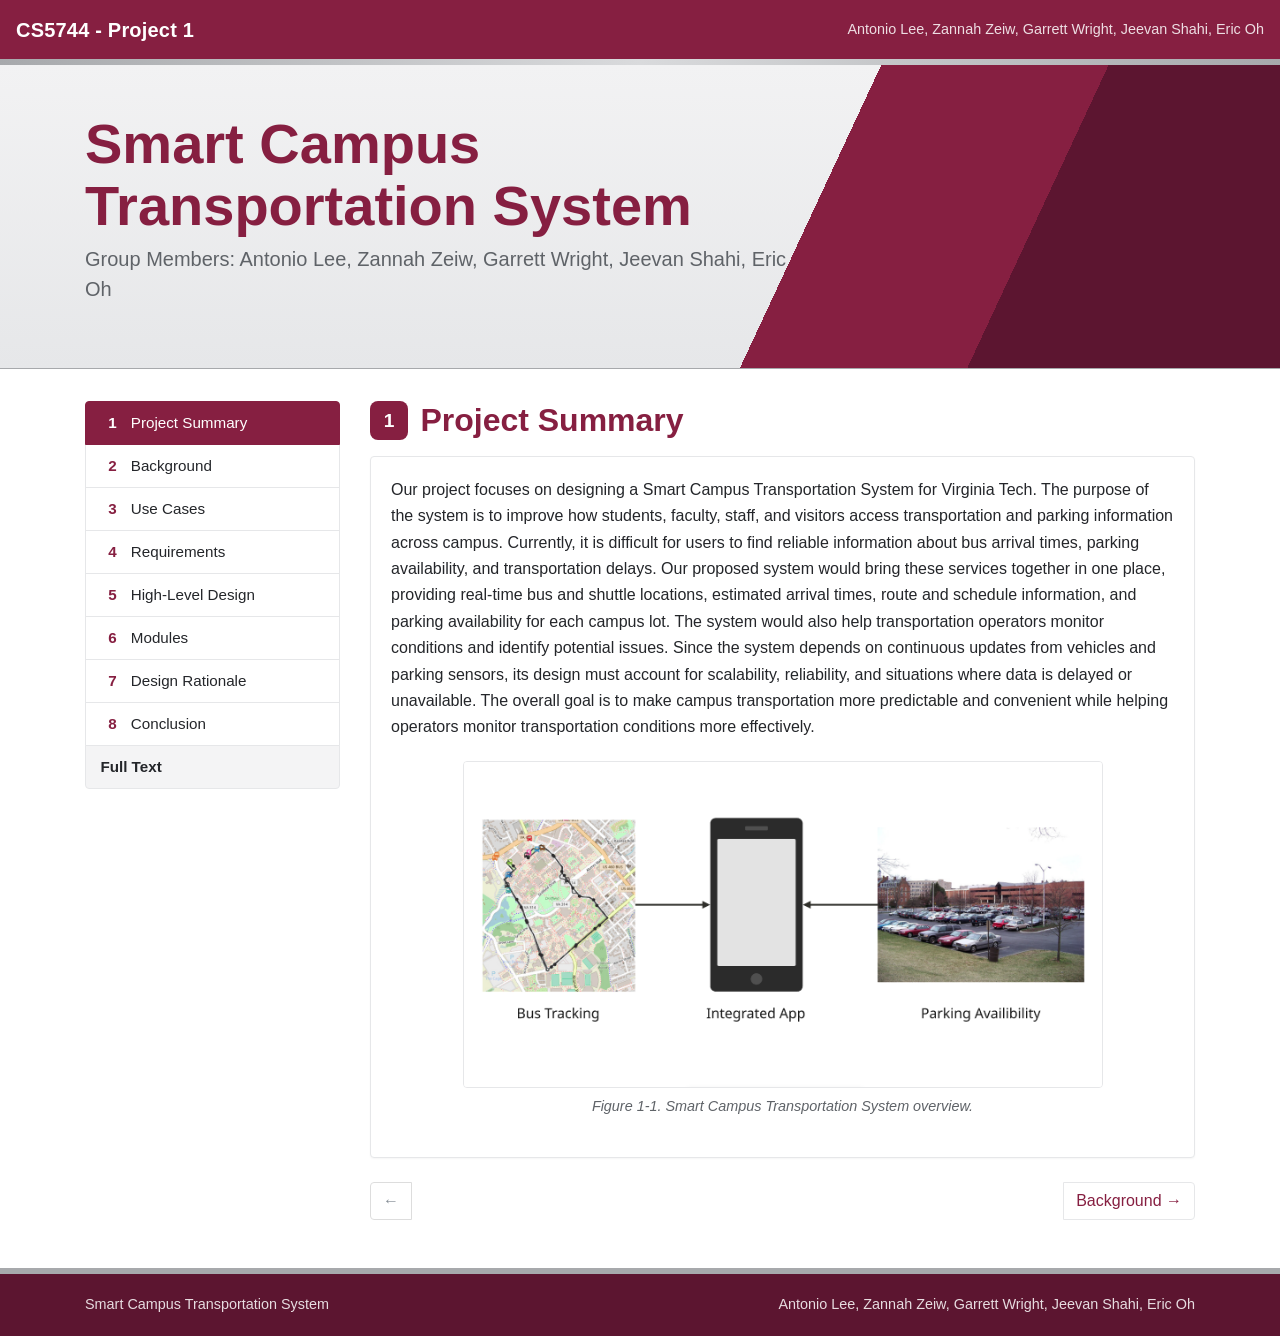
<file: index.html>
<!DOCTYPE html>
<html lang="en">
<head>
<meta charset="utf-8">
<meta name="viewport" content="width=device-width, initial-scale=1">
<title>CS5744 - Project 1</title>
<link rel="stylesheet" href="css/normalize.css">
<link rel="stylesheet" href="css/bootstrap.min.css">
<link rel="stylesheet" href="css/bt.css">
</head>
<body>
<nav class="navbar navbar-expand-lg navbar-dark bt-navbar sticky-top">
  <a class="navbar-brand" href="index.html">CS5744 - Project 1</a>
  <button class="navbar-toggler" type="button" data-toggle="collapse" data-target="#btNav" aria-controls="btNav" aria-expanded="false" aria-label="Toggle navigation">
    <span class="navbar-toggler-icon"></span>
  </button>
  <div class="collapse navbar-collapse" id="btNav">
    <ul class="navbar-nav ml-auto d-lg-none"><li class="nav-item active"><a class="nav-link" href="index.html">Project Summary</a></li><li class="nav-item"><a class="nav-link" href="background.html">Background</a></li><li class="nav-item"><a class="nav-link" href="useCases.html">Use Cases</a></li><li class="nav-item"><a class="nav-link" href="requirements.html">Requirements</a></li><li class="nav-item"><a class="nav-link" href="highLevelDesign.html">High-Level Design</a></li><li class="nav-item"><a class="nav-link" href="modules.html">Modules</a></li><li class="nav-item"><a class="nav-link" href="designRationale.html">Design Rationale</a></li><li class="nav-item"><a class="nav-link" href="conclusion.html">Conclusion</a></li><li class="nav-item"><a class="nav-link" href="complete.html">Full Text</a></li></ul>
    <span class="navbar-text ml-auto d-none d-lg-inline">Antonio Lee, Zannah Zeiw, Garrett Wright, Jeevan Shahi, Eric Oh</span>
  </div>
</nav>
<div class="bt-stripe"></div><div class="jumbotron jumbotron-fluid bt-hero"><div class="container"><h1 class="display-4">Smart Campus Transportation System</h1><p class="lead">Group Members: Antonio Lee, Zannah Zeiw, Garrett Wright, Jeevan Shahi, Eric Oh</p></div></div><div class="container bt-main"><div class="row"><aside class="col-lg-3 d-none d-lg-block"><div class="bt-side-wrap"><div class="list-group bt-side"><a href="index.html" class="list-group-item list-group-item-action active"><span class="bt-num">1</span>Project Summary</a><a href="background.html" class="list-group-item list-group-item-action"><span class="bt-num">2</span>Background</a><a href="useCases.html" class="list-group-item list-group-item-action"><span class="bt-num">3</span>Use Cases</a><a href="requirements.html" class="list-group-item list-group-item-action"><span class="bt-num">4</span>Requirements</a><a href="highLevelDesign.html" class="list-group-item list-group-item-action"><span class="bt-num">5</span>High-Level Design</a><a href="modules.html" class="list-group-item list-group-item-action"><span class="bt-num">6</span>Modules</a><a href="designRationale.html" class="list-group-item list-group-item-action"><span class="bt-num">7</span>Design Rationale</a><a href="conclusion.html" class="list-group-item list-group-item-action"><span class="bt-num">8</span>Conclusion</a><a href="complete.html" class="list-group-item list-group-item-action bt-full">Full Text</a></div></div></aside><main class="col-lg-9"><h2 class="bt-fullhead"><span class="bt-secnum">1</span>Project Summary</h2><div class="card bt-card mb-4"><div class="card-body"><p>Our project focuses on designing a Smart Campus Transportation System for Virginia Tech. The purpose of the system is to improve how students, faculty, staff, and visitors access transportation and parking information across campus. Currently, it is difficult for users to find reliable information about bus arrival times, parking availability, and transportation delays. Our proposed system would bring these services together in one place, providing real-time bus and shuttle locations, estimated arrival times, route and schedule information, and parking availability for each campus lot. The system would also help transportation operators monitor conditions and identify potential issues. Since the system depends on continuous updates from vehicles and parking sensors, its design must account for scalability, reliability, and situations where data is delayed or unavailable. The overall goal is to make campus transportation more predictable and convenient while helping operators monitor transportation conditions more effectively.</p><figure class="figure bt-figure"><a href="img/Figure1.png"><img src="img/Figure1.png" class="figure-img img-fluid rounded" alt="Figure 1-1. Smart Campus Transportation System overview."></a><figcaption class="figure-caption">Figure 1-1. Smart Campus Transportation System overview.</figcaption></figure></div></div><nav aria-label="Page navigation"><ul class="pagination justify-content-between bt-pager"><li class="page-item disabled"><span class="page-link">&larr;</span></li><li class="page-item"><a class="page-link" href="background.html">Background &rarr;</a></li></ul></nav></main></div></div><footer class="bt-footer"><div class="container"><div class="row"><div class="col-md-6">Smart Campus Transportation System</div><div class="col-md-6 text-md-right">Antonio Lee, Zannah Zeiw, Garrett Wright, Jeevan Shahi, Eric Oh</div></div></div></footer>
<script src="js/vendor/jquery.slim.min.js"></script>
<script src="js/vendor/popper.min.js"></script>
<script src="js/vendor/bootstrap.min.js"></script>
</body>
</html>
</file>
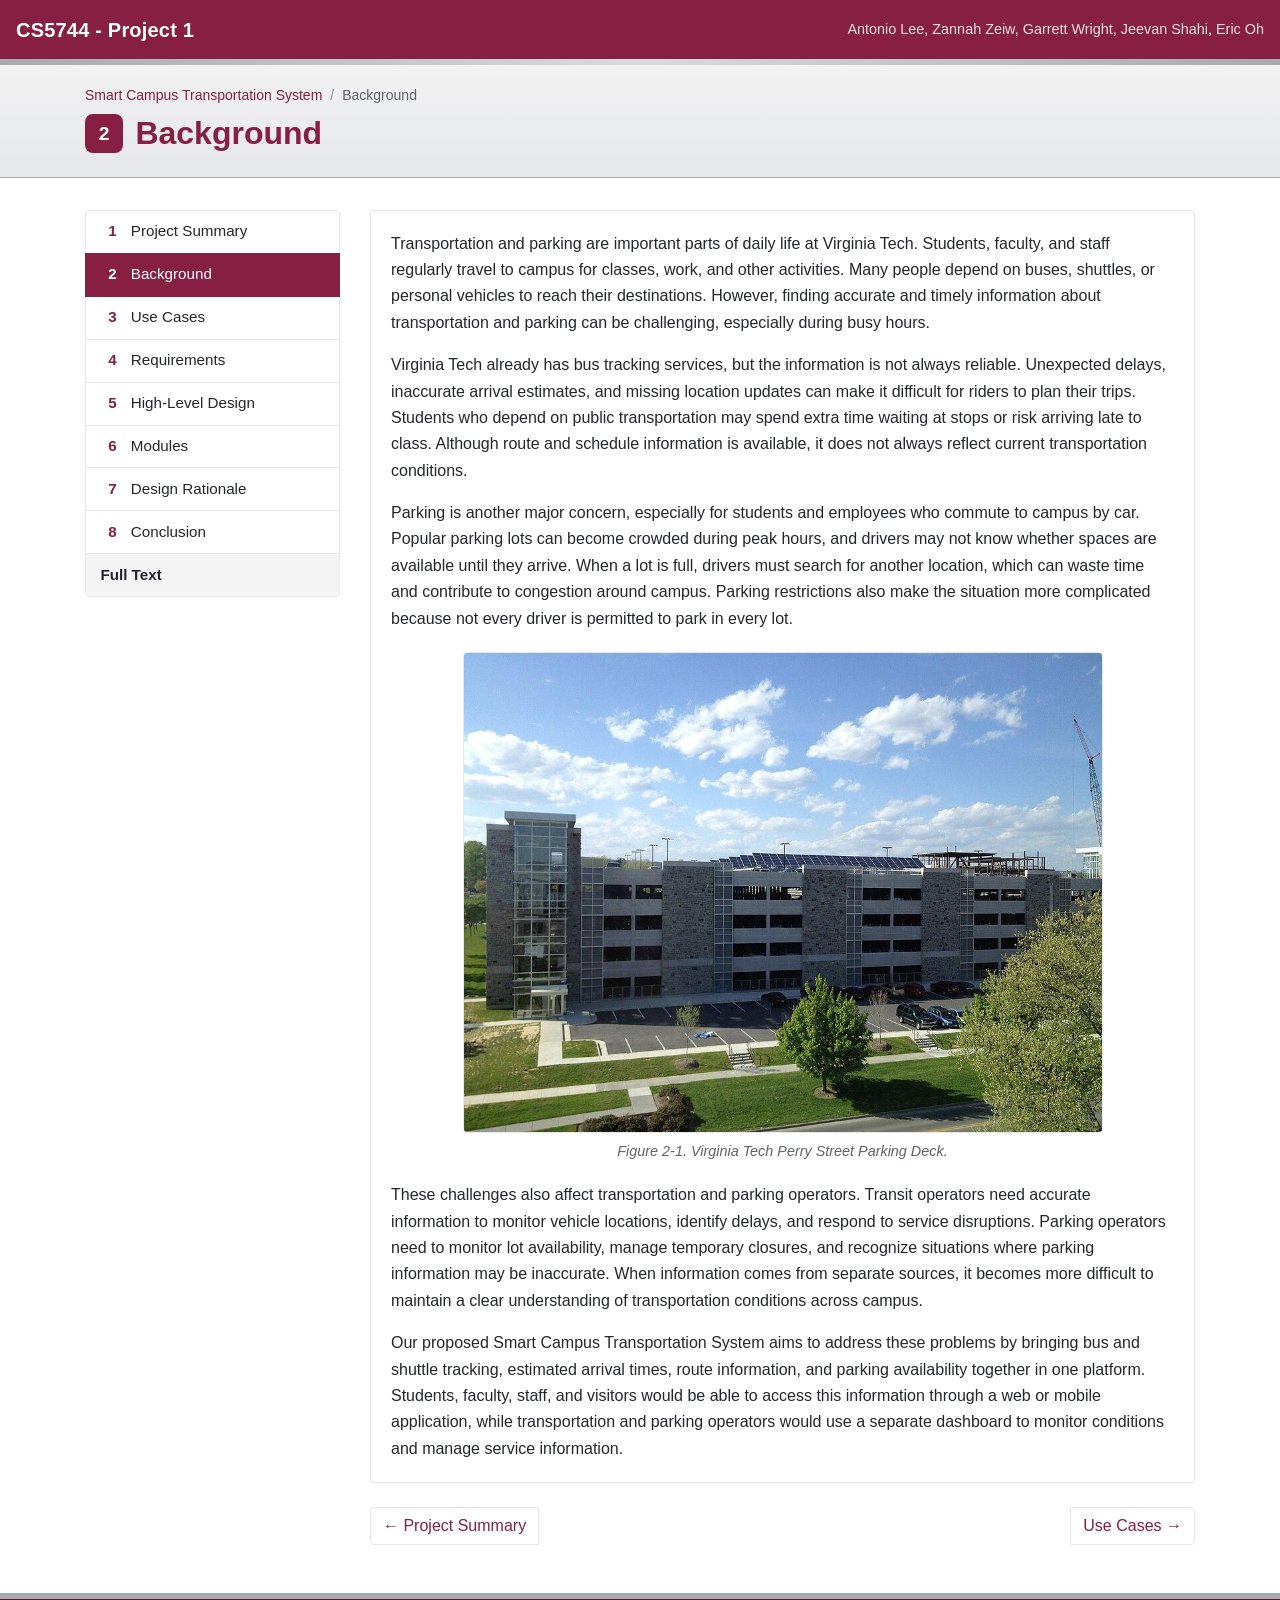
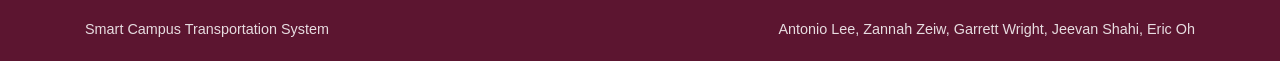
<file: background.html>
<!DOCTYPE html>
<html lang="en">
<head>
<meta charset="utf-8">
<meta name="viewport" content="width=device-width, initial-scale=1">
<title>CS5744 - Project 1</title>
<link rel="stylesheet" href="css/normalize.css">
<link rel="stylesheet" href="css/bootstrap.min.css">
<link rel="stylesheet" href="css/bt.css">
</head>
<body>
<nav class="navbar navbar-expand-lg navbar-dark bt-navbar sticky-top">
  <a class="navbar-brand" href="index.html">CS5744 - Project 1</a>
  <button class="navbar-toggler" type="button" data-toggle="collapse" data-target="#btNav" aria-controls="btNav" aria-expanded="false" aria-label="Toggle navigation">
    <span class="navbar-toggler-icon"></span>
  </button>
  <div class="collapse navbar-collapse" id="btNav">
    <ul class="navbar-nav ml-auto d-lg-none"><li class="nav-item"><a class="nav-link" href="index.html">Project Summary</a></li><li class="nav-item active"><a class="nav-link" href="background.html">Background</a></li><li class="nav-item"><a class="nav-link" href="useCases.html">Use Cases</a></li><li class="nav-item"><a class="nav-link" href="requirements.html">Requirements</a></li><li class="nav-item"><a class="nav-link" href="highLevelDesign.html">High-Level Design</a></li><li class="nav-item"><a class="nav-link" href="modules.html">Modules</a></li><li class="nav-item"><a class="nav-link" href="designRationale.html">Design Rationale</a></li><li class="nav-item"><a class="nav-link" href="conclusion.html">Conclusion</a></li><li class="nav-item"><a class="nav-link" href="complete.html">Full Text</a></li></ul>
    <span class="navbar-text ml-auto d-none d-lg-inline">Antonio Lee, Zannah Zeiw, Garrett Wright, Jeevan Shahi, Eric Oh</span>
  </div>
</nav>
<div class="bt-stripe"></div><div class="bt-pagehead"><div class="container"><nav aria-label="breadcrumb"><ol class="breadcrumb bt-crumb"><li class="breadcrumb-item"><a href="index.html">Smart Campus Transportation System</a></li><li class="breadcrumb-item active" aria-current="page">Background</li></ol></nav><h1><span class="bt-secnum">2</span>Background</h1></div></div><div class="container bt-main"><div class="row"><aside class="col-lg-3 d-none d-lg-block"><div class="bt-side-wrap"><div class="list-group bt-side"><a href="index.html" class="list-group-item list-group-item-action"><span class="bt-num">1</span>Project Summary</a><a href="background.html" class="list-group-item list-group-item-action active"><span class="bt-num">2</span>Background</a><a href="useCases.html" class="list-group-item list-group-item-action"><span class="bt-num">3</span>Use Cases</a><a href="requirements.html" class="list-group-item list-group-item-action"><span class="bt-num">4</span>Requirements</a><a href="highLevelDesign.html" class="list-group-item list-group-item-action"><span class="bt-num">5</span>High-Level Design</a><a href="modules.html" class="list-group-item list-group-item-action"><span class="bt-num">6</span>Modules</a><a href="designRationale.html" class="list-group-item list-group-item-action"><span class="bt-num">7</span>Design Rationale</a><a href="conclusion.html" class="list-group-item list-group-item-action"><span class="bt-num">8</span>Conclusion</a><a href="complete.html" class="list-group-item list-group-item-action bt-full">Full Text</a></div></div></aside><main class="col-lg-9"><div class="card bt-card mb-4"><div class="card-body"><p>Transportation and parking are important parts of daily life at Virginia Tech. Students, faculty, and staff regularly travel to campus for classes, work, and other activities. Many people depend on buses, shuttles, or personal vehicles to reach their destinations. However, finding accurate and timely information about transportation and parking can be challenging, especially during busy hours.</p><p>Virginia Tech already has bus tracking services, but the information is not always reliable. Unexpected delays, inaccurate arrival estimates, and missing location updates can make it difficult for riders to plan their trips. Students who depend on public transportation may spend extra time waiting at stops or risk arriving late to class. Although route and schedule information is available, it does not always reflect current transportation conditions.</p><p>Parking is another major concern, especially for students and employees who commute to campus by car. Popular parking lots can become crowded during peak hours, and drivers may not know whether spaces are available until they arrive. When a lot is full, drivers must search for another location, which can waste time and contribute to congestion around campus. Parking restrictions also make the situation more complicated because not every driver is permitted to park in every lot.</p><figure class="figure bt-figure"><a href="img/Figure2.jpg"><img src="img/Figure2.jpg" class="figure-img img-fluid rounded" alt="Figure 2-1. Virginia Tech Perry Street Parking Deck."></a><figcaption class="figure-caption">Figure 2-1. Virginia Tech Perry Street Parking Deck.</figcaption></figure><p>These challenges also affect transportation and parking operators. Transit operators need accurate information to monitor vehicle locations, identify delays, and respond to service disruptions. Parking operators need to monitor lot availability, manage temporary closures, and recognize situations where parking information may be inaccurate. When information comes from separate sources, it becomes more difficult to maintain a clear understanding of transportation conditions across campus.</p><p>Our proposed Smart Campus Transportation System aims to address these problems by bringing bus and shuttle tracking, estimated arrival times, route information, and parking availability together in one platform. Students, faculty, staff, and visitors would be able to access this information through a web or mobile application, while transportation and parking operators would use a separate dashboard to monitor conditions and manage service information.</p></div></div><nav aria-label="Page navigation"><ul class="pagination justify-content-between bt-pager"><li class="page-item"><a class="page-link" href="index.html">&larr; Project Summary</a></li><li class="page-item"><a class="page-link" href="useCases.html">Use Cases &rarr;</a></li></ul></nav></main></div></div><footer class="bt-footer"><div class="container"><div class="row"><div class="col-md-6">Smart Campus Transportation System</div><div class="col-md-6 text-md-right">Antonio Lee, Zannah Zeiw, Garrett Wright, Jeevan Shahi, Eric Oh</div></div></div></footer>
<script src="js/vendor/jquery.slim.min.js"></script>
<script src="js/vendor/popper.min.js"></script>
<script src="js/vendor/bootstrap.min.js"></script>
</body>
</html>
</file>
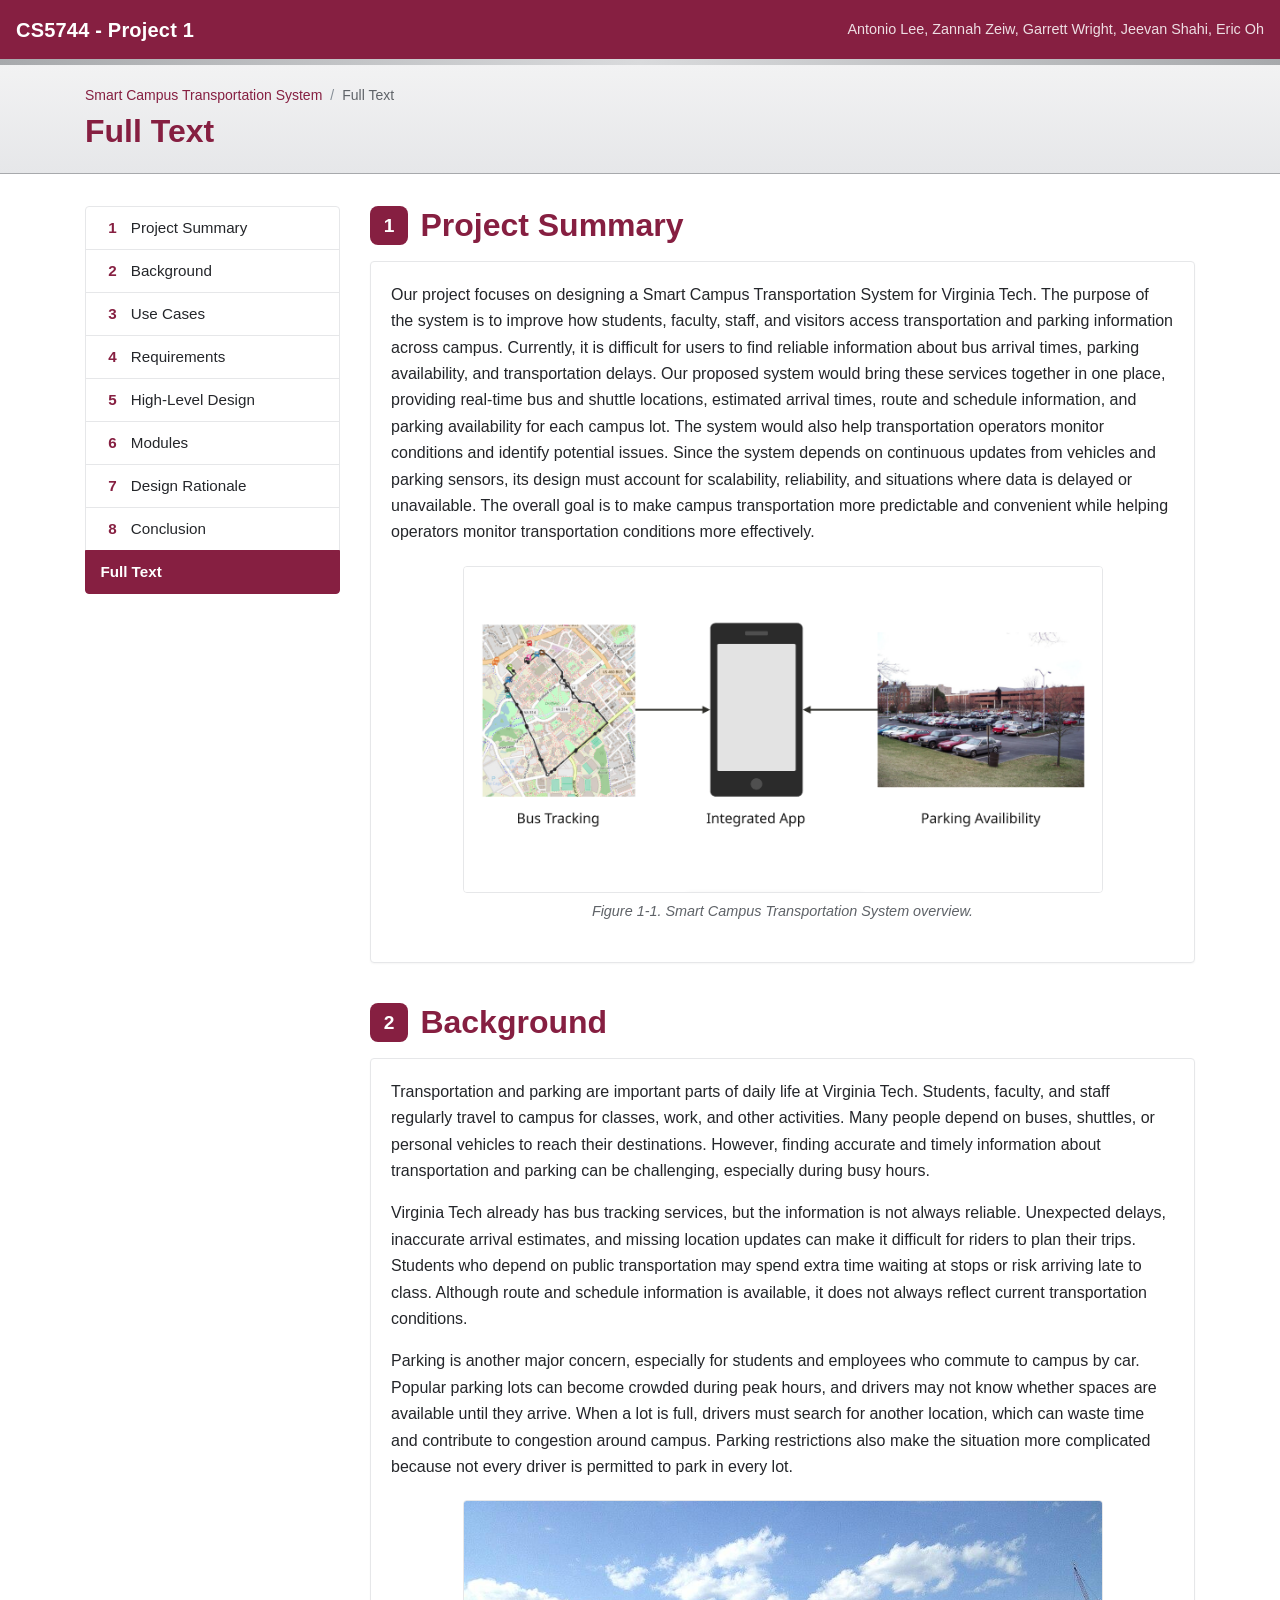
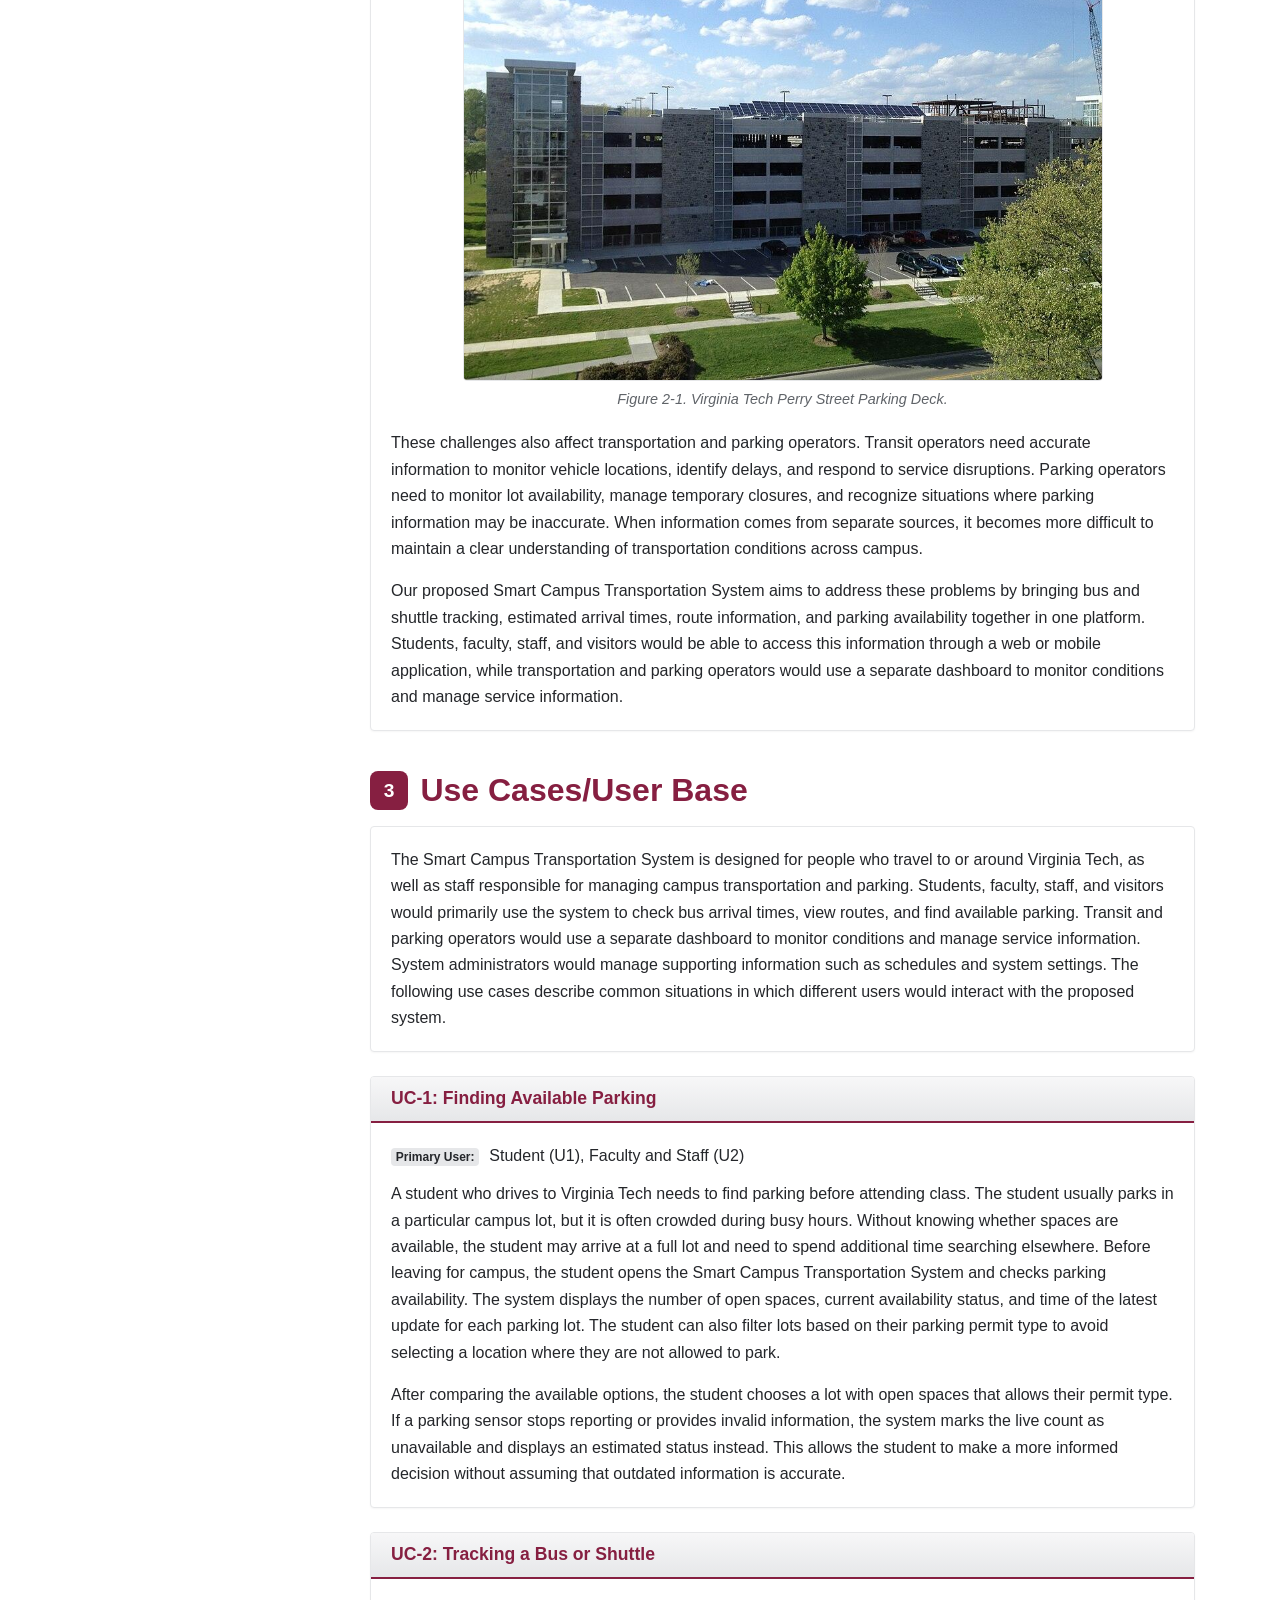
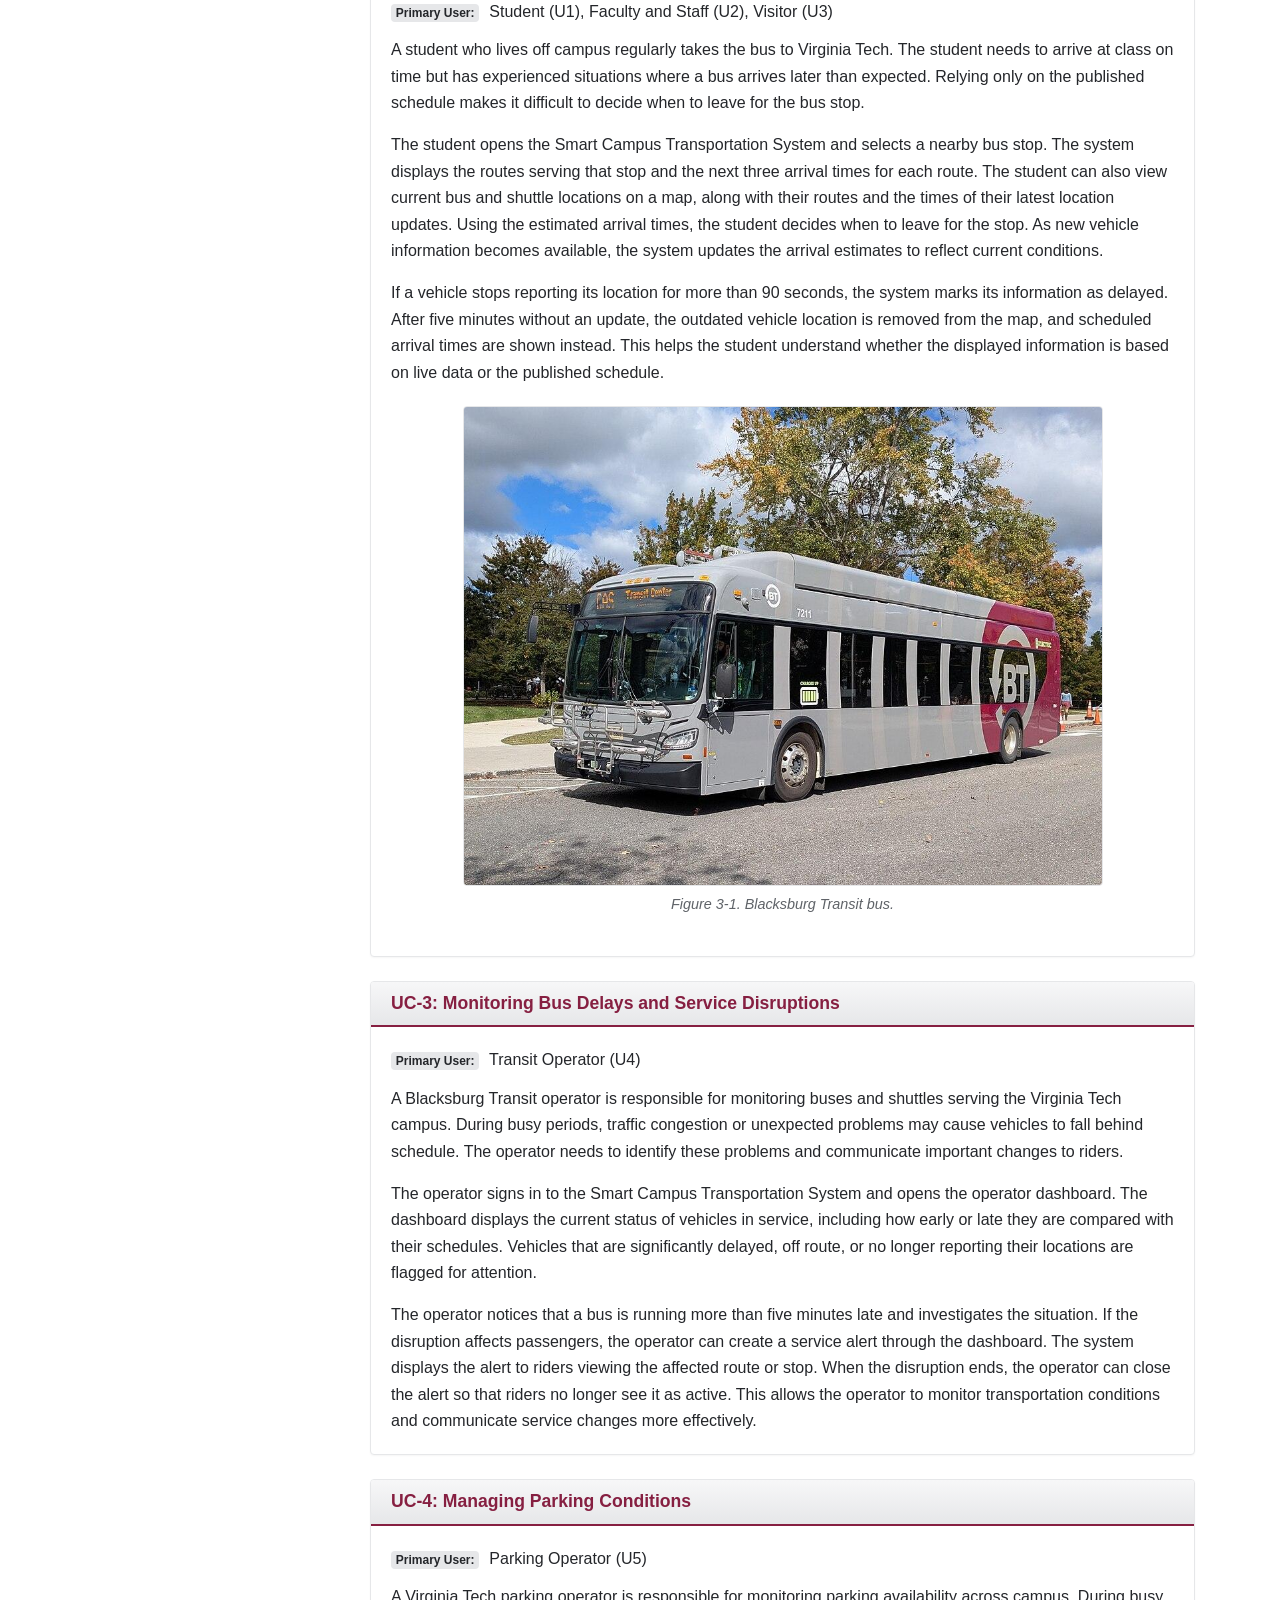
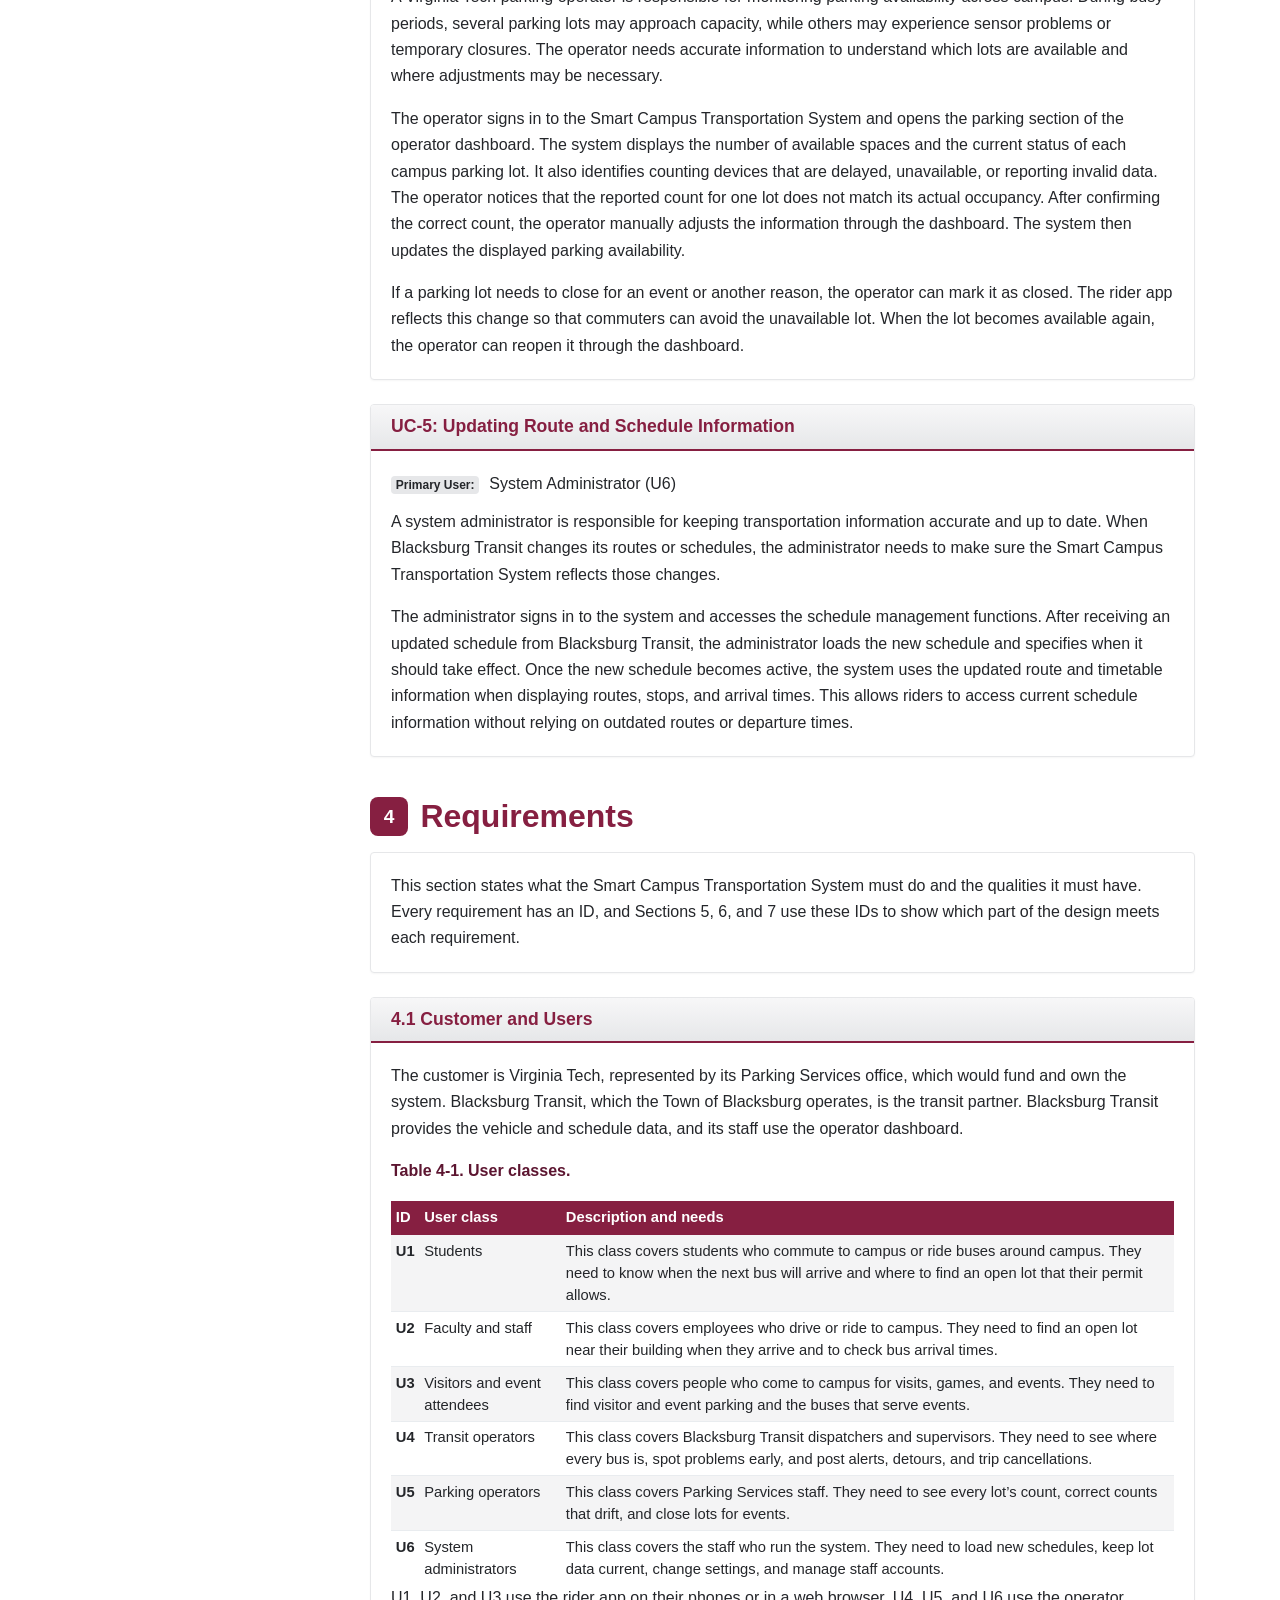
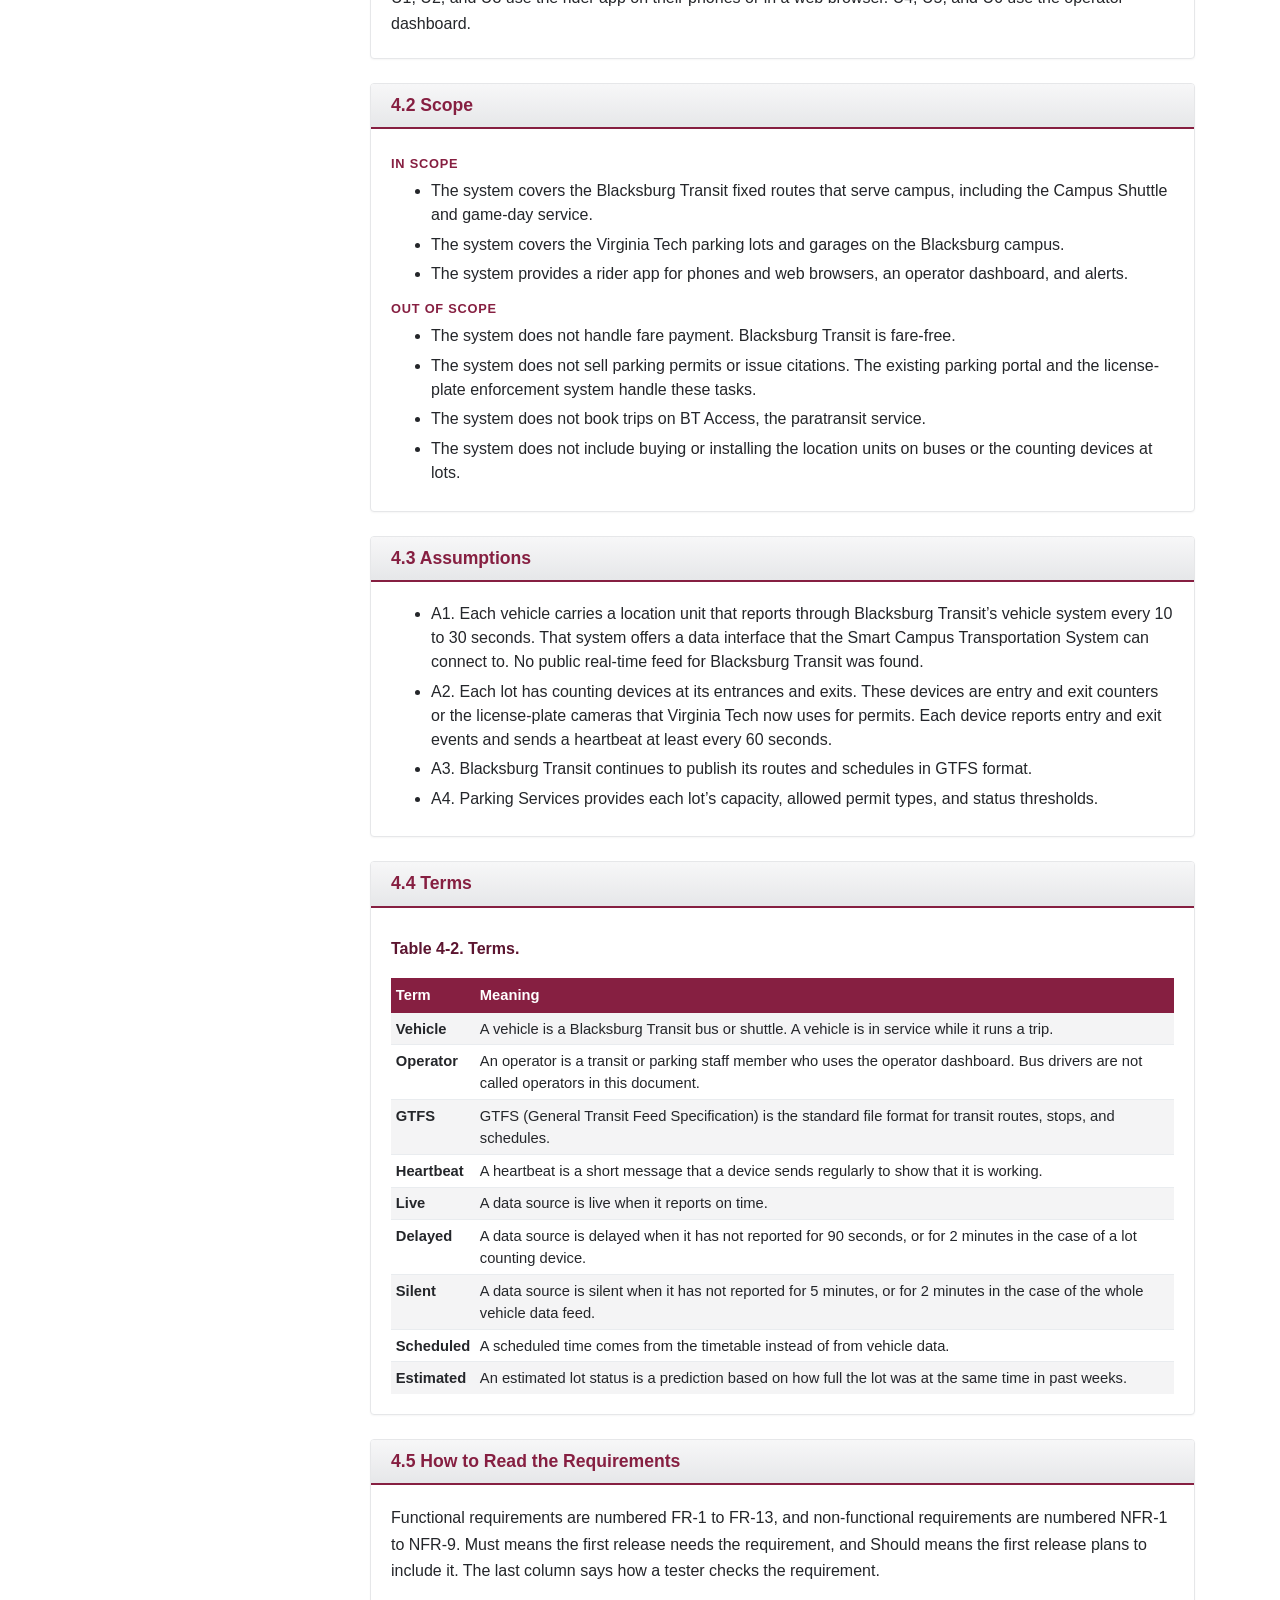
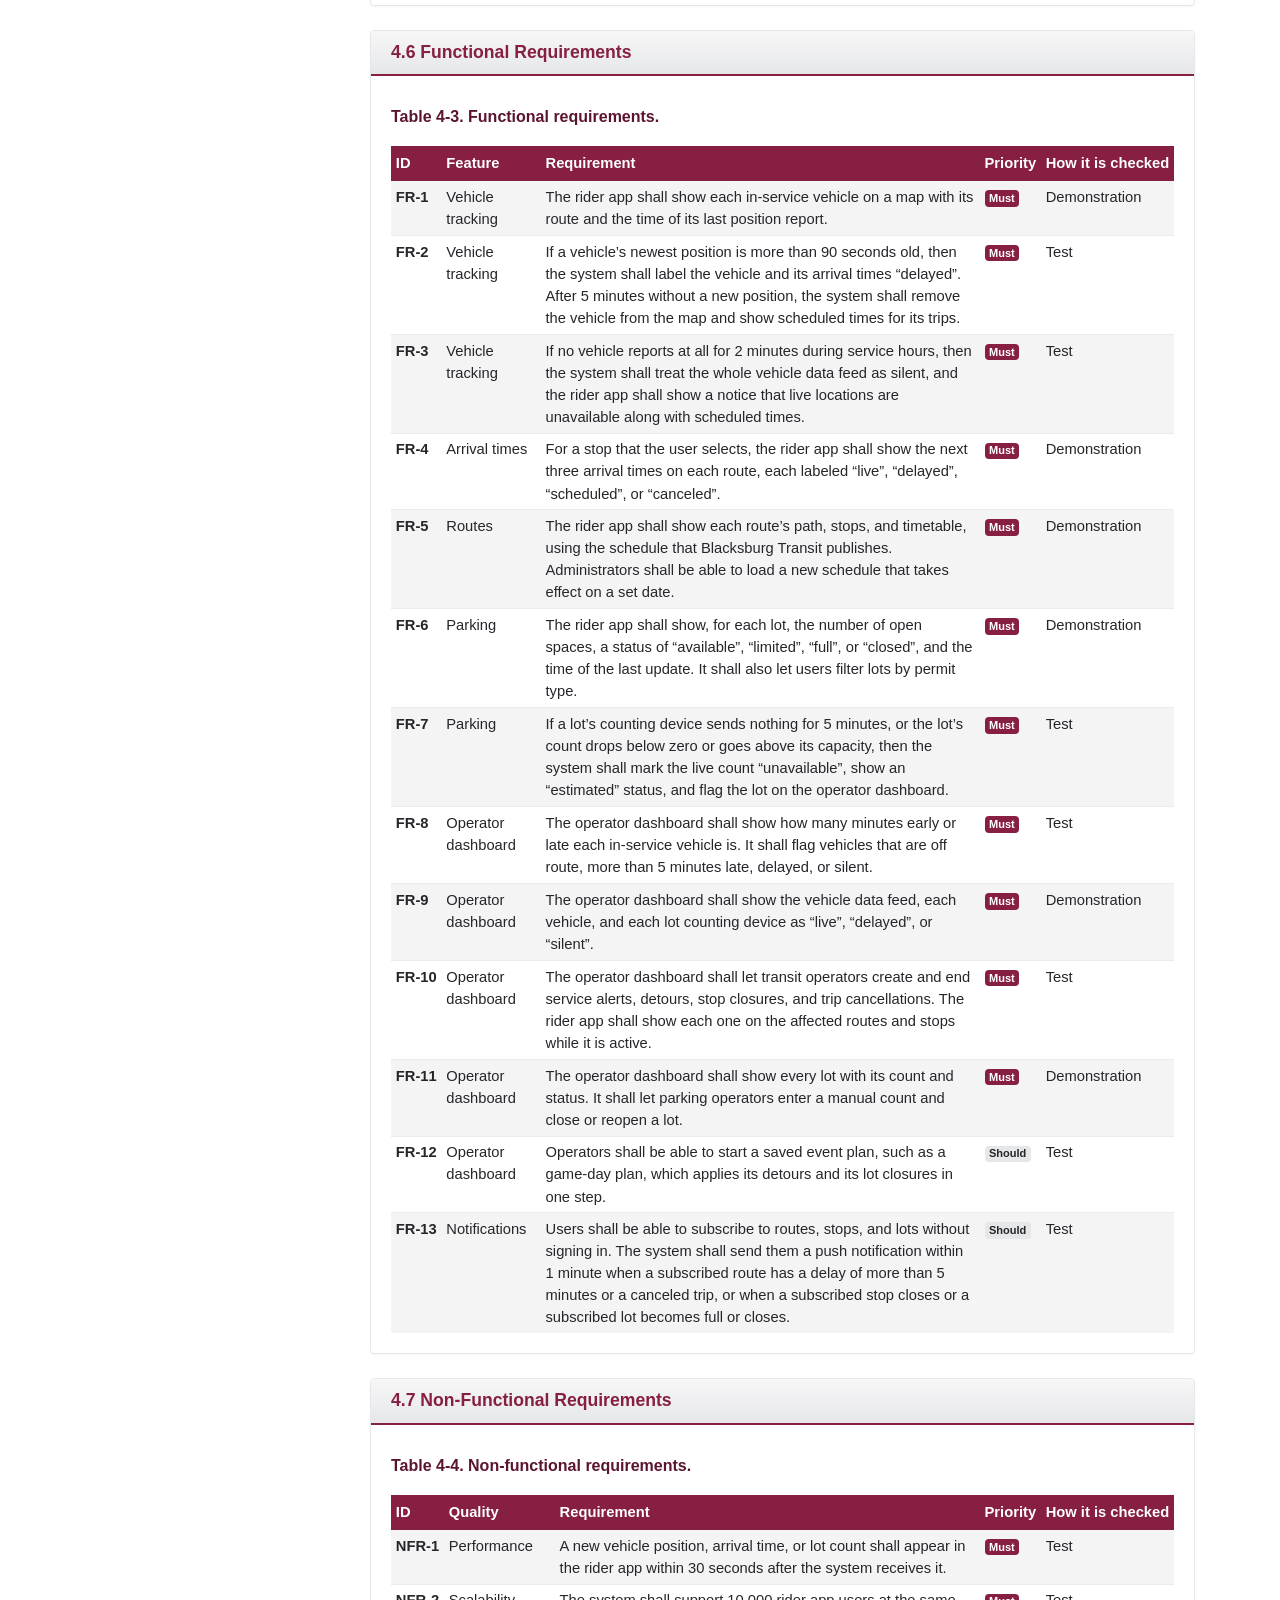
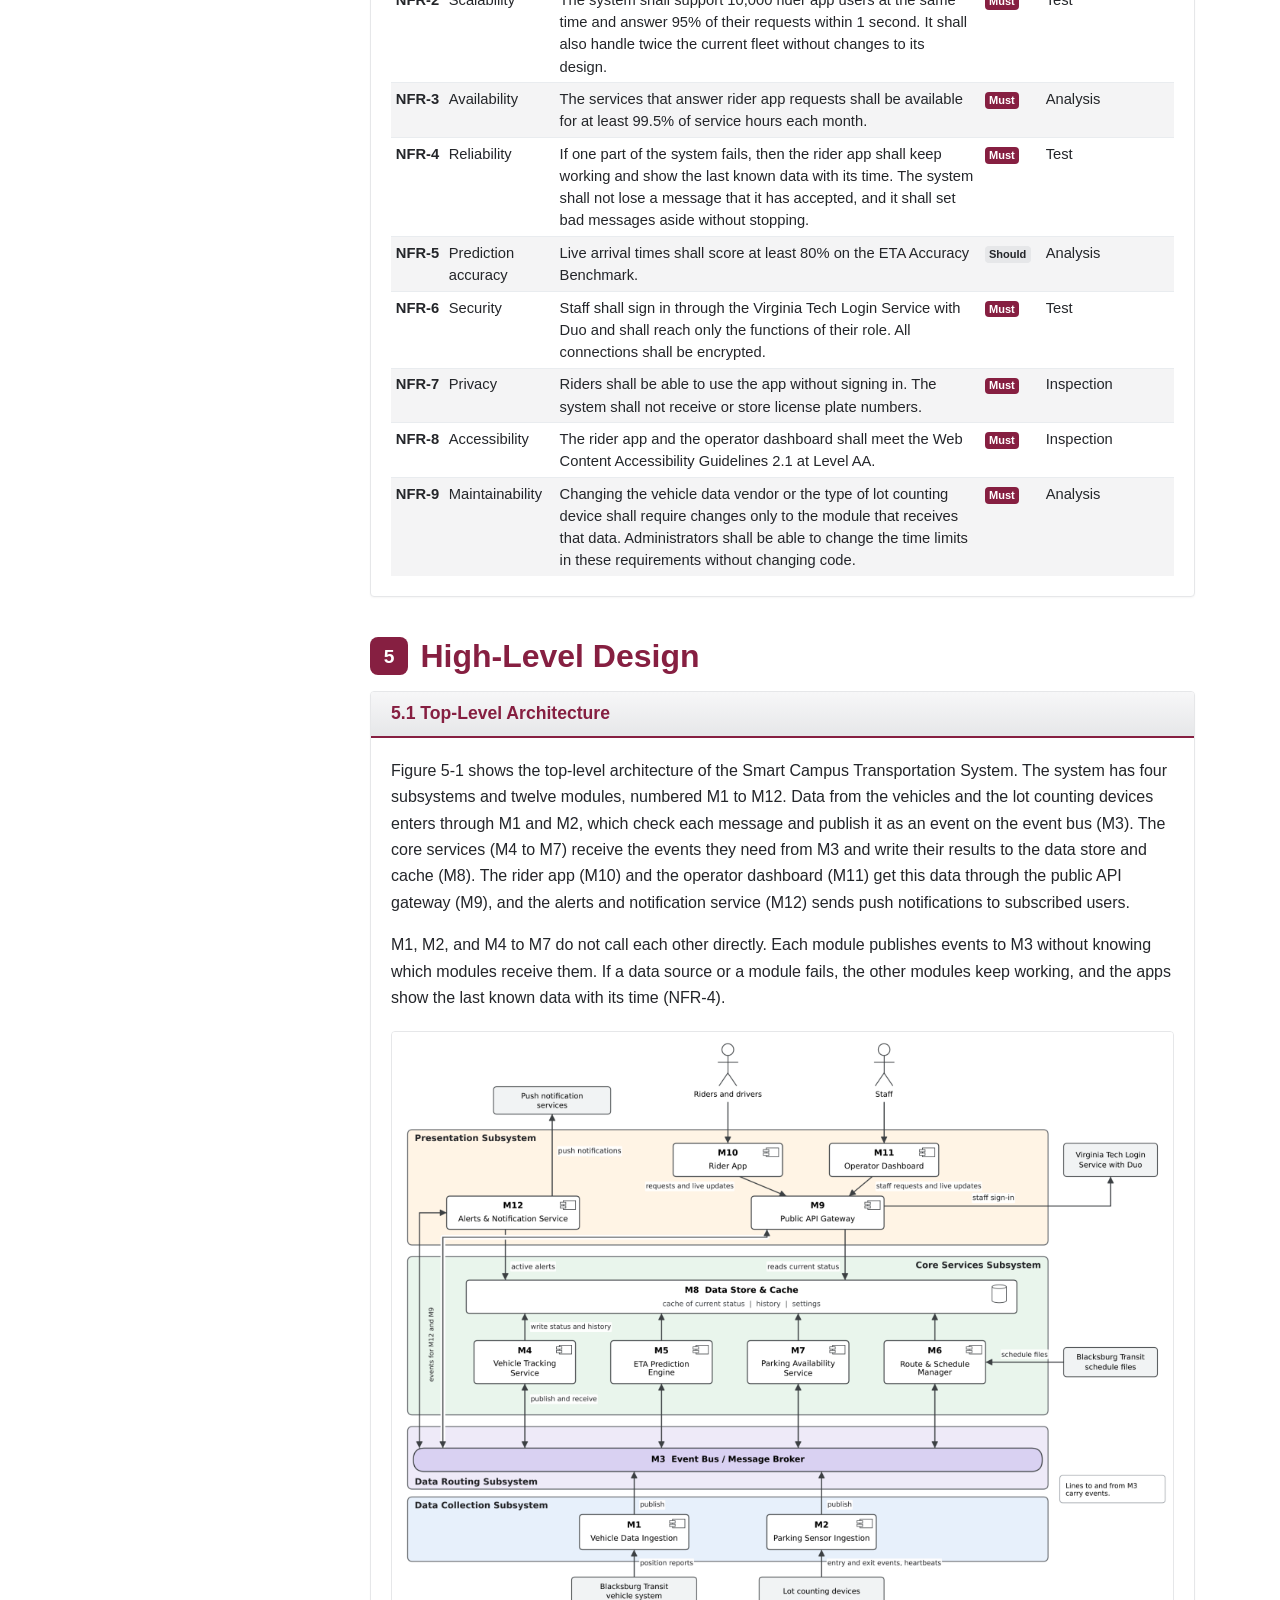
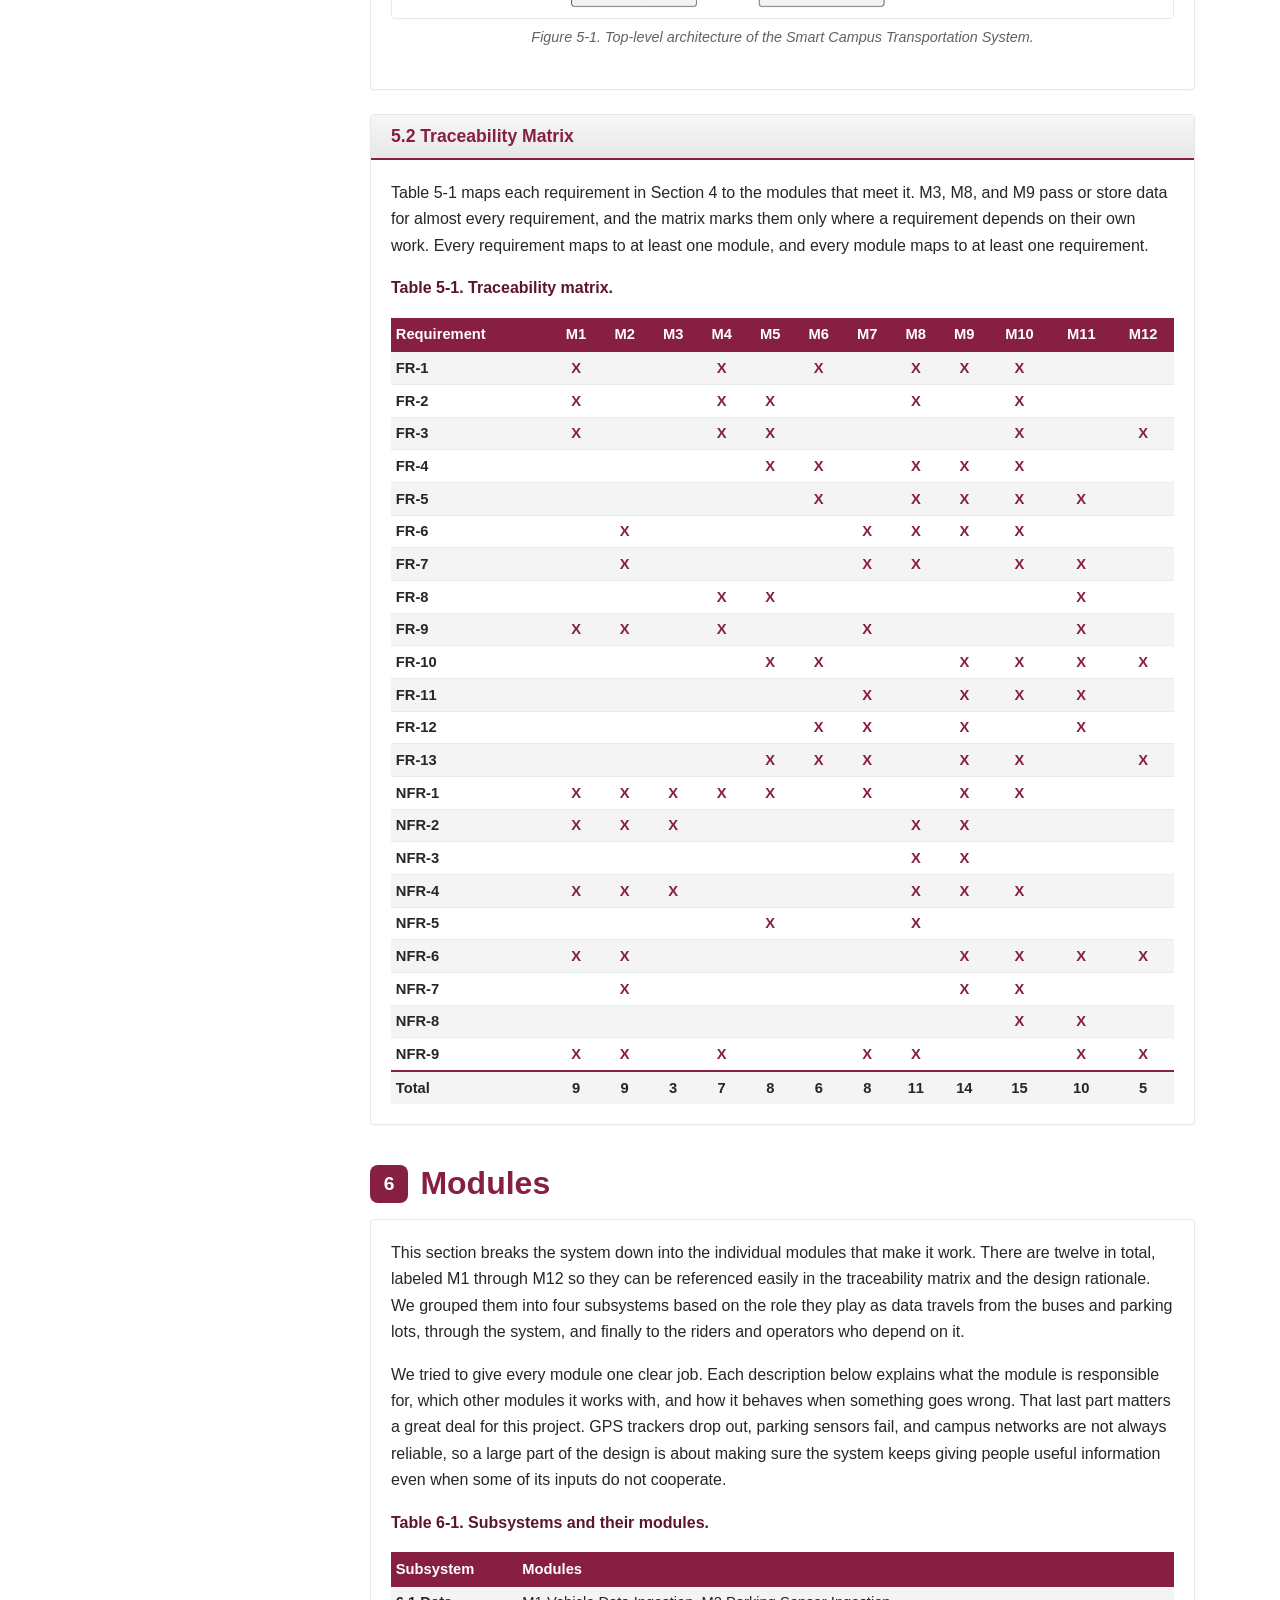
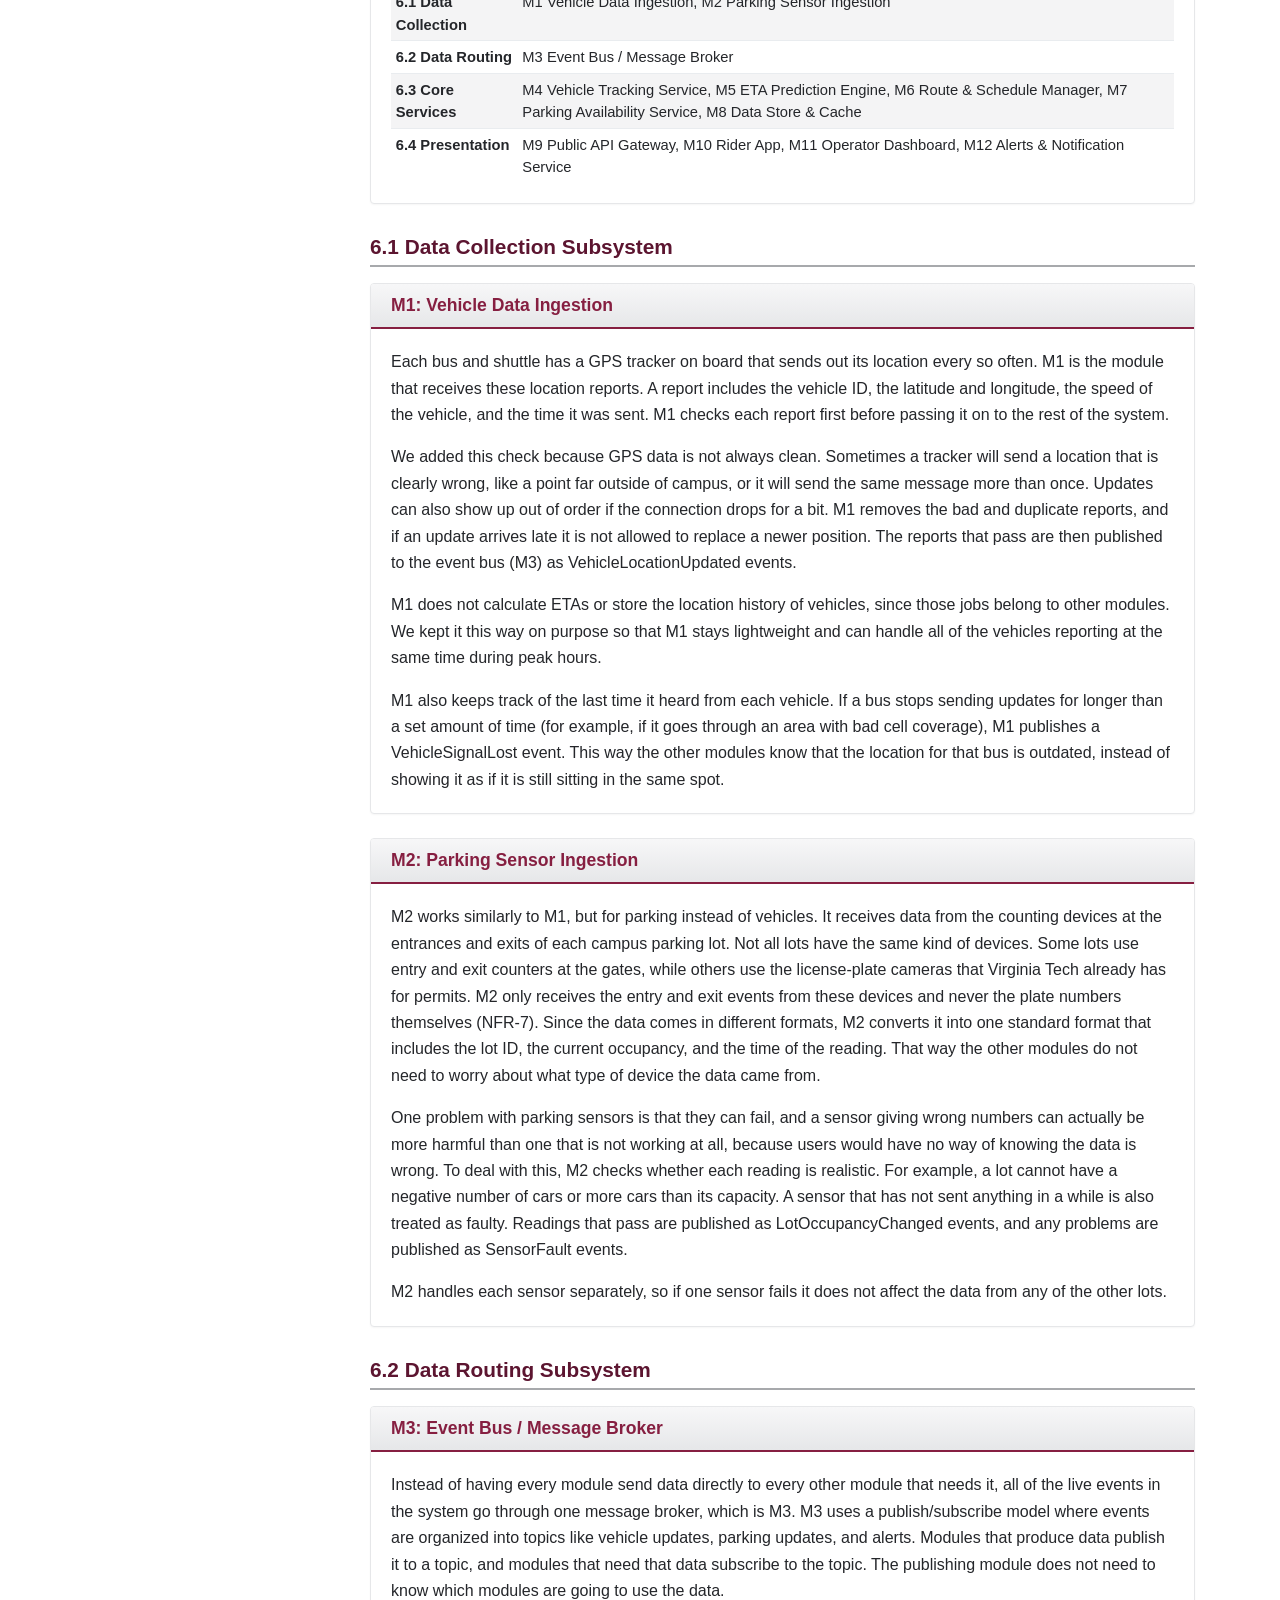
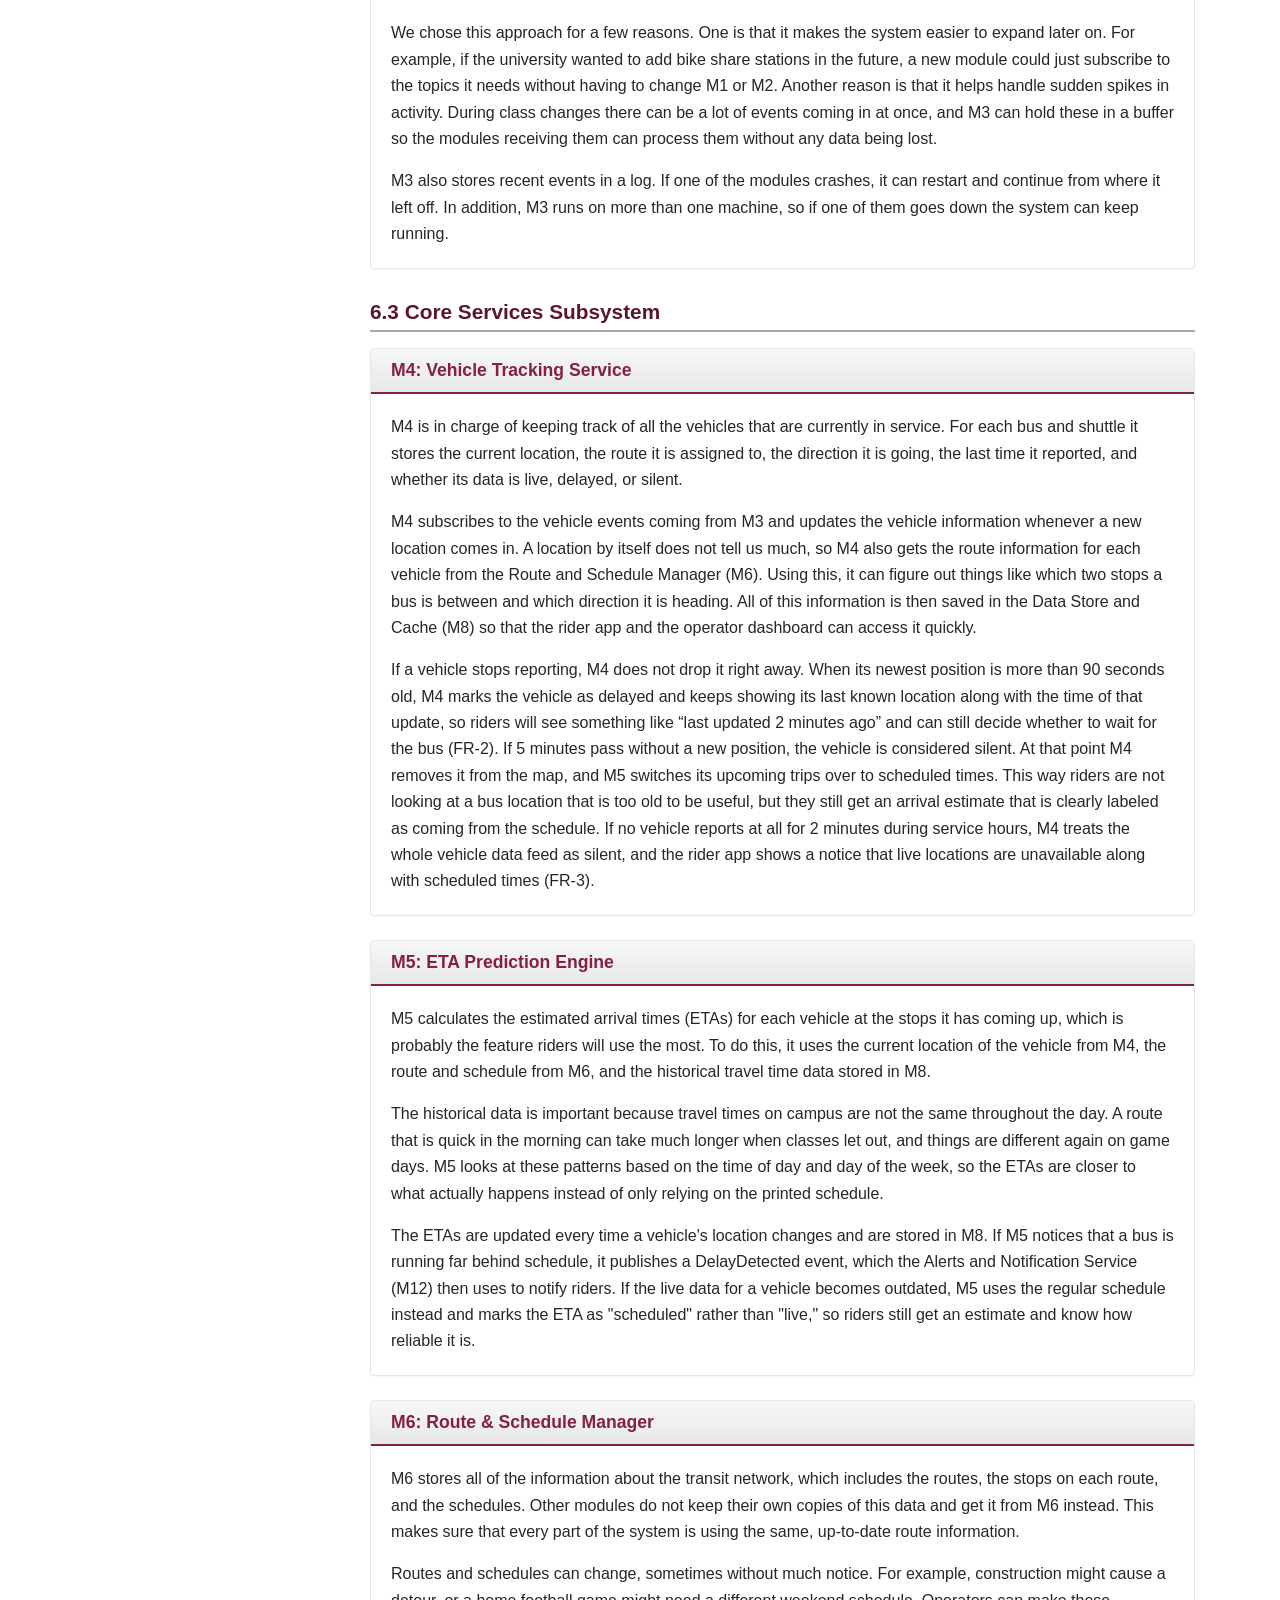
<file: complete.html>
<!DOCTYPE html>
<html lang="en">
<head>
<meta charset="utf-8">
<meta name="viewport" content="width=device-width, initial-scale=1">
<title>CS5744 - Project 1</title>
<link rel="stylesheet" href="css/normalize.css">
<link rel="stylesheet" href="css/bootstrap.min.css">
<link rel="stylesheet" href="css/bt.css">
</head>
<body>
<nav class="navbar navbar-expand-lg navbar-dark bt-navbar sticky-top">
  <a class="navbar-brand" href="index.html">CS5744 - Project 1</a>
  <button class="navbar-toggler" type="button" data-toggle="collapse" data-target="#btNav" aria-controls="btNav" aria-expanded="false" aria-label="Toggle navigation">
    <span class="navbar-toggler-icon"></span>
  </button>
  <div class="collapse navbar-collapse" id="btNav">
    <ul class="navbar-nav ml-auto d-lg-none"><li class="nav-item"><a class="nav-link" href="index.html">Project Summary</a></li><li class="nav-item"><a class="nav-link" href="background.html">Background</a></li><li class="nav-item"><a class="nav-link" href="useCases.html">Use Cases</a></li><li class="nav-item"><a class="nav-link" href="requirements.html">Requirements</a></li><li class="nav-item"><a class="nav-link" href="highLevelDesign.html">High-Level Design</a></li><li class="nav-item"><a class="nav-link" href="modules.html">Modules</a></li><li class="nav-item"><a class="nav-link" href="designRationale.html">Design Rationale</a></li><li class="nav-item"><a class="nav-link" href="conclusion.html">Conclusion</a></li><li class="nav-item active"><a class="nav-link" href="complete.html">Full Text</a></li></ul>
    <span class="navbar-text ml-auto d-none d-lg-inline">Antonio Lee, Zannah Zeiw, Garrett Wright, Jeevan Shahi, Eric Oh</span>
  </div>
</nav>
<div class="bt-stripe"></div><div class="bt-pagehead"><div class="container"><nav aria-label="breadcrumb"><ol class="breadcrumb bt-crumb"><li class="breadcrumb-item"><a href="index.html">Smart Campus Transportation System</a></li><li class="breadcrumb-item active" aria-current="page">Full Text</li></ol></nav><h1>Full Text</h1></div></div><div class="container bt-main"><div class="row"><aside class="col-lg-3 d-none d-lg-block"><div class="bt-side-wrap"><div class="list-group bt-side"><a href="index.html" class="list-group-item list-group-item-action"><span class="bt-num">1</span>Project Summary</a><a href="background.html" class="list-group-item list-group-item-action"><span class="bt-num">2</span>Background</a><a href="useCases.html" class="list-group-item list-group-item-action"><span class="bt-num">3</span>Use Cases</a><a href="requirements.html" class="list-group-item list-group-item-action"><span class="bt-num">4</span>Requirements</a><a href="highLevelDesign.html" class="list-group-item list-group-item-action"><span class="bt-num">5</span>High-Level Design</a><a href="modules.html" class="list-group-item list-group-item-action"><span class="bt-num">6</span>Modules</a><a href="designRationale.html" class="list-group-item list-group-item-action"><span class="bt-num">7</span>Design Rationale</a><a href="conclusion.html" class="list-group-item list-group-item-action"><span class="bt-num">8</span>Conclusion</a><a href="complete.html" class="list-group-item list-group-item-action bt-full active">Full Text</a></div></div></aside><main class="col-lg-9"><h2 class="bt-fullhead" id="project-summary"><span class="bt-secnum">1</span>Project Summary</h2><div class="card bt-card mb-4"><div class="card-body"><p>Our project focuses on designing a Smart Campus Transportation System for Virginia Tech. The purpose of the system is to improve how students, faculty, staff, and visitors access transportation and parking information across campus. Currently, it is difficult for users to find reliable information about bus arrival times, parking availability, and transportation delays. Our proposed system would bring these services together in one place, providing real-time bus and shuttle locations, estimated arrival times, route and schedule information, and parking availability for each campus lot. The system would also help transportation operators monitor conditions and identify potential issues. Since the system depends on continuous updates from vehicles and parking sensors, its design must account for scalability, reliability, and situations where data is delayed or unavailable. The overall goal is to make campus transportation more predictable and convenient while helping operators monitor transportation conditions more effectively.</p><figure class="figure bt-figure"><a href="img/Figure1.png"><img src="img/Figure1.png" class="figure-img img-fluid rounded" alt="Figure 1-1. Smart Campus Transportation System overview."></a><figcaption class="figure-caption">Figure 1-1. Smart Campus Transportation System overview.</figcaption></figure></div></div><h2 class="bt-fullhead" id="background"><span class="bt-secnum">2</span>Background</h2><div class="card bt-card mb-4"><div class="card-body"><p>Transportation and parking are important parts of daily life at Virginia Tech. Students, faculty, and staff regularly travel to campus for classes, work, and other activities. Many people depend on buses, shuttles, or personal vehicles to reach their destinations. However, finding accurate and timely information about transportation and parking can be challenging, especially during busy hours.</p><p>Virginia Tech already has bus tracking services, but the information is not always reliable. Unexpected delays, inaccurate arrival estimates, and missing location updates can make it difficult for riders to plan their trips. Students who depend on public transportation may spend extra time waiting at stops or risk arriving late to class. Although route and schedule information is available, it does not always reflect current transportation conditions.</p><p>Parking is another major concern, especially for students and employees who commute to campus by car. Popular parking lots can become crowded during peak hours, and drivers may not know whether spaces are available until they arrive. When a lot is full, drivers must search for another location, which can waste time and contribute to congestion around campus. Parking restrictions also make the situation more complicated because not every driver is permitted to park in every lot.</p><figure class="figure bt-figure"><a href="img/Figure2.jpg"><img src="img/Figure2.jpg" class="figure-img img-fluid rounded" alt="Figure 2-1. Virginia Tech Perry Street Parking Deck."></a><figcaption class="figure-caption">Figure 2-1. Virginia Tech Perry Street Parking Deck.</figcaption></figure><p>These challenges also affect transportation and parking operators. Transit operators need accurate information to monitor vehicle locations, identify delays, and respond to service disruptions. Parking operators need to monitor lot availability, manage temporary closures, and recognize situations where parking information may be inaccurate. When information comes from separate sources, it becomes more difficult to maintain a clear understanding of transportation conditions across campus.</p><p>Our proposed Smart Campus Transportation System aims to address these problems by bringing bus and shuttle tracking, estimated arrival times, route information, and parking availability together in one platform. Students, faculty, staff, and visitors would be able to access this information through a web or mobile application, while transportation and parking operators would use a separate dashboard to monitor conditions and manage service information.</p></div></div><h2 class="bt-fullhead" id="use-cases-user-base"><span class="bt-secnum">3</span>Use Cases/User Base</h2><div class="card bt-card mb-4"><div class="card-body"><p>The Smart Campus Transportation System is designed for people who travel to or around Virginia Tech, as well as staff responsible for managing campus transportation and parking. Students, faculty, staff, and visitors would primarily use the system to check bus arrival times, view routes, and find available parking. Transit and parking operators would use a separate dashboard to monitor conditions and manage service information. System administrators would manage supporting information such as schedules and system settings. The following use cases describe common situations in which different users would interact with the proposed system.</p></div></div>
<div class="card bt-card mb-4" id="uc-1-finding-available-parking"><div class="card-header"><h5 class="mb-0">UC-1: Finding Available Parking</h5></div><div class="card-body"><p class="bt-meta"><span class="badge badge-silver">Primary User:</span> Student (U1), Faculty and Staff (U2)</p><p>A student who drives to Virginia Tech needs to find parking before attending class. The student usually parks in a particular campus lot, but it is often crowded during busy hours. Without knowing whether spaces are available, the student may arrive at a full lot and need to spend additional time searching elsewhere. Before leaving for campus, the student opens the Smart Campus Transportation System and checks parking availability. The system displays the number of open spaces, current availability status, and time of the latest update for each parking lot. The student can also filter lots based on their parking permit type to avoid selecting a location where they are not allowed to park.</p><p>After comparing the available options, the student chooses a lot with open spaces that allows their permit type. If a parking sensor stops reporting or provides invalid information, the system marks the live count as unavailable and displays an estimated status instead. This allows the student to make a more informed decision without assuming that outdated information is accurate.</p></div></div>
<div class="card bt-card mb-4" id="uc-2-tracking-a-bus-or-shuttle"><div class="card-header"><h5 class="mb-0">UC-2: Tracking a Bus or Shuttle</h5></div><div class="card-body"><p class="bt-meta"><span class="badge badge-silver">Primary User:</span> Student (U1), Faculty and Staff (U2), Visitor (U3)</p><p>A student who lives off campus regularly takes the bus to Virginia Tech. The student needs to arrive at class on time but has experienced situations where a bus arrives later than expected. Relying only on the published schedule makes it difficult to decide when to leave for the bus stop.</p><p>The student opens the Smart Campus Transportation System and selects a nearby bus stop. The system displays the routes serving that stop and the next three arrival times for each route. The student can also view current bus and shuttle locations on a map, along with their routes and the times of their latest location updates. Using the estimated arrival times, the student decides when to leave for the stop. As new vehicle information becomes available, the system updates the arrival estimates to reflect current conditions.</p><p>If a vehicle stops reporting its location for more than 90 seconds, the system marks its information as delayed. After five minutes without an update, the outdated vehicle location is removed from the map, and scheduled arrival times are shown instead. This helps the student understand whether the displayed information is based on live data or the published schedule.</p><figure class="figure bt-figure"><a href="img/Figure3.jpg"><img src="img/Figure3.jpg" class="figure-img img-fluid rounded" alt="Figure 3-1. Blacksburg Transit bus."></a><figcaption class="figure-caption">Figure 3-1. Blacksburg Transit bus.</figcaption></figure></div></div>
<div class="card bt-card mb-4" id="uc-3-monitoring-bus-delays-and-service-disruptions"><div class="card-header"><h5 class="mb-0">UC-3: Monitoring Bus Delays and Service Disruptions</h5></div><div class="card-body"><p class="bt-meta"><span class="badge badge-silver">Primary User:</span> Transit Operator (U4)</p><p>A Blacksburg Transit operator is responsible for monitoring buses and shuttles serving the Virginia Tech campus. During busy periods, traffic congestion or unexpected problems may cause vehicles to fall behind schedule. The operator needs to identify these problems and communicate important changes to riders.</p><p>The operator signs in to the Smart Campus Transportation System and opens the operator dashboard. The dashboard displays the current status of vehicles in service, including how early or late they are compared with their schedules. Vehicles that are significantly delayed, off route, or no longer reporting their locations are flagged for attention.</p><p>The operator notices that a bus is running more than five minutes late and investigates the situation. If the disruption affects passengers, the operator can create a service alert through the dashboard. The system displays the alert to riders viewing the affected route or stop. When the disruption ends, the operator can close the alert so that riders no longer see it as active. This allows the operator to monitor transportation conditions and communicate service changes more effectively.</p></div></div>
<div class="card bt-card mb-4" id="uc-4-managing-parking-conditions"><div class="card-header"><h5 class="mb-0">UC-4: Managing Parking Conditions</h5></div><div class="card-body"><p class="bt-meta"><span class="badge badge-silver">Primary User:</span> Parking Operator (U5)</p><p>A Virginia Tech parking operator is responsible for monitoring parking availability across campus. During busy periods, several parking lots may approach capacity, while others may experience sensor problems or temporary closures. The operator needs accurate information to understand which lots are available and where adjustments may be necessary.</p><p>The operator signs in to the Smart Campus Transportation System and opens the parking section of the operator dashboard. The system displays the number of available spaces and the current status of each campus parking lot. It also identifies counting devices that are delayed, unavailable, or reporting invalid data. The operator notices that the reported count for one lot does not match its actual occupancy. After confirming the correct count, the operator manually adjusts the information through the dashboard. The system then updates the displayed parking availability.</p><p>If a parking lot needs to close for an event or another reason, the operator can mark it as closed. The rider app reflects this change so that commuters can avoid the unavailable lot. When the lot becomes available again, the operator can reopen it through the dashboard.</p></div></div>
<div class="card bt-card mb-4" id="uc-5-updating-route-and-schedule-information"><div class="card-header"><h5 class="mb-0">UC-5: Updating Route and Schedule Information</h5></div><div class="card-body"><p class="bt-meta"><span class="badge badge-silver">Primary User:</span> System Administrator (U6)</p><p>A system administrator is responsible for keeping transportation information accurate and up to date. When Blacksburg Transit changes its routes or schedules, the administrator needs to make sure the Smart Campus Transportation System reflects those changes.</p><p>The administrator signs in to the system and accesses the schedule management functions. After receiving an updated schedule from Blacksburg Transit, the administrator loads the new schedule and specifies when it should take effect. Once the new schedule becomes active, the system uses the updated route and timetable information when displaying routes, stops, and arrival times. This allows riders to access current schedule information without relying on outdated routes or departure times.</p></div></div><h2 class="bt-fullhead" id="requirements"><span class="bt-secnum">4</span>Requirements</h2><div class="card bt-card mb-4"><div class="card-body"><p>This section states what the Smart Campus Transportation System must do and the qualities it must have. Every requirement has an ID, and Sections 5, 6, and 7 use these IDs to show which part of the design meets each requirement.</p></div></div>
<div class="card bt-card mb-4" id="4-1-customer-and-users"><div class="card-header"><h5 class="mb-0">4.1 Customer and Users</h5></div><div class="card-body"><p>The customer is Virginia Tech, represented by its Parking Services office, which would fund and own the system. Blacksburg Transit, which the Town of Blacksburg operates, is the transit partner. Blacksburg Transit provides the vehicle and schedule data, and its staff use the operator dashboard.</p><p class="bt-tcap">Table 4-1. User classes.</p><div class="table-responsive">
<table class="table table-striped table-hover table-sm bt-table">
<thead><tr><th>ID</th><th>User class</th><th>Description and needs</th></tr></thead>
<tbody>
<tr><td class="font-weight-bold text-nowrap">U1</td><td>Students</td><td>This class covers students who commute to campus or ride buses around campus. They need to know when the next bus will arrive and where to find an open lot that their permit allows.</td></tr>
<tr><td class="font-weight-bold text-nowrap">U2</td><td>Faculty and staff</td><td>This class covers employees who drive or ride to campus. They need to find an open lot near their building when they arrive and to check bus arrival times.</td></tr>
<tr><td class="font-weight-bold text-nowrap">U3</td><td>Visitors and event attendees</td><td>This class covers people who come to campus for visits, games, and events. They need to find visitor and event parking and the buses that serve events.</td></tr>
<tr><td class="font-weight-bold text-nowrap">U4</td><td>Transit operators</td><td>This class covers Blacksburg Transit dispatchers and supervisors. They need to see where every bus is, spot problems early, and post alerts, detours, and trip cancellations.</td></tr>
<tr><td class="font-weight-bold text-nowrap">U5</td><td>Parking operators</td><td>This class covers Parking Services staff. They need to see every lot’s count, correct counts that drift, and close lots for events.</td></tr>
<tr><td class="font-weight-bold text-nowrap">U6</td><td>System administrators</td><td>This class covers the staff who run the system. They need to load new schedules, keep lot data current, change settings, and manage staff accounts.</td></tr>
</tbody>
</table>
</div><p>U1, U2, and U3 use the rider app on their phones or in a web browser. U4, U5, and U6 use the operator dashboard.</p></div></div>
<div class="card bt-card mb-4" id="4-2-scope"><div class="card-header"><h5 class="mb-0">4.2 Scope</h5></div><div class="card-body"><h6 class="bt-label">In scope</h6><ul class="bt-list"><li>The system covers the Blacksburg Transit fixed routes that serve campus, including the Campus Shuttle and game-day service.</li><li>The system covers the Virginia Tech parking lots and garages on the Blacksburg campus.</li><li>The system provides a rider app for phones and web browsers, an operator dashboard, and alerts.</li></ul><h6 class="bt-label">Out of scope</h6><ul class="bt-list"><li>The system does not handle fare payment. Blacksburg Transit is fare-free.</li><li>The system does not sell parking permits or issue citations. The existing parking portal and the license-plate enforcement system handle these tasks.</li><li>The system does not book trips on BT Access, the paratransit service.</li><li>The system does not include buying or installing the location units on buses or the counting devices at lots.</li></ul></div></div>
<div class="card bt-card mb-4" id="4-3-assumptions"><div class="card-header"><h5 class="mb-0">4.3 Assumptions</h5></div><div class="card-body"><ul class="bt-list"><li>A1. Each vehicle carries a location unit that reports through Blacksburg Transit’s vehicle system every 10 to 30 seconds. That system offers a data interface that the Smart Campus Transportation System can connect to. No public real-time feed for Blacksburg Transit was found.</li><li>A2. Each lot has counting devices at its entrances and exits. These devices are entry and exit counters or the license-plate cameras that Virginia Tech now uses for permits. Each device reports entry and exit events and sends a heartbeat at least every 60 seconds.</li><li>A3. Blacksburg Transit continues to publish its routes and schedules in GTFS format.</li><li>A4. Parking Services provides each lot’s capacity, allowed permit types, and status thresholds.</li></ul></div></div>
<div class="card bt-card mb-4" id="4-4-terms"><div class="card-header"><h5 class="mb-0">4.4 Terms</h5></div><div class="card-body"><p class="bt-tcap">Table 4-2. Terms.</p><div class="table-responsive">
<table class="table table-striped table-hover table-sm bt-table">
<thead><tr><th>Term</th><th>Meaning</th></tr></thead>
<tbody>
<tr><td class="font-weight-bold text-nowrap">Vehicle</td><td>A vehicle is a Blacksburg Transit bus or shuttle. A vehicle is in service while it runs a trip.</td></tr>
<tr><td class="font-weight-bold text-nowrap">Operator</td><td>An operator is a transit or parking staff member who uses the operator dashboard. Bus drivers are not called operators in this document.</td></tr>
<tr><td class="font-weight-bold text-nowrap">GTFS</td><td>GTFS (General Transit Feed Specification) is the standard file format for transit routes, stops, and schedules.</td></tr>
<tr><td class="font-weight-bold text-nowrap">Heartbeat</td><td>A heartbeat is a short message that a device sends regularly to show that it is working.</td></tr>
<tr><td class="font-weight-bold text-nowrap">Live</td><td>A data source is live when it reports on time.</td></tr>
<tr><td class="font-weight-bold text-nowrap">Delayed</td><td>A data source is delayed when it has not reported for 90 seconds, or for 2 minutes in the case of a lot counting device.</td></tr>
<tr><td class="font-weight-bold text-nowrap">Silent</td><td>A data source is silent when it has not reported for 5 minutes, or for 2 minutes in the case of the whole vehicle data feed.</td></tr>
<tr><td class="font-weight-bold text-nowrap">Scheduled</td><td>A scheduled time comes from the timetable instead of from vehicle data.</td></tr>
<tr><td class="font-weight-bold text-nowrap">Estimated</td><td>An estimated lot status is a prediction based on how full the lot was at the same time in past weeks.</td></tr>
</tbody>
</table>
</div></div></div>
<div class="card bt-card mb-4" id="4-5-how-to-read-the-requirements"><div class="card-header"><h5 class="mb-0">4.5 How to Read the Requirements</h5></div><div class="card-body"><p>Functional requirements are numbered FR-1 to FR-13, and non-functional requirements are numbered NFR-1 to NFR-9. Must means the first release needs the requirement, and Should means the first release plans to include it. The last column says how a tester checks the requirement.</p></div></div>
<div class="card bt-card mb-4" id="4-6-functional-requirements"><div class="card-header"><h5 class="mb-0">4.6 Functional Requirements</h5></div><div class="card-body"><p class="bt-tcap">Table 4-3. Functional requirements.</p><div class="table-responsive">
<table class="table table-striped table-hover table-sm bt-table">
<thead><tr><th>ID</th><th>Feature</th><th>Requirement</th><th>Priority</th><th>How it is checked</th></tr></thead>
<tbody>
<tr><td class="font-weight-bold text-nowrap">FR-1</td><td>Vehicle tracking</td><td>The rider app shall show each in-service vehicle on a map with its route and the time of its last position report.</td><td><span class="badge badge-bt">Must</span></td><td>Demonstration</td></tr>
<tr><td class="font-weight-bold text-nowrap">FR-2</td><td>Vehicle tracking</td><td>If a vehicle’s newest position is more than 90 seconds old, then the system shall label the vehicle and its arrival times “delayed”. After 5 minutes without a new position, the system shall remove the vehicle from the map and show scheduled times for its trips.</td><td><span class="badge badge-bt">Must</span></td><td>Test</td></tr>
<tr><td class="font-weight-bold text-nowrap">FR-3</td><td>Vehicle tracking</td><td>If no vehicle reports at all for 2 minutes during service hours, then the system shall treat the whole vehicle data feed as silent, and the rider app shall show a notice that live locations are unavailable along with scheduled times.</td><td><span class="badge badge-bt">Must</span></td><td>Test</td></tr>
<tr><td class="font-weight-bold text-nowrap">FR-4</td><td>Arrival times</td><td>For a stop that the user selects, the rider app shall show the next three arrival times on each route, each labeled “live”, “delayed”, “scheduled”, or “canceled”.</td><td><span class="badge badge-bt">Must</span></td><td>Demonstration</td></tr>
<tr><td class="font-weight-bold text-nowrap">FR-5</td><td>Routes</td><td>The rider app shall show each route’s path, stops, and timetable, using the schedule that Blacksburg Transit publishes. Administrators shall be able to load a new schedule that takes effect on a set date.</td><td><span class="badge badge-bt">Must</span></td><td>Demonstration</td></tr>
<tr><td class="font-weight-bold text-nowrap">FR-6</td><td>Parking</td><td>The rider app shall show, for each lot, the number of open spaces, a status of “available”, “limited”, “full”, or “closed”, and the time of the last update. It shall also let users filter lots by permit type.</td><td><span class="badge badge-bt">Must</span></td><td>Demonstration</td></tr>
<tr><td class="font-weight-bold text-nowrap">FR-7</td><td>Parking</td><td>If a lot’s counting device sends nothing for 5 minutes, or the lot’s count drops below zero or goes above its capacity, then the system shall mark the live count “unavailable”, show an “estimated” status, and flag the lot on the operator dashboard.</td><td><span class="badge badge-bt">Must</span></td><td>Test</td></tr>
<tr><td class="font-weight-bold text-nowrap">FR-8</td><td>Operator dashboard</td><td>The operator dashboard shall show how many minutes early or late each in-service vehicle is. It shall flag vehicles that are off route, more than 5 minutes late, delayed, or silent.</td><td><span class="badge badge-bt">Must</span></td><td>Test</td></tr>
<tr><td class="font-weight-bold text-nowrap">FR-9</td><td>Operator dashboard</td><td>The operator dashboard shall show the vehicle data feed, each vehicle, and each lot counting device as “live”, “delayed”, or “silent”.</td><td><span class="badge badge-bt">Must</span></td><td>Demonstration</td></tr>
<tr><td class="font-weight-bold text-nowrap">FR-10</td><td>Operator dashboard</td><td>The operator dashboard shall let transit operators create and end service alerts, detours, stop closures, and trip cancellations. The rider app shall show each one on the affected routes and stops while it is active.</td><td><span class="badge badge-bt">Must</span></td><td>Test</td></tr>
<tr><td class="font-weight-bold text-nowrap">FR-11</td><td>Operator dashboard</td><td>The operator dashboard shall show every lot with its count and status. It shall let parking operators enter a manual count and close or reopen a lot.</td><td><span class="badge badge-bt">Must</span></td><td>Demonstration</td></tr>
<tr><td class="font-weight-bold text-nowrap">FR-12</td><td>Operator dashboard</td><td>Operators shall be able to start a saved event plan, such as a game-day plan, which applies its detours and its lot closures in one step.</td><td><span class="badge badge-silver">Should</span></td><td>Test</td></tr>
<tr><td class="font-weight-bold text-nowrap">FR-13</td><td>Notifications</td><td>Users shall be able to subscribe to routes, stops, and lots without signing in. The system shall send them a push notification within 1 minute when a subscribed route has a delay of more than 5 minutes or a canceled trip, or when a subscribed stop closes or a subscribed lot becomes full or closes.</td><td><span class="badge badge-silver">Should</span></td><td>Test</td></tr>
</tbody>
</table>
</div></div></div>
<div class="card bt-card mb-4" id="4-7-non-functional-requirements"><div class="card-header"><h5 class="mb-0">4.7 Non-Functional Requirements</h5></div><div class="card-body"><p class="bt-tcap">Table 4-4. Non-functional requirements.</p><div class="table-responsive">
<table class="table table-striped table-hover table-sm bt-table">
<thead><tr><th>ID</th><th>Quality</th><th>Requirement</th><th>Priority</th><th>How it is checked</th></tr></thead>
<tbody>
<tr><td class="font-weight-bold text-nowrap">NFR-1</td><td>Performance</td><td>A new vehicle position, arrival time, or lot count shall appear in the rider app within 30 seconds after the system receives it.</td><td><span class="badge badge-bt">Must</span></td><td>Test</td></tr>
<tr><td class="font-weight-bold text-nowrap">NFR-2</td><td>Scalability</td><td>The system shall support 10,000 rider app users at the same time and answer 95% of their requests within 1 second. It shall also handle twice the current fleet without changes to its design.</td><td><span class="badge badge-bt">Must</span></td><td>Test</td></tr>
<tr><td class="font-weight-bold text-nowrap">NFR-3</td><td>Availability</td><td>The services that answer rider app requests shall be available for at least 99.5% of service hours each month.</td><td><span class="badge badge-bt">Must</span></td><td>Analysis</td></tr>
<tr><td class="font-weight-bold text-nowrap">NFR-4</td><td>Reliability</td><td>If one part of the system fails, then the rider app shall keep working and show the last known data with its time. The system shall not lose a message that it has accepted, and it shall set bad messages aside without stopping.</td><td><span class="badge badge-bt">Must</span></td><td>Test</td></tr>
<tr><td class="font-weight-bold text-nowrap">NFR-5</td><td>Prediction accuracy</td><td>Live arrival times shall score at least 80% on the ETA Accuracy Benchmark.</td><td><span class="badge badge-silver">Should</span></td><td>Analysis</td></tr>
<tr><td class="font-weight-bold text-nowrap">NFR-6</td><td>Security</td><td>Staff shall sign in through the Virginia Tech Login Service with Duo and shall reach only the functions of their role. All connections shall be encrypted.</td><td><span class="badge badge-bt">Must</span></td><td>Test</td></tr>
<tr><td class="font-weight-bold text-nowrap">NFR-7</td><td>Privacy</td><td>Riders shall be able to use the app without signing in. The system shall not receive or store license plate numbers.</td><td><span class="badge badge-bt">Must</span></td><td>Inspection</td></tr>
<tr><td class="font-weight-bold text-nowrap">NFR-8</td><td>Accessibility</td><td>The rider app and the operator dashboard shall meet the Web Content Accessibility Guidelines 2.1 at Level AA.</td><td><span class="badge badge-bt">Must</span></td><td>Inspection</td></tr>
<tr><td class="font-weight-bold text-nowrap">NFR-9</td><td>Maintainability</td><td>Changing the vehicle data vendor or the type of lot counting device shall require changes only to the module that receives that data. Administrators shall be able to change the time limits in these requirements without changing code.</td><td><span class="badge badge-bt">Must</span></td><td>Analysis</td></tr>
</tbody>
</table>
</div></div></div><h2 class="bt-fullhead" id="high-level-design"><span class="bt-secnum">5</span>High-Level Design</h2><div class="card bt-card mb-4" id="5-1-top-level-architecture"><div class="card-header"><h5 class="mb-0">5.1 Top-Level Architecture</h5></div><div class="card-body"><p>Figure 5-1 shows the top-level architecture of the Smart Campus Transportation System. The system has four subsystems and twelve modules, numbered M1 to M12. Data from the vehicles and the lot counting devices enters through M1 and M2, which check each message and publish it as an event on the event bus (M3). The core services (M4 to M7) receive the events they need from M3 and write their results to the data store and cache (M8). The rider app (M10) and the operator dashboard (M11) get this data through the public API gateway (M9), and the alerts and notification service (M12) sends push notifications to subscribed users.</p><p>M1, M2, and M4 to M7 do not call each other directly. Each module publishes events to M3 without knowing which modules receive them. If a data source or a module fails, the other modules keep working, and the apps show the last known data with its time (NFR-4).</p><figure class="figure bt-figure bt-figure-wide"><a href="img/Figure5-1.png"><img src="img/Figure5-1.png" class="figure-img img-fluid rounded" alt="Figure 5-1. Top-level architecture of the Smart Campus Transportation System."></a><figcaption class="figure-caption">Figure 5-1. Top-level architecture of the Smart Campus Transportation System.</figcaption></figure></div></div>
<div class="card bt-card mb-4" id="5-2-traceability-matrix"><div class="card-header"><h5 class="mb-0">5.2 Traceability Matrix</h5></div><div class="card-body"><p>Table 5-1 maps each requirement in Section 4 to the modules that meet it. M3, M8, and M9 pass or store data for almost every requirement, and the matrix marks them only where a requirement depends on their own work. Every requirement maps to at least one module, and every module maps to at least one requirement.</p><p class="bt-tcap">Table 5-1. Traceability matrix.</p><div class="table-responsive">
<table class="table table-striped table-hover table-sm bt-table bt-matrix">
<thead><tr><th>Requirement</th><th>M1</th><th>M2</th><th>M3</th><th>M4</th><th>M5</th><th>M6</th><th>M7</th><th>M8</th><th>M9</th><th>M10</th><th>M11</th><th>M12</th></tr></thead>
<tbody>
<tr><td class="font-weight-bold text-nowrap">FR-1</td><td class="text-center bt-x">X</td><td class="text-center"></td><td class="text-center"></td><td class="text-center bt-x">X</td><td class="text-center"></td><td class="text-center bt-x">X</td><td class="text-center"></td><td class="text-center bt-x">X</td><td class="text-center bt-x">X</td><td class="text-center bt-x">X</td><td class="text-center"></td><td class="text-center"></td></tr>
<tr><td class="font-weight-bold text-nowrap">FR-2</td><td class="text-center bt-x">X</td><td class="text-center"></td><td class="text-center"></td><td class="text-center bt-x">X</td><td class="text-center bt-x">X</td><td class="text-center"></td><td class="text-center"></td><td class="text-center bt-x">X</td><td class="text-center"></td><td class="text-center bt-x">X</td><td class="text-center"></td><td class="text-center"></td></tr>
<tr><td class="font-weight-bold text-nowrap">FR-3</td><td class="text-center bt-x">X</td><td class="text-center"></td><td class="text-center"></td><td class="text-center bt-x">X</td><td class="text-center bt-x">X</td><td class="text-center"></td><td class="text-center"></td><td class="text-center"></td><td class="text-center"></td><td class="text-center bt-x">X</td><td class="text-center"></td><td class="text-center bt-x">X</td></tr>
<tr><td class="font-weight-bold text-nowrap">FR-4</td><td class="text-center"></td><td class="text-center"></td><td class="text-center"></td><td class="text-center"></td><td class="text-center bt-x">X</td><td class="text-center bt-x">X</td><td class="text-center"></td><td class="text-center bt-x">X</td><td class="text-center bt-x">X</td><td class="text-center bt-x">X</td><td class="text-center"></td><td class="text-center"></td></tr>
<tr><td class="font-weight-bold text-nowrap">FR-5</td><td class="text-center"></td><td class="text-center"></td><td class="text-center"></td><td class="text-center"></td><td class="text-center"></td><td class="text-center bt-x">X</td><td class="text-center"></td><td class="text-center bt-x">X</td><td class="text-center bt-x">X</td><td class="text-center bt-x">X</td><td class="text-center bt-x">X</td><td class="text-center"></td></tr>
<tr><td class="font-weight-bold text-nowrap">FR-6</td><td class="text-center"></td><td class="text-center bt-x">X</td><td class="text-center"></td><td class="text-center"></td><td class="text-center"></td><td class="text-center"></td><td class="text-center bt-x">X</td><td class="text-center bt-x">X</td><td class="text-center bt-x">X</td><td class="text-center bt-x">X</td><td class="text-center"></td><td class="text-center"></td></tr>
<tr><td class="font-weight-bold text-nowrap">FR-7</td><td class="text-center"></td><td class="text-center bt-x">X</td><td class="text-center"></td><td class="text-center"></td><td class="text-center"></td><td class="text-center"></td><td class="text-center bt-x">X</td><td class="text-center bt-x">X</td><td class="text-center"></td><td class="text-center bt-x">X</td><td class="text-center bt-x">X</td><td class="text-center"></td></tr>
<tr><td class="font-weight-bold text-nowrap">FR-8</td><td class="text-center"></td><td class="text-center"></td><td class="text-center"></td><td class="text-center bt-x">X</td><td class="text-center bt-x">X</td><td class="text-center"></td><td class="text-center"></td><td class="text-center"></td><td class="text-center"></td><td class="text-center"></td><td class="text-center bt-x">X</td><td class="text-center"></td></tr>
<tr><td class="font-weight-bold text-nowrap">FR-9</td><td class="text-center bt-x">X</td><td class="text-center bt-x">X</td><td class="text-center"></td><td class="text-center bt-x">X</td><td class="text-center"></td><td class="text-center"></td><td class="text-center bt-x">X</td><td class="text-center"></td><td class="text-center"></td><td class="text-center"></td><td class="text-center bt-x">X</td><td class="text-center"></td></tr>
<tr><td class="font-weight-bold text-nowrap">FR-10</td><td class="text-center"></td><td class="text-center"></td><td class="text-center"></td><td class="text-center"></td><td class="text-center bt-x">X</td><td class="text-center bt-x">X</td><td class="text-center"></td><td class="text-center"></td><td class="text-center bt-x">X</td><td class="text-center bt-x">X</td><td class="text-center bt-x">X</td><td class="text-center bt-x">X</td></tr>
<tr><td class="font-weight-bold text-nowrap">FR-11</td><td class="text-center"></td><td class="text-center"></td><td class="text-center"></td><td class="text-center"></td><td class="text-center"></td><td class="text-center"></td><td class="text-center bt-x">X</td><td class="text-center"></td><td class="text-center bt-x">X</td><td class="text-center bt-x">X</td><td class="text-center bt-x">X</td><td class="text-center"></td></tr>
<tr><td class="font-weight-bold text-nowrap">FR-12</td><td class="text-center"></td><td class="text-center"></td><td class="text-center"></td><td class="text-center"></td><td class="text-center"></td><td class="text-center bt-x">X</td><td class="text-center bt-x">X</td><td class="text-center"></td><td class="text-center bt-x">X</td><td class="text-center"></td><td class="text-center bt-x">X</td><td class="text-center"></td></tr>
<tr><td class="font-weight-bold text-nowrap">FR-13</td><td class="text-center"></td><td class="text-center"></td><td class="text-center"></td><td class="text-center"></td><td class="text-center bt-x">X</td><td class="text-center bt-x">X</td><td class="text-center bt-x">X</td><td class="text-center"></td><td class="text-center bt-x">X</td><td class="text-center bt-x">X</td><td class="text-center"></td><td class="text-center bt-x">X</td></tr>
<tr><td class="font-weight-bold text-nowrap">NFR-1</td><td class="text-center bt-x">X</td><td class="text-center bt-x">X</td><td class="text-center bt-x">X</td><td class="text-center bt-x">X</td><td class="text-center bt-x">X</td><td class="text-center"></td><td class="text-center bt-x">X</td><td class="text-center"></td><td class="text-center bt-x">X</td><td class="text-center bt-x">X</td><td class="text-center"></td><td class="text-center"></td></tr>
<tr><td class="font-weight-bold text-nowrap">NFR-2</td><td class="text-center bt-x">X</td><td class="text-center bt-x">X</td><td class="text-center bt-x">X</td><td class="text-center"></td><td class="text-center"></td><td class="text-center"></td><td class="text-center"></td><td class="text-center bt-x">X</td><td class="text-center bt-x">X</td><td class="text-center"></td><td class="text-center"></td><td class="text-center"></td></tr>
<tr><td class="font-weight-bold text-nowrap">NFR-3</td><td class="text-center"></td><td class="text-center"></td><td class="text-center"></td><td class="text-center"></td><td class="text-center"></td><td class="text-center"></td><td class="text-center"></td><td class="text-center bt-x">X</td><td class="text-center bt-x">X</td><td class="text-center"></td><td class="text-center"></td><td class="text-center"></td></tr>
<tr><td class="font-weight-bold text-nowrap">NFR-4</td><td class="text-center bt-x">X</td><td class="text-center bt-x">X</td><td class="text-center bt-x">X</td><td class="text-center"></td><td class="text-center"></td><td class="text-center"></td><td class="text-center"></td><td class="text-center bt-x">X</td><td class="text-center bt-x">X</td><td class="text-center bt-x">X</td><td class="text-center"></td><td class="text-center"></td></tr>
<tr><td class="font-weight-bold text-nowrap">NFR-5</td><td class="text-center"></td><td class="text-center"></td><td class="text-center"></td><td class="text-center"></td><td class="text-center bt-x">X</td><td class="text-center"></td><td class="text-center"></td><td class="text-center bt-x">X</td><td class="text-center"></td><td class="text-center"></td><td class="text-center"></td><td class="text-center"></td></tr>
<tr><td class="font-weight-bold text-nowrap">NFR-6</td><td class="text-center bt-x">X</td><td class="text-center bt-x">X</td><td class="text-center"></td><td class="text-center"></td><td class="text-center"></td><td class="text-center"></td><td class="text-center"></td><td class="text-center"></td><td class="text-center bt-x">X</td><td class="text-center bt-x">X</td><td class="text-center bt-x">X</td><td class="text-center bt-x">X</td></tr>
<tr><td class="font-weight-bold text-nowrap">NFR-7</td><td class="text-center"></td><td class="text-center bt-x">X</td><td class="text-center"></td><td class="text-center"></td><td class="text-center"></td><td class="text-center"></td><td class="text-center"></td><td class="text-center"></td><td class="text-center bt-x">X</td><td class="text-center bt-x">X</td><td class="text-center"></td><td class="text-center"></td></tr>
<tr><td class="font-weight-bold text-nowrap">NFR-8</td><td class="text-center"></td><td class="text-center"></td><td class="text-center"></td><td class="text-center"></td><td class="text-center"></td><td class="text-center"></td><td class="text-center"></td><td class="text-center"></td><td class="text-center"></td><td class="text-center bt-x">X</td><td class="text-center bt-x">X</td><td class="text-center"></td></tr>
<tr><td class="font-weight-bold text-nowrap">NFR-9</td><td class="text-center bt-x">X</td><td class="text-center bt-x">X</td><td class="text-center"></td><td class="text-center bt-x">X</td><td class="text-center"></td><td class="text-center"></td><td class="text-center bt-x">X</td><td class="text-center bt-x">X</td><td class="text-center"></td><td class="text-center"></td><td class="text-center bt-x">X</td><td class="text-center bt-x">X</td></tr>
<tr class="bt-total"><td class="font-weight-bold text-nowrap">Total</td><td class="text-center">9</td><td class="text-center">9</td><td class="text-center">3</td><td class="text-center">7</td><td class="text-center">8</td><td class="text-center">6</td><td class="text-center">8</td><td class="text-center">11</td><td class="text-center">14</td><td class="text-center">15</td><td class="text-center">10</td><td class="text-center">5</td></tr>
</tbody>
</table>
</div></div></div><h2 class="bt-fullhead" id="modules"><span class="bt-secnum">6</span>Modules</h2><div class="card bt-card mb-4"><div class="card-body"><p>This section breaks the system down into the individual modules that make it work. There are twelve in total, labeled M1 through M12 so they can be referenced easily in the traceability matrix and the design rationale. We grouped them into four subsystems based on the role they play as data travels from the buses and parking lots, through the system, and finally to the riders and operators who depend on it.</p><p>We tried to give every module one clear job. Each description below explains what the module is responsible for, which other modules it works with, and how it behaves when something goes wrong. That last part matters a great deal for this project. GPS trackers drop out, parking sensors fail, and campus networks are not always reliable, so a large part of the design is about making sure the system keeps giving people useful information even when some of its inputs do not cooperate.</p><p class="bt-tcap">Table 6-1. Subsystems and their modules.</p><div class="table-responsive">
<table class="table table-striped table-hover table-sm bt-table">
<thead><tr><th>Subsystem</th><th>Modules</th></tr></thead>
<tbody>
<tr><td class="font-weight-bold">6.1 Data Collection</td><td>M1 Vehicle Data Ingestion, M2 Parking Sensor Ingestion</td></tr>
<tr><td class="font-weight-bold">6.2 Data Routing</td><td>M3 Event Bus / Message Broker</td></tr>
<tr><td class="font-weight-bold">6.3 Core Services</td><td>M4 Vehicle Tracking Service, M5 ETA Prediction Engine, M6 Route &amp; Schedule Manager, M7 Parking Availability Service, M8 Data Store &amp; Cache</td></tr>
<tr><td class="font-weight-bold">6.4 Presentation</td><td>M9 Public API Gateway, M10 Rider App, M11 Operator Dashboard, M12 Alerts &amp; Notification Service</td></tr>
</tbody>
</table>
</div></div></div>
<h4 class="bt-group" id="6-1-data-collection-subsystem">6.1 Data Collection Subsystem</h4>
<div class="card bt-card mb-4" id="m1-vehicle-data-ingestion"><div class="card-header"><h5 class="mb-0">M1: Vehicle Data Ingestion</h5></div><div class="card-body"><p>Each bus and shuttle has a GPS tracker on board that sends out its location every so often. M1 is the module that receives these location reports. A report includes the vehicle ID, the latitude and longitude, the speed of the vehicle, and the time it was sent. M1 checks each report first before passing it on to the rest of the system.</p><p>We added this check because GPS data is not always clean. Sometimes a tracker will send a location that is clearly wrong, like a point far outside of campus, or it will send the same message more than once. Updates can also show up out of order if the connection drops for a bit. M1 removes the bad and duplicate reports, and if an update arrives late it is not allowed to replace a newer position. The reports that pass are then published to the event bus (M3) as VehicleLocationUpdated events.</p><p>M1 does not calculate ETAs or store the location history of vehicles, since those jobs belong to other modules. We kept it this way on purpose so that M1 stays lightweight and can handle all of the vehicles reporting at the same time during peak hours.</p><p>M1 also keeps track of the last time it heard from each vehicle. If a bus stops sending updates for longer than a set amount of time (for example, if it goes through an area with bad cell coverage), M1 publishes a VehicleSignalLost event. This way the other modules know that the location for that bus is outdated, instead of showing it as if it is still sitting in the same spot.</p></div></div>
<div class="card bt-card mb-4" id="m2-parking-sensor-ingestion"><div class="card-header"><h5 class="mb-0">M2: Parking Sensor Ingestion</h5></div><div class="card-body"><p>M2 works similarly to M1, but for parking instead of vehicles. It receives data from the counting devices at the entrances and exits of each campus parking lot. Not all lots have the same kind of devices. Some lots use entry and exit counters at the gates, while others use the license-plate cameras that Virginia Tech already has for permits. M2 only receives the entry and exit events from these devices and never the plate numbers themselves (NFR-7). Since the data comes in different formats, M2 converts it into one standard format that includes the lot ID, the current occupancy, and the time of the reading. That way the other modules do not need to worry about what type of device the data came from.</p><p>One problem with parking sensors is that they can fail, and a sensor giving wrong numbers can actually be more harmful than one that is not working at all, because users would have no way of knowing the data is wrong. To deal with this, M2 checks whether each reading is realistic. For example, a lot cannot have a negative number of cars or more cars than its capacity. A sensor that has not sent anything in a while is also treated as faulty. Readings that pass are published as LotOccupancyChanged events, and any problems are published as SensorFault events.</p><p>M2 handles each sensor separately, so if one sensor fails it does not affect the data from any of the other lots.</p></div></div>
<h4 class="bt-group" id="6-2-data-routing-subsystem">6.2 Data Routing Subsystem</h4>
<div class="card bt-card mb-4" id="m3-event-bus-message-broker"><div class="card-header"><h5 class="mb-0">M3: Event Bus / Message Broker</h5></div><div class="card-body"><p>Instead of having every module send data directly to every other module that needs it, all of the live events in the system go through one message broker, which is M3. M3 uses a publish/subscribe model where events are organized into topics like vehicle updates, parking updates, and alerts. Modules that produce data publish it to a topic, and modules that need that data subscribe to the topic. The publishing module does not need to know which modules are going to use the data.</p><p>We chose this approach for a few reasons. One is that it makes the system easier to expand later on. For example, if the university wanted to add bike share stations in the future, a new module could just subscribe to the topics it needs without having to change M1 or M2. Another reason is that it helps handle sudden spikes in activity. During class changes there can be a lot of events coming in at once, and M3 can hold these in a buffer so the modules receiving them can process them without any data being lost.</p><p>M3 also stores recent events in a log. If one of the modules crashes, it can restart and continue from where it left off. In addition, M3 runs on more than one machine, so if one of them goes down the system can keep running.</p></div></div>
<h4 class="bt-group" id="6-3-core-services-subsystem">6.3 Core Services Subsystem</h4>
<div class="card bt-card mb-4" id="m4-vehicle-tracking-service"><div class="card-header"><h5 class="mb-0">M4: Vehicle Tracking Service</h5></div><div class="card-body"><p>M4 is in charge of keeping track of all the vehicles that are currently in service. For each bus and shuttle it stores the current location, the route it is assigned to, the direction it is going, the last time it reported, and whether its data is live, delayed, or silent.</p><p>M4 subscribes to the vehicle events coming from M3 and updates the vehicle information whenever a new location comes in. A location by itself does not tell us much, so M4 also gets the route information for each vehicle from the Route and Schedule Manager (M6). Using this, it can figure out things like which two stops a bus is between and which direction it is heading. All of this information is then saved in the Data Store and Cache (M8) so that the rider app and the operator dashboard can access it quickly.</p><p>If a vehicle stops reporting, M4 does not drop it right away. When its newest position is more than 90 seconds old, M4 marks the vehicle as delayed and keeps showing its last known location along with the time of that update, so riders will see something like “last updated 2 minutes ago” and can still decide whether to wait for the bus (FR-2). If 5 minutes pass without a new position, the vehicle is considered silent. At that point M4 removes it from the map, and M5 switches its upcoming trips over to scheduled times. This way riders are not looking at a bus location that is too old to be useful, but they still get an arrival estimate that is clearly labeled as coming from the schedule. If no vehicle reports at all for 2 minutes during service hours, M4 treats the whole vehicle data feed as silent, and the rider app shows a notice that live locations are unavailable along with scheduled times (FR-3).</p></div></div>
<div class="card bt-card mb-4" id="m5-eta-prediction-engine"><div class="card-header"><h5 class="mb-0">M5: ETA Prediction Engine</h5></div><div class="card-body"><p>M5 calculates the estimated arrival times (ETAs) for each vehicle at the stops it has coming up, which is probably the feature riders will use the most. To do this, it uses the current location of the vehicle from M4, the route and schedule from M6, and the historical travel time data stored in M8.</p><p>The historical data is important because travel times on campus are not the same throughout the day. A route that is quick in the morning can take much longer when classes let out, and things are different again on game days. M5 looks at these patterns based on the time of day and day of the week, so the ETAs are closer to what actually happens instead of only relying on the printed schedule.</p><p>The ETAs are updated every time a vehicle&#x27;s location changes and are stored in M8. If M5 notices that a bus is running far behind schedule, it publishes a DelayDetected event, which the Alerts and Notification Service (M12) then uses to notify riders. If the live data for a vehicle becomes outdated, M5 uses the regular schedule instead and marks the ETA as &quot;scheduled&quot; rather than &quot;live,&quot; so riders still get an estimate and know how reliable it is.</p></div></div>
<div class="card bt-card mb-4" id="m6-route-schedule-manager"><div class="card-header"><h5 class="mb-0">M6: Route &amp; Schedule Manager</h5></div><div class="card-body"><p>M6 stores all of the information about the transit network, which includes the routes, the stops on each route, and the schedules. Other modules do not keep their own copies of this data and get it from M6 instead. This makes sure that every part of the system is using the same, up-to-date route information.</p><p>Routes and schedules can change, sometimes without much notice. For example, construction might cause a detour, or a home football game might need a different weekend schedule. Operators can make these changes using the Operator Dashboard (M11). When a change is saved, M6 publishes a RouteChanged event so that the tracking, ETA, and rider app modules are updated with the new information right away.</p><p>Since route data does not change very often compared to the rest of the data in the system, it is also cached in M8. This means that if M6 is down for a short time, riders can still see routes and stops, and the other modules can keep working with the cached data.</p></div></div>
<div class="card bt-card mb-4" id="m7-parking-availability-service"><div class="card-header"><h5 class="mb-0">M7: Parking Availability Service</h5></div><div class="card-body"><p>M7 is responsible for tracking the date, time, and the number of open spaces in each campus parking lot and then giving each lot a status. For each lot, there will be a static value “total capacity” representing the number of parking spaces in the parking lot. There will also be a dynamic value “current cars” representing the current count of cars in that parking lot. The number of open spaces will be calculated by subtracting the number of cars from the total capacity. The availability status of the parking lot will then be assigned based on the number of current cars divided by the total capacity (0–0.75 “available”, 0.75–0.9 “limited”, ≥0.9 “full”). A parking lot can also have the availability status of “closed” which can be set by the system admin in M11 based on the current date and time. All of this information is stored in M8 and updated as received from M3.</p><p>Whenever M2 publishes a lot occupancy change event to M3, M7 will update its current cars and recalculate the number of open spots and availability status. It saves these updates to M8 so they can be published to users and viewed based on their permit type. If a lot availability status changes classification (between available, limited, or full) M7 will publish an event to M3 so that M12 can send a notification to subscribed users about the parking availability change. The availability status can be manually overridden via M11 either by setting the parking lot to closed or by updating the current cars value.</p><p>Since sensors are not perfect, M7 also has a fallback mode to help prevent sending misleading estimates to users. If M7 received a sensor fault event from M2, it would shift into fallback mode and default current cars to historic average for the day and time. This would pull from data stored in M8 to give users an idea of how the parking may be but without any guarantees. While in fallback mode, the live count is marked “unavailable,” the lot’s status is shown as “estimated,” and the lot is flagged on the Operator Dashboard (M11). M7 will remain in fallback mode until the current cars value is manually reset by M11 input or until the parking lot automatically starts sending valid readings again.</p></div></div>
<div class="card bt-card mb-4" id="m8-data-store-cache"><div class="card-header"><h5 class="mb-0">M8: Data Store &amp; Cache</h5></div><div class="card-body"><p>M8 is where the system stores all of its live state and historical data.  M8 will use fast in-memory cache for live data and a larger long-term storage for the historical data.  Core services such as M4, M5, M6, and M7 write live updates like bus position data, ETAs, and parking lot statuses directly to M8.  This gives M9 one place to pull from and makes API requests faster and less taxing on the system.  M8’s long term database then stores data such as parking lot capacities, bus schedules, previous bus time data, and previous parking lot availability data.</p><p>M8 is also designed to store backups of live data such that minor hardware problems would not wipe the whole system’s working memory. These writes would happen every 30 seconds and would also double as adding to historical data.  If M8 cache ever gets unintentionally cleared or if M8 loses connection to a core service, M8 will continue to serve the last available data.  This ensures that the user will still receive the most recent and accurate data as possible.</p></div></div>
<h4 class="bt-group" id="6-4-presentation-subsystem">6.4 Presentation Subsystem</h4>
<div class="card bt-card mb-4" id="m9-public-api-gateway"><div class="card-header"><h5 class="mb-0">M9: Public API Gateway</h5></div><div class="card-body"><p>M9 routes all required data for M10 and M11 via requests.  All data moving between back-end and front-end aside from notification triggers flow through M9 API calls.  For everyday users, no sign in is required and M9 can fetch any required data from M8.  For admin users, the user authentication would piggyback off of VT’s Duo two-factor system.  This would allow for requests to be sent to M9 and updated on M8’s data (such as manually setting parking lot current cars).  All information should also be encrypted through M9.</p><p>M9 also helps protect the system from traffic spikes.  When the system is under load, M9 will limit how many requests a single device can make over time to give all users an equal chance.</p></div></div>
<div class="card bt-card mb-4" id="m10-rider-app"><div class="card-header"><h5 class="mb-0">M10: Rider App</h5></div><div class="card-body"><p>M10 is the mobile and web application that general users such as students, faculty, staff, and VT visitors would use. Its job is to cleanly present all public transit and parking information in an accessible interface without the need of a login.</p><p>M10 pulls all its live and historic information from M9. There would be a live map of all the in-service buses showing each route’s path around the map. Users could also pull up timetables for any of the in-service bus routes where the current next three stops and approximate ETAs would be displayed. These ETAs are also accompanied by the status: live, delayed, scheduled, or canceled. For parking, M10 would list every parking lot with a lot status next to it: available, limited, full, or closed. Users can also select a parking lot to see exactly how many open parking places the system believes there are as well as seeing the exact location on the app’s map. Users can also filter shown parking lots by permit type. Users can also opt into specific notifications like when a specific parking lot changes availability classification. M10 listens for these notifications and receives them directly from the Alerts and Notification Service (M12).</p><p>M10 is designed to handle spotty network connectivity and will continue to show old data if it is unable to receive updates. There will be a red indicator that the app is unable to connect to the server and is using stale data after a minute of no updates.</p></div></div>
<div class="card bt-card mb-4" id="m11-operator-dashboard"><div class="card-header"><h5 class="mb-0">M11: Operator Dashboard</h5></div><div class="card-body"><p>M11 is the web interface for the VT transit admin to manually set different aspects of the system.  Specifically, setting up new hours or timetables for bus routes or setting new hours or resetting car counts at specific parking lots could be done via M11.  Users would be authenticated via VT’s Duo two-factor authentication system which would then allow for data to be sent through M9 to M8. Operators can also start a saved event plan, such as a game-day plan, which applies its detours through M6 and its lot closures through M7 in one step (FR-12).</p><p>All other features of M10 would be available through M11 but with a more densely packed interface given that the operators would be more accustomed to the system.  In addition, the system health information would be prominently displayed, showing any kind of delays in posted information from any of the backend modules; there would be no delay in notifying M11 with failures that would otherwise be silent on the M10 interface.</p></div></div>
<div class="card bt-card mb-4" id="m12-alerts-notification-service"><div class="card-header"><h5 class="mb-0">M12: Alerts &amp; Notification Service</h5></div><div class="card-body"><p>M12 would be a separate module that subscribes to events from M3 and sends push notifications to M10. It would be entirely opt-in for the end users. By default, no notifications are forwarded to M10 but users can turn on different notifications based on their preferences and what information is most pressing to them. M12 is an alternative route to M9 for information to pass from the backend to the frontend while skipping over M8. However, there is no functionality for two way communication backward to the backend.</p><p>The notification system would be built specifically for the mobile application and would work as a background process. There would also be 5 minute cooldowns between notifications in the case that notification triggers are activated in quick succession such as when a parking lot has many cars leaving and entering around certain thresholds of availability.</p></div></div><h2 class="bt-fullhead" id="design-rationale"><span class="bt-secnum">7</span>Design Rationale</h2><div class="card bt-card mb-4" id="7-1-event-driven-pub-sub-architecture"><div class="card-header"><h5 class="mb-0">7.1 Event-Driven Pub/Sub Architecture</h5></div><div class="card-body"><p>Choosing an event-driven architecture allows the system to be more robust to individual module slow-downs or crashes. By creating publishers and subscribers, M1, M2 and M3 only need to send sensor data out and allow the next modules to handle it. This satisfies NFR-1 (30 second updates) and NFR-2 (handling larger fleets) because M3 buffers spikes in vehicle and parking events. NFR-4 (reliability) is also satisfied by M3 keeping a durable log of accepted messages, allowing the system to pick back up where it left off.</p></div></div>
<div class="card bt-card mb-4" id="7-2-isolating-hardware-vendors"><div class="card-header"><h5 class="mb-0">7.2 Isolating Hardware Vendors</h5></div><div class="card-body"><p>Campus transit and parking hardware might need to change over time so the system is designed around simple data like bus GPS and cars in and out of parking lots.  M1 and M2 act as adapter layers for the system and clean up impossible data like out-of-order timestamps.  This helps create a foundation for the system that can work across many different hardwares.  This separation meets NFR-9 (maintainability) by isolating work done updating the software in adapting to new hardware to only M1 and M2.</p></div></div>
<div class="card bt-card mb-4" id="7-3-separating-read-traffic-from-write-processing"><div class="card-header"><h5 class="mb-0">7.3 Separating Read Traffic from Write Processing</h5></div><div class="card-body"><p>Since system traffic can fluctuate rapidly around VT events or even just class time, the system must be able to quickly handle new data.  Separating the writing processing from read requests by using M8’s caching vs long term memory systems helps continuously process new information without slowing down the system under a heavy load.  The core service modules M4, M5, M6, and M7 all continuously process incoming events and push them to M8&#x27;s cache.  This handles FR-1, FR-4, FR-5, and FR-6 in real time.</p></div></div>
<div class="card bt-card mb-4" id="7-4-graceful-degradation-and-fault-tolerance"><div class="card-header"><h5 class="mb-0">7.4 Graceful Degradation and Fault Tolerance</h5></div><div class="card-body"><p>In a system with so many different physical sensors and potential drop outs, it is a high priority to make the system robust against failures. There are many aspects of the system designed with tolerance to such failures in mind. To cover FR-2 and FR-3, late bus data is handled by M4 and M5 but marked as delayed. Covering FR-7, if the data has fully dropped out, the system will default back to the expected schedule data, but is displayed as such to the user. Likewise, drop outs in sensor data from the parking lots will have the system default back to historical data unless an operator resets it manually (covering FR-11). Since M8 also maintains the last timestamp’s data the system won’t completely fail if there is a momentary outage (NFR-3, NFR-4).</p></div></div>
<div class="card bt-card mb-4" id="7-5-role-based-separation"><div class="card-header"><h5 class="mb-0">7.5 Role-Based Separation</h5></div><div class="card-body"><p>The system access is broken into general users and admin users to prevent tampering with system variables. This is primarily achieved by separating frontend and backend communication with M9 and requiring VT Duo mobile sign in to feed information backward through M9 and fullfils NFR-6 (access control). To fulfill NFR-7 (privacy) and FR-13 (anonymous subs), M9 also enforces encrypted connections and uses device tokens for connections to devices instead of personal accounts. General users can only request information from M9 and not send back information.</p></div></div><div class="card bt-card mb-4" id="7-6-design-evolution"><div class="card-header"><h5 class="mb-0">7.6 Design Evolution</h5></div><div class="card-body"><p>Before we decided on an event-driven design, we looked at a more centralized approach where one main server would keep checking the bus and parking data and update everything on its own. This would have been easier to build at first, but we ran into some issues with it. During busy times like class changes or game days, a single server handling everything could get overloaded, and it would be hard to meet NFR-2. Also, if that server went down, the whole system would go down with it, which would not meet NFR-4. Another option we talked about was having M1 and M2 save their data straight to the database. We decided against this because it would connect the data collection modules too closely to the rest of the system and make it harder to change things later on. Using an event bus let each module do its own work without depending so much on the others.</p><p>We also wanted the design to be able to change over time. New modules can subscribe to the events that already exist, so things like bike share tracking, predicting when lots will fill up, or adding other Virginia Tech campuses could be added later without changing the modules we already have. If the parking hardware or the vehicle data provider changes in the future, only M1 or M2 would have to be updated (NFR-9). Because of this, the system should be able to keep up with changes on campus without having to be redesigned.</p></div></div><h2 class="bt-fullhead" id="conclusion"><span class="bt-secnum">8</span>Conclusion</h2><div class="card bt-card mb-4"><div class="card-body"><p>In this project, we designed a Smart Campus Transportation System for Virginia Tech that brings bus tracking, arrival times, route information, and parking availability together in one place. Right now this information is spread across different sources and is not always reliable, which makes it hard for students, faculty, staff, and visitors to plan their trips to and around campus. It also makes it harder for Blacksburg Transit and Parking Services staff to get a clear picture of what is happening across campus at any given time. Our goal was to come up with a design that solves these problems while still being realistic about the kind of data the system would have to work with.</p><p>The core of our design is an event-driven architecture built around a publish/subscribe event bus (M3). We split the system into twelve modules grouped into four subsystems: Data Collection, Data Routing, Core Services, and Presentation. Data from buses and parking lots comes in through M1 and M2, gets checked and cleaned, and is then passed through M3 to the core services that need it. The results are stored in M8 and served to the rider app and operator dashboard through a single API gateway (M9). Because the modules do not call each other directly, one module failing or slowing down does not bring down the rest of the system. This structure is what allows the design to meet requirements like updating the rider app within 30 seconds (NFR-1), supporting 10,000 users at once (NFR-2), and continuing to work when part of the system fails (NFR-4).</p><p>One of the biggest challenges we kept coming back to throughout the project was the fact that real-world data is messy. GPS trackers lose signal, parking counters stop reporting or drift, and network connections drop. Instead of treating these as rare edge cases, we tried to design for them from the start. The system labels information as live, delayed, scheduled, or estimated so that riders always know how much they can trust what they are seeing. When live data is not available, it falls back on the published schedule or historical patterns instead of showing nothing or, even worse, showing outdated data as if it were current. We also kept vendor-specific logic inside M1 and M2, so that if Virginia Tech changes its parking hardware or Blacksburg Transit switches its vehicle data provider, only those two modules would need to be updated (NFR-9).</p><p>There are still some limitations to our design. It depends on Blacksburg Transit providing a data interface for its vehicle locations, and we were not able to find a public real-time feed, so this is an assumption that would need to be confirmed (A1). The parking estimates and ETA predictions also rely on historical data, which means they will be less accurate when the system is first launched and will improve over time as more data is collected. In addition, the event-driven approach adds some complexity compared to a simpler centralized design, since the message broker itself has to be set up, monitored, and kept reliable.</p><p>Looking ahead, the system could be extended in several ways. Since new modules can subscribe to existing events without changing the rest of the system, features like bike share tracking, crowd prediction for game days, or integration with the parking permit portal could be added later without a major redesign. Overall, we believe this design provides a solid and flexible foundation for improving transportation and parking at Virginia Tech, and it reflects the trade-offs we felt were most important for a system that has to work reliably in a busy and unpredictable campus environment.</p></div></div><nav aria-label="Page navigation"><ul class="pagination justify-content-between bt-pager"><li class="page-item"><a class="page-link" href="conclusion.html">&larr; Conclusion</a></li><li class="page-item disabled"><span class="page-link">&rarr;</span></li></ul></nav></main></div></div><footer class="bt-footer"><div class="container"><div class="row"><div class="col-md-6">Smart Campus Transportation System</div><div class="col-md-6 text-md-right">Antonio Lee, Zannah Zeiw, Garrett Wright, Jeevan Shahi, Eric Oh</div></div></div></footer>
<script src="js/vendor/jquery.slim.min.js"></script>
<script src="js/vendor/popper.min.js"></script>
<script src="js/vendor/bootstrap.min.js"></script>
</body>
</html>
</file>
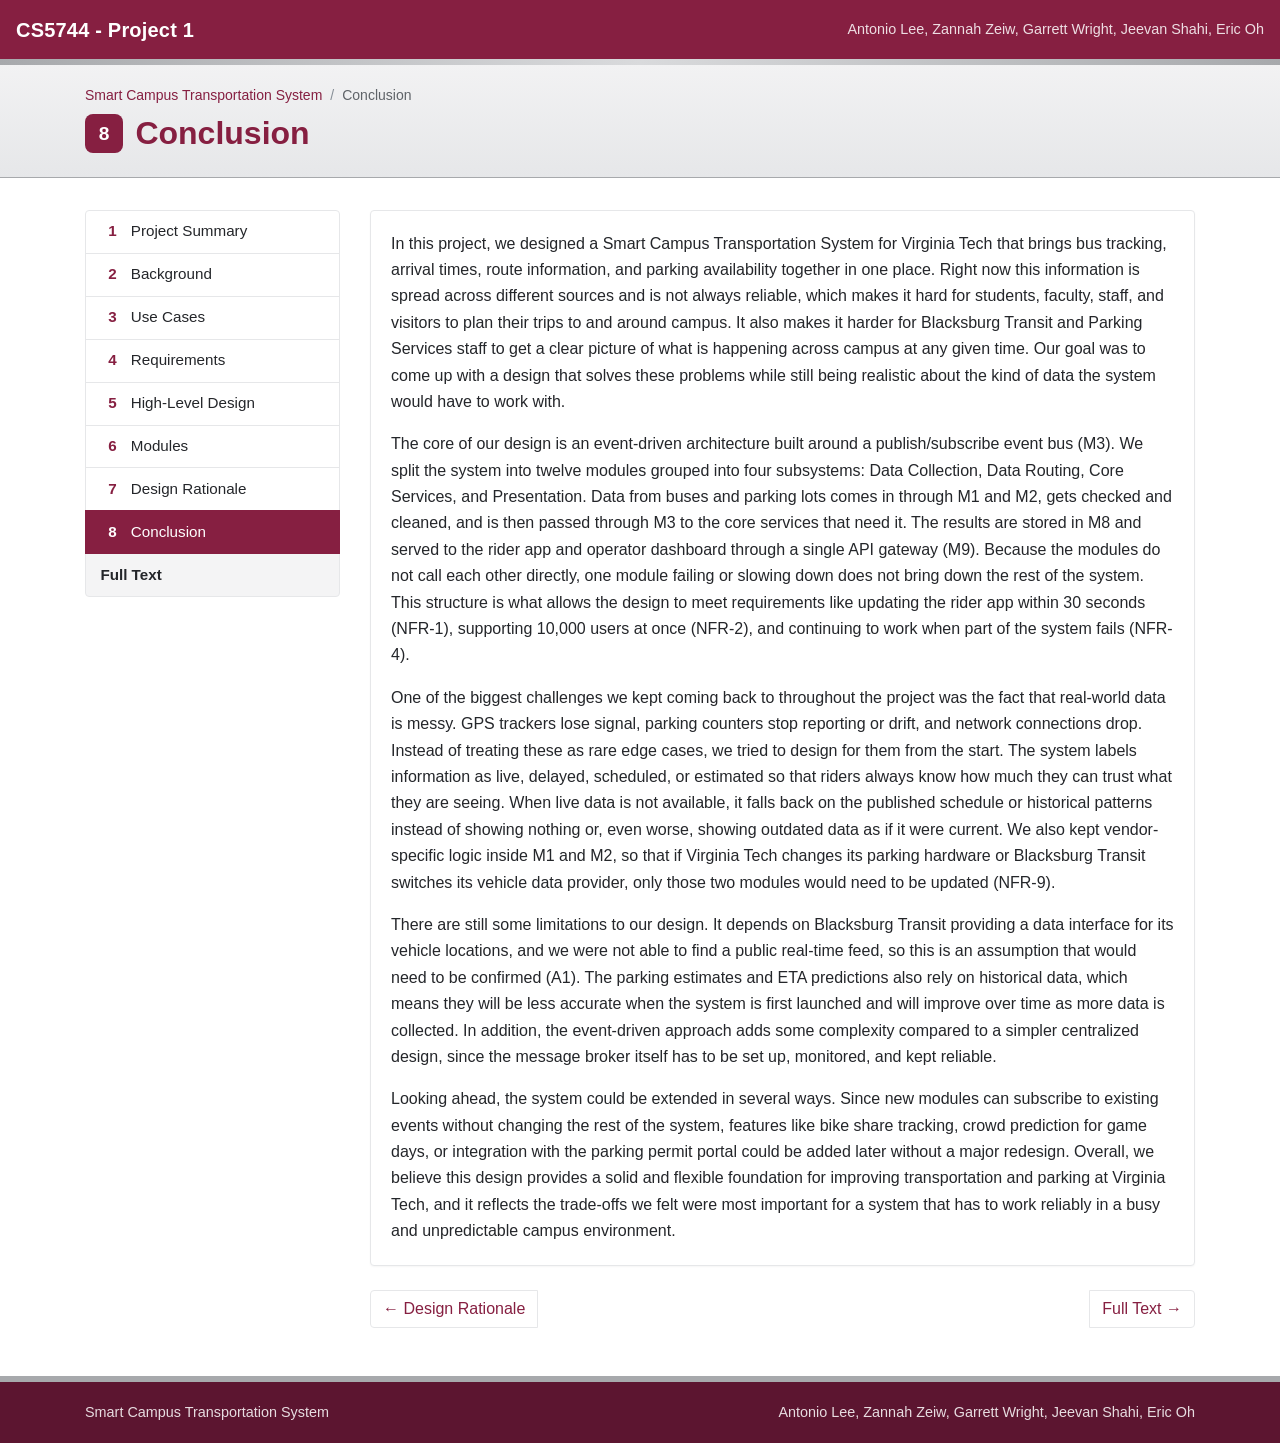
<file: conclusion.html>
<!DOCTYPE html>
<html lang="en">
<head>
<meta charset="utf-8">
<meta name="viewport" content="width=device-width, initial-scale=1">
<title>CS5744 - Project 1</title>
<link rel="stylesheet" href="css/normalize.css">
<link rel="stylesheet" href="css/bootstrap.min.css">
<link rel="stylesheet" href="css/bt.css">
</head>
<body>
<nav class="navbar navbar-expand-lg navbar-dark bt-navbar sticky-top">
  <a class="navbar-brand" href="index.html">CS5744 - Project 1</a>
  <button class="navbar-toggler" type="button" data-toggle="collapse" data-target="#btNav" aria-controls="btNav" aria-expanded="false" aria-label="Toggle navigation">
    <span class="navbar-toggler-icon"></span>
  </button>
  <div class="collapse navbar-collapse" id="btNav">
    <ul class="navbar-nav ml-auto d-lg-none"><li class="nav-item"><a class="nav-link" href="index.html">Project Summary</a></li><li class="nav-item"><a class="nav-link" href="background.html">Background</a></li><li class="nav-item"><a class="nav-link" href="useCases.html">Use Cases</a></li><li class="nav-item"><a class="nav-link" href="requirements.html">Requirements</a></li><li class="nav-item"><a class="nav-link" href="highLevelDesign.html">High-Level Design</a></li><li class="nav-item"><a class="nav-link" href="modules.html">Modules</a></li><li class="nav-item"><a class="nav-link" href="designRationale.html">Design Rationale</a></li><li class="nav-item active"><a class="nav-link" href="conclusion.html">Conclusion</a></li><li class="nav-item"><a class="nav-link" href="complete.html">Full Text</a></li></ul>
    <span class="navbar-text ml-auto d-none d-lg-inline">Antonio Lee, Zannah Zeiw, Garrett Wright, Jeevan Shahi, Eric Oh</span>
  </div>
</nav>
<div class="bt-stripe"></div><div class="bt-pagehead"><div class="container"><nav aria-label="breadcrumb"><ol class="breadcrumb bt-crumb"><li class="breadcrumb-item"><a href="index.html">Smart Campus Transportation System</a></li><li class="breadcrumb-item active" aria-current="page">Conclusion</li></ol></nav><h1><span class="bt-secnum">8</span>Conclusion</h1></div></div><div class="container bt-main"><div class="row"><aside class="col-lg-3 d-none d-lg-block"><div class="bt-side-wrap"><div class="list-group bt-side"><a href="index.html" class="list-group-item list-group-item-action"><span class="bt-num">1</span>Project Summary</a><a href="background.html" class="list-group-item list-group-item-action"><span class="bt-num">2</span>Background</a><a href="useCases.html" class="list-group-item list-group-item-action"><span class="bt-num">3</span>Use Cases</a><a href="requirements.html" class="list-group-item list-group-item-action"><span class="bt-num">4</span>Requirements</a><a href="highLevelDesign.html" class="list-group-item list-group-item-action"><span class="bt-num">5</span>High-Level Design</a><a href="modules.html" class="list-group-item list-group-item-action"><span class="bt-num">6</span>Modules</a><a href="designRationale.html" class="list-group-item list-group-item-action"><span class="bt-num">7</span>Design Rationale</a><a href="conclusion.html" class="list-group-item list-group-item-action active"><span class="bt-num">8</span>Conclusion</a><a href="complete.html" class="list-group-item list-group-item-action bt-full">Full Text</a></div></div></aside><main class="col-lg-9"><div class="card bt-card mb-4"><div class="card-body"><p>In this project, we designed a Smart Campus Transportation System for Virginia Tech that brings bus tracking, arrival times, route information, and parking availability together in one place. Right now this information is spread across different sources and is not always reliable, which makes it hard for students, faculty, staff, and visitors to plan their trips to and around campus. It also makes it harder for Blacksburg Transit and Parking Services staff to get a clear picture of what is happening across campus at any given time. Our goal was to come up with a design that solves these problems while still being realistic about the kind of data the system would have to work with.</p><p>The core of our design is an event-driven architecture built around a publish/subscribe event bus (M3). We split the system into twelve modules grouped into four subsystems: Data Collection, Data Routing, Core Services, and Presentation. Data from buses and parking lots comes in through M1 and M2, gets checked and cleaned, and is then passed through M3 to the core services that need it. The results are stored in M8 and served to the rider app and operator dashboard through a single API gateway (M9). Because the modules do not call each other directly, one module failing or slowing down does not bring down the rest of the system. This structure is what allows the design to meet requirements like updating the rider app within 30 seconds (NFR-1), supporting 10,000 users at once (NFR-2), and continuing to work when part of the system fails (NFR-4).</p><p>One of the biggest challenges we kept coming back to throughout the project was the fact that real-world data is messy. GPS trackers lose signal, parking counters stop reporting or drift, and network connections drop. Instead of treating these as rare edge cases, we tried to design for them from the start. The system labels information as live, delayed, scheduled, or estimated so that riders always know how much they can trust what they are seeing. When live data is not available, it falls back on the published schedule or historical patterns instead of showing nothing or, even worse, showing outdated data as if it were current. We also kept vendor-specific logic inside M1 and M2, so that if Virginia Tech changes its parking hardware or Blacksburg Transit switches its vehicle data provider, only those two modules would need to be updated (NFR-9).</p><p>There are still some limitations to our design. It depends on Blacksburg Transit providing a data interface for its vehicle locations, and we were not able to find a public real-time feed, so this is an assumption that would need to be confirmed (A1). The parking estimates and ETA predictions also rely on historical data, which means they will be less accurate when the system is first launched and will improve over time as more data is collected. In addition, the event-driven approach adds some complexity compared to a simpler centralized design, since the message broker itself has to be set up, monitored, and kept reliable.</p><p>Looking ahead, the system could be extended in several ways. Since new modules can subscribe to existing events without changing the rest of the system, features like bike share tracking, crowd prediction for game days, or integration with the parking permit portal could be added later without a major redesign. Overall, we believe this design provides a solid and flexible foundation for improving transportation and parking at Virginia Tech, and it reflects the trade-offs we felt were most important for a system that has to work reliably in a busy and unpredictable campus environment.</p></div></div><nav aria-label="Page navigation"><ul class="pagination justify-content-between bt-pager"><li class="page-item"><a class="page-link" href="designRationale.html">&larr; Design Rationale</a></li><li class="page-item"><a class="page-link" href="complete.html">Full Text &rarr;</a></li></ul></nav></main></div></div><footer class="bt-footer"><div class="container"><div class="row"><div class="col-md-6">Smart Campus Transportation System</div><div class="col-md-6 text-md-right">Antonio Lee, Zannah Zeiw, Garrett Wright, Jeevan Shahi, Eric Oh</div></div></div></footer>
<script src="js/vendor/jquery.slim.min.js"></script>
<script src="js/vendor/popper.min.js"></script>
<script src="js/vendor/bootstrap.min.js"></script>
</body>
</html>
</file>
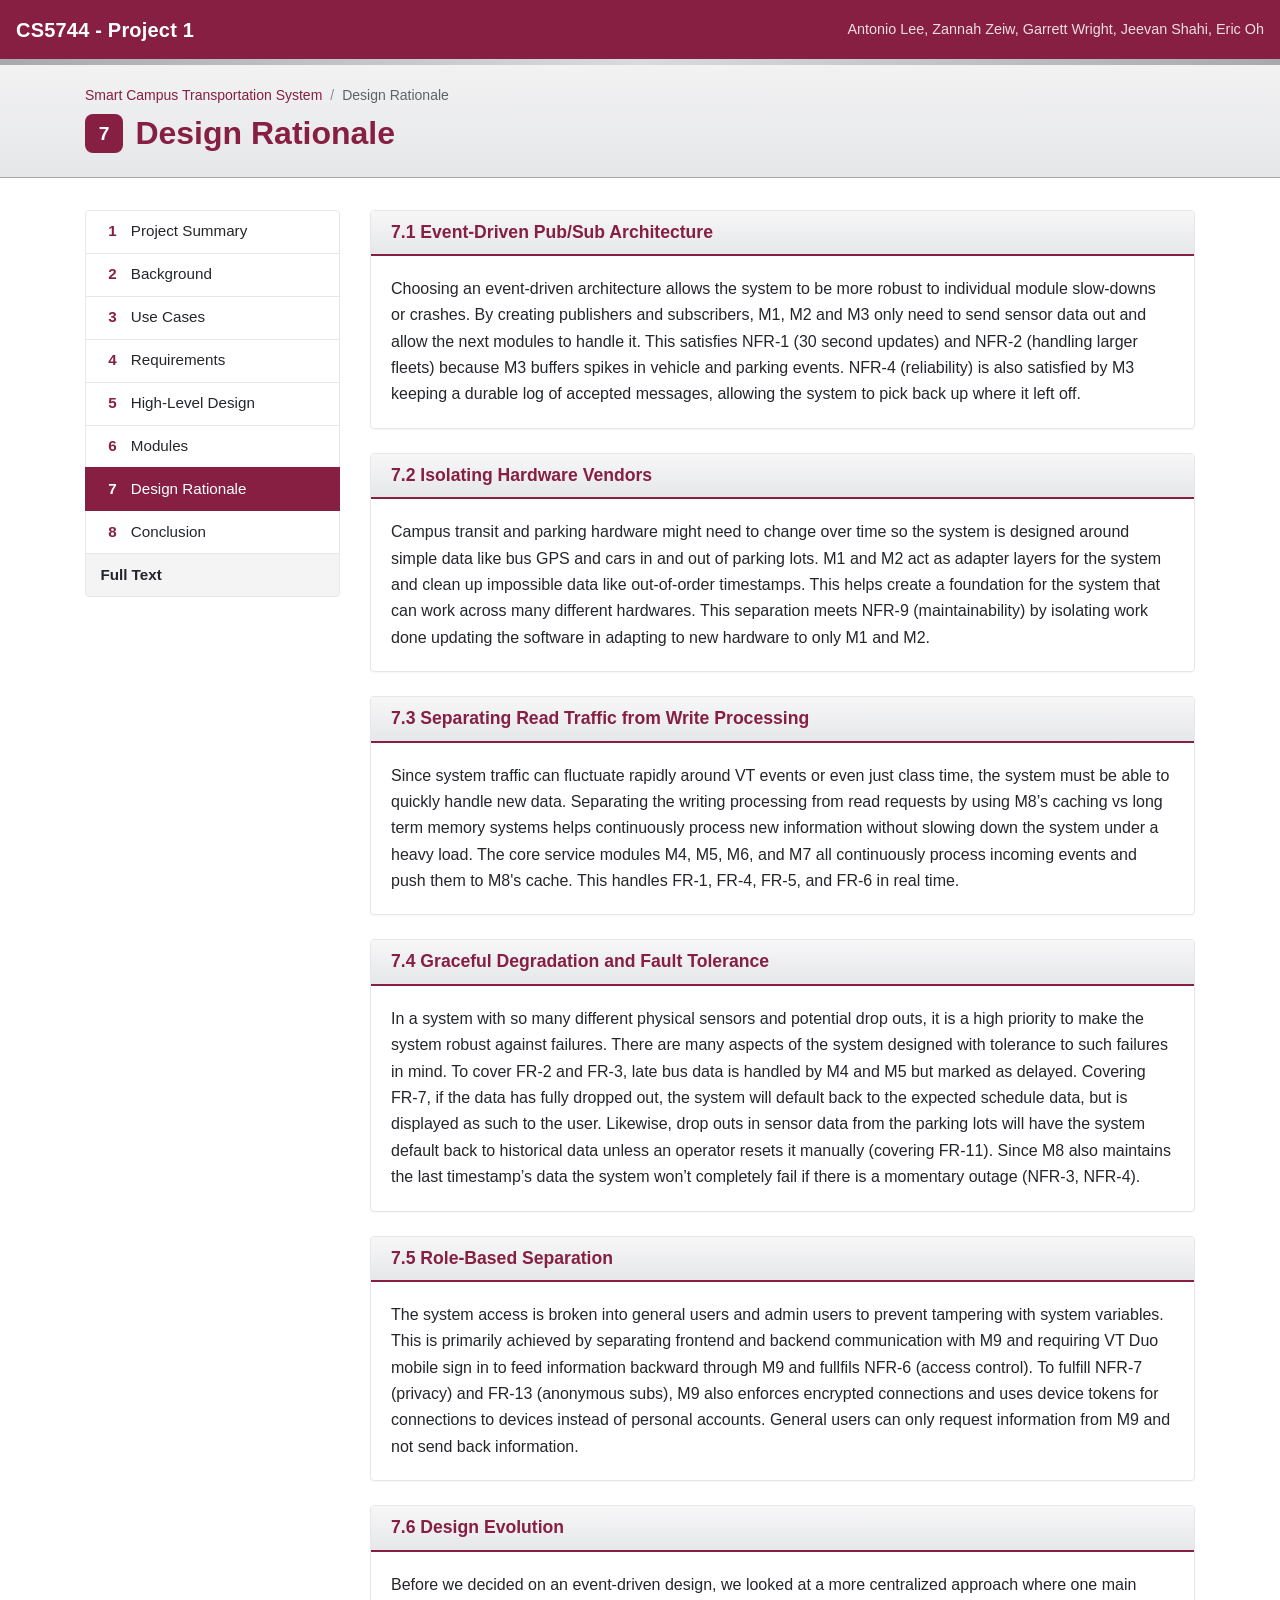
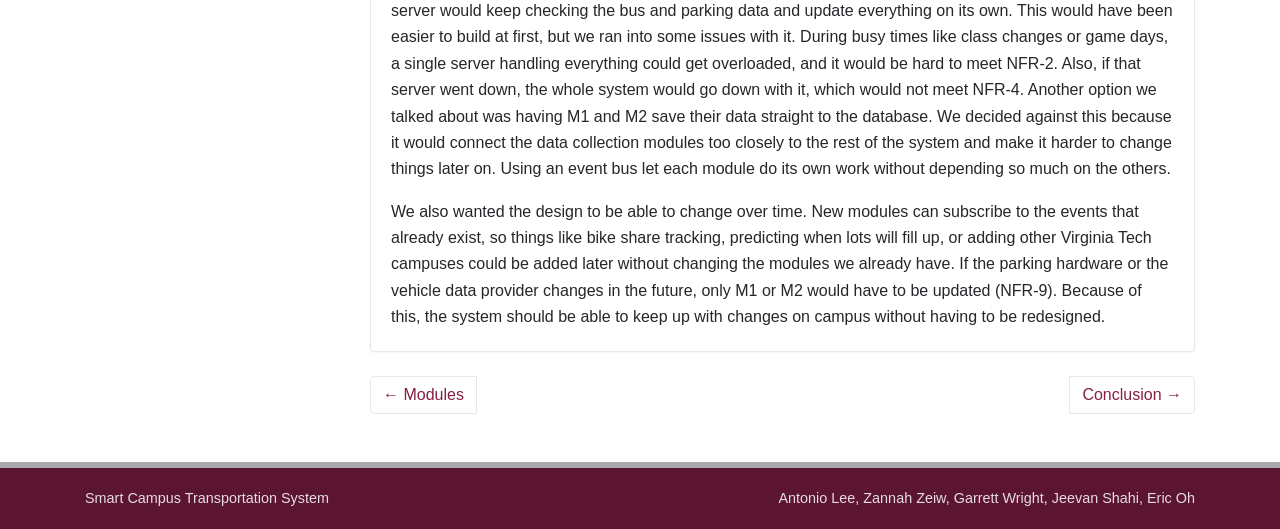
<file: designRationale.html>
<!DOCTYPE html>
<html lang="en">
<head>
<meta charset="utf-8">
<meta name="viewport" content="width=device-width, initial-scale=1">
<title>CS5744 - Project 1</title>
<link rel="stylesheet" href="css/normalize.css">
<link rel="stylesheet" href="css/bootstrap.min.css">
<link rel="stylesheet" href="css/bt.css">
</head>
<body>
<nav class="navbar navbar-expand-lg navbar-dark bt-navbar sticky-top">
  <a class="navbar-brand" href="index.html">CS5744 - Project 1</a>
  <button class="navbar-toggler" type="button" data-toggle="collapse" data-target="#btNav" aria-controls="btNav" aria-expanded="false" aria-label="Toggle navigation">
    <span class="navbar-toggler-icon"></span>
  </button>
  <div class="collapse navbar-collapse" id="btNav">
    <ul class="navbar-nav ml-auto d-lg-none"><li class="nav-item"><a class="nav-link" href="index.html">Project Summary</a></li><li class="nav-item"><a class="nav-link" href="background.html">Background</a></li><li class="nav-item"><a class="nav-link" href="useCases.html">Use Cases</a></li><li class="nav-item"><a class="nav-link" href="requirements.html">Requirements</a></li><li class="nav-item"><a class="nav-link" href="highLevelDesign.html">High-Level Design</a></li><li class="nav-item"><a class="nav-link" href="modules.html">Modules</a></li><li class="nav-item active"><a class="nav-link" href="designRationale.html">Design Rationale</a></li><li class="nav-item"><a class="nav-link" href="conclusion.html">Conclusion</a></li><li class="nav-item"><a class="nav-link" href="complete.html">Full Text</a></li></ul>
    <span class="navbar-text ml-auto d-none d-lg-inline">Antonio Lee, Zannah Zeiw, Garrett Wright, Jeevan Shahi, Eric Oh</span>
  </div>
</nav>
<div class="bt-stripe"></div><div class="bt-pagehead"><div class="container"><nav aria-label="breadcrumb"><ol class="breadcrumb bt-crumb"><li class="breadcrumb-item"><a href="index.html">Smart Campus Transportation System</a></li><li class="breadcrumb-item active" aria-current="page">Design Rationale</li></ol></nav><h1><span class="bt-secnum">7</span>Design Rationale</h1></div></div><div class="container bt-main"><div class="row"><aside class="col-lg-3 d-none d-lg-block"><div class="bt-side-wrap"><div class="list-group bt-side"><a href="index.html" class="list-group-item list-group-item-action"><span class="bt-num">1</span>Project Summary</a><a href="background.html" class="list-group-item list-group-item-action"><span class="bt-num">2</span>Background</a><a href="useCases.html" class="list-group-item list-group-item-action"><span class="bt-num">3</span>Use Cases</a><a href="requirements.html" class="list-group-item list-group-item-action"><span class="bt-num">4</span>Requirements</a><a href="highLevelDesign.html" class="list-group-item list-group-item-action"><span class="bt-num">5</span>High-Level Design</a><a href="modules.html" class="list-group-item list-group-item-action"><span class="bt-num">6</span>Modules</a><a href="designRationale.html" class="list-group-item list-group-item-action active"><span class="bt-num">7</span>Design Rationale</a><a href="conclusion.html" class="list-group-item list-group-item-action"><span class="bt-num">8</span>Conclusion</a><a href="complete.html" class="list-group-item list-group-item-action bt-full">Full Text</a></div></div></aside><main class="col-lg-9"><div class="card bt-card mb-4" id="7-1-event-driven-pub-sub-architecture"><div class="card-header"><h5 class="mb-0">7.1 Event-Driven Pub/Sub Architecture</h5></div><div class="card-body"><p>Choosing an event-driven architecture allows the system to be more robust to individual module slow-downs or crashes. By creating publishers and subscribers, M1, M2 and M3 only need to send sensor data out and allow the next modules to handle it. This satisfies NFR-1 (30 second updates) and NFR-2 (handling larger fleets) because M3 buffers spikes in vehicle and parking events. NFR-4 (reliability) is also satisfied by M3 keeping a durable log of accepted messages, allowing the system to pick back up where it left off.</p></div></div>
<div class="card bt-card mb-4" id="7-2-isolating-hardware-vendors"><div class="card-header"><h5 class="mb-0">7.2 Isolating Hardware Vendors</h5></div><div class="card-body"><p>Campus transit and parking hardware might need to change over time so the system is designed around simple data like bus GPS and cars in and out of parking lots.  M1 and M2 act as adapter layers for the system and clean up impossible data like out-of-order timestamps.  This helps create a foundation for the system that can work across many different hardwares.  This separation meets NFR-9 (maintainability) by isolating work done updating the software in adapting to new hardware to only M1 and M2.</p></div></div>
<div class="card bt-card mb-4" id="7-3-separating-read-traffic-from-write-processing"><div class="card-header"><h5 class="mb-0">7.3 Separating Read Traffic from Write Processing</h5></div><div class="card-body"><p>Since system traffic can fluctuate rapidly around VT events or even just class time, the system must be able to quickly handle new data.  Separating the writing processing from read requests by using M8’s caching vs long term memory systems helps continuously process new information without slowing down the system under a heavy load.  The core service modules M4, M5, M6, and M7 all continuously process incoming events and push them to M8&#x27;s cache.  This handles FR-1, FR-4, FR-5, and FR-6 in real time.</p></div></div>
<div class="card bt-card mb-4" id="7-4-graceful-degradation-and-fault-tolerance"><div class="card-header"><h5 class="mb-0">7.4 Graceful Degradation and Fault Tolerance</h5></div><div class="card-body"><p>In a system with so many different physical sensors and potential drop outs, it is a high priority to make the system robust against failures. There are many aspects of the system designed with tolerance to such failures in mind. To cover FR-2 and FR-3, late bus data is handled by M4 and M5 but marked as delayed. Covering FR-7, if the data has fully dropped out, the system will default back to the expected schedule data, but is displayed as such to the user. Likewise, drop outs in sensor data from the parking lots will have the system default back to historical data unless an operator resets it manually (covering FR-11). Since M8 also maintains the last timestamp’s data the system won’t completely fail if there is a momentary outage (NFR-3, NFR-4).</p></div></div>
<div class="card bt-card mb-4" id="7-5-role-based-separation"><div class="card-header"><h5 class="mb-0">7.5 Role-Based Separation</h5></div><div class="card-body"><p>The system access is broken into general users and admin users to prevent tampering with system variables. This is primarily achieved by separating frontend and backend communication with M9 and requiring VT Duo mobile sign in to feed information backward through M9 and fullfils NFR-6 (access control). To fulfill NFR-7 (privacy) and FR-13 (anonymous subs), M9 also enforces encrypted connections and uses device tokens for connections to devices instead of personal accounts. General users can only request information from M9 and not send back information.</p></div></div><div class="card bt-card mb-4" id="7-6-design-evolution"><div class="card-header"><h5 class="mb-0">7.6 Design Evolution</h5></div><div class="card-body"><p>Before we decided on an event-driven design, we looked at a more centralized approach where one main server would keep checking the bus and parking data and update everything on its own. This would have been easier to build at first, but we ran into some issues with it. During busy times like class changes or game days, a single server handling everything could get overloaded, and it would be hard to meet NFR-2. Also, if that server went down, the whole system would go down with it, which would not meet NFR-4. Another option we talked about was having M1 and M2 save their data straight to the database. We decided against this because it would connect the data collection modules too closely to the rest of the system and make it harder to change things later on. Using an event bus let each module do its own work without depending so much on the others.</p><p>We also wanted the design to be able to change over time. New modules can subscribe to the events that already exist, so things like bike share tracking, predicting when lots will fill up, or adding other Virginia Tech campuses could be added later without changing the modules we already have. If the parking hardware or the vehicle data provider changes in the future, only M1 or M2 would have to be updated (NFR-9). Because of this, the system should be able to keep up with changes on campus without having to be redesigned.</p></div></div><nav aria-label="Page navigation"><ul class="pagination justify-content-between bt-pager"><li class="page-item"><a class="page-link" href="modules.html">&larr; Modules</a></li><li class="page-item"><a class="page-link" href="conclusion.html">Conclusion &rarr;</a></li></ul></nav></main></div></div><footer class="bt-footer"><div class="container"><div class="row"><div class="col-md-6">Smart Campus Transportation System</div><div class="col-md-6 text-md-right">Antonio Lee, Zannah Zeiw, Garrett Wright, Jeevan Shahi, Eric Oh</div></div></div></footer>
<script src="js/vendor/jquery.slim.min.js"></script>
<script src="js/vendor/popper.min.js"></script>
<script src="js/vendor/bootstrap.min.js"></script>
</body>
</html>
</file>
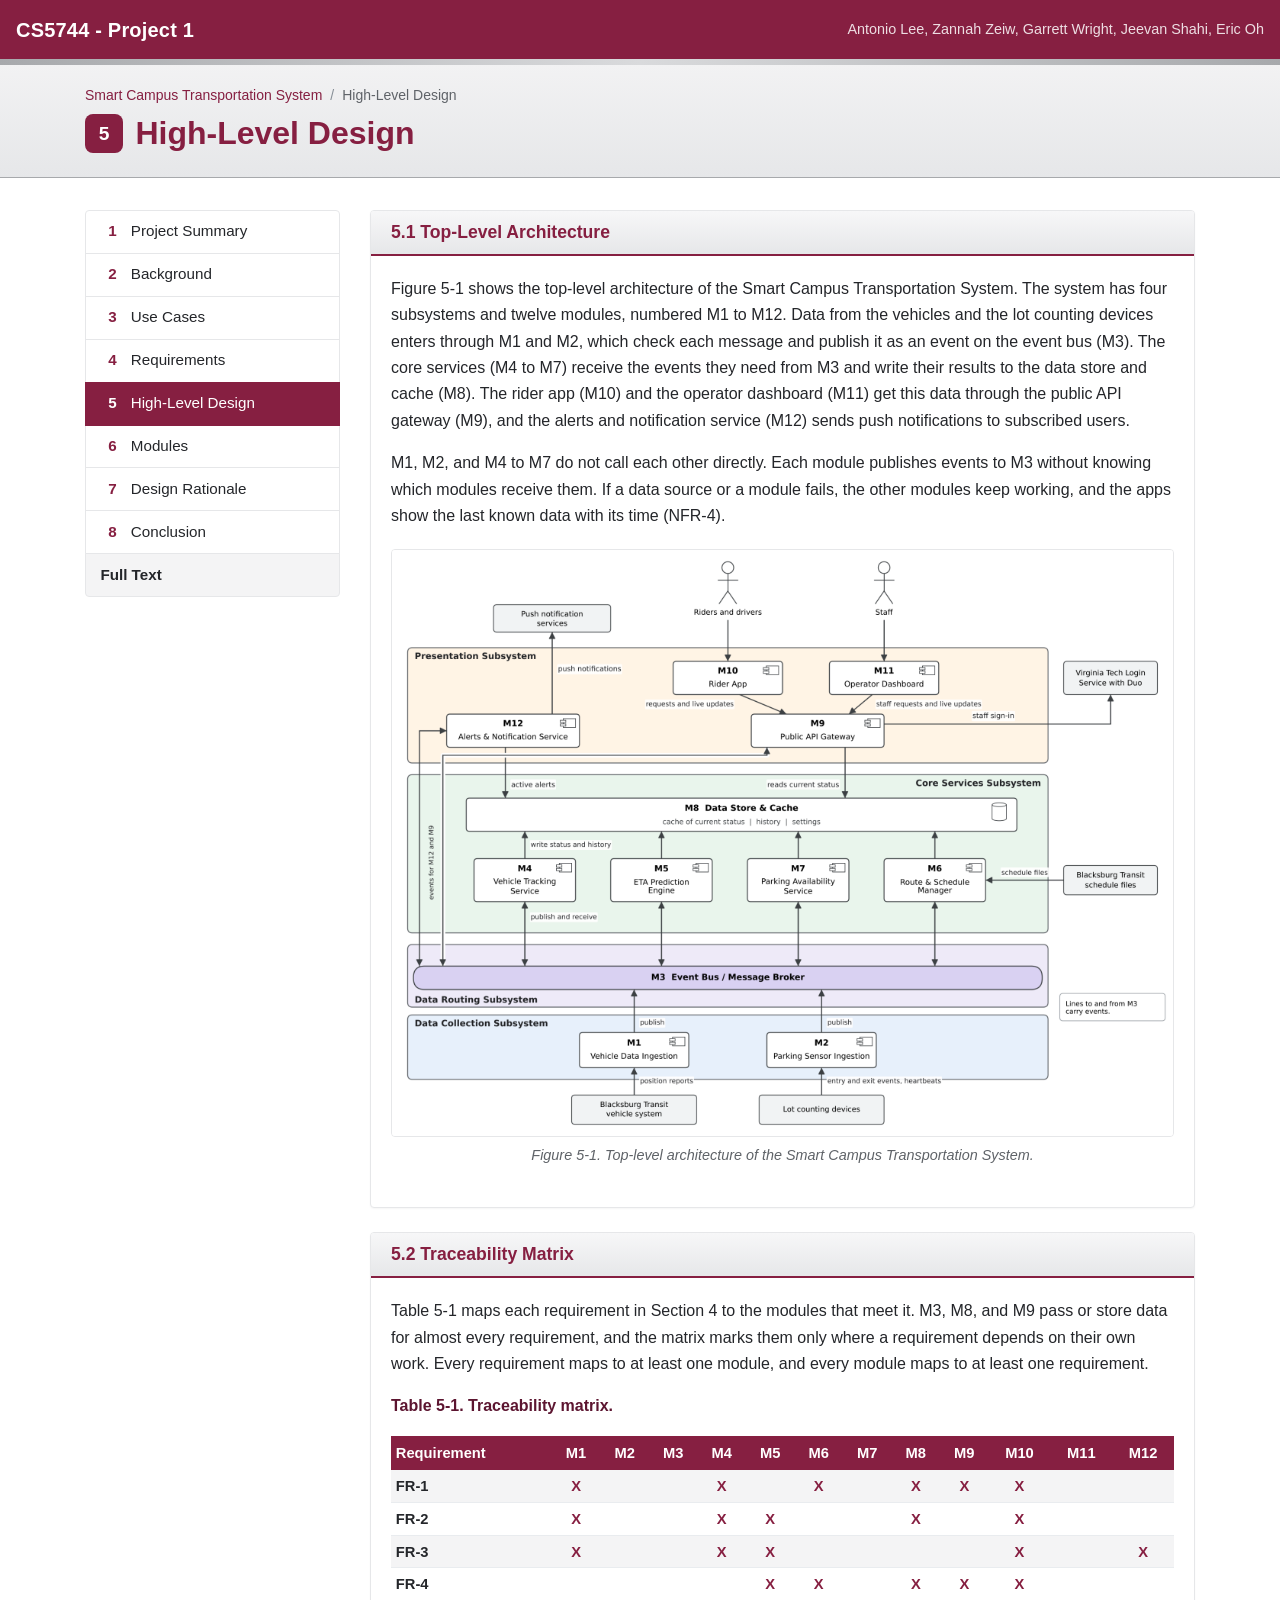
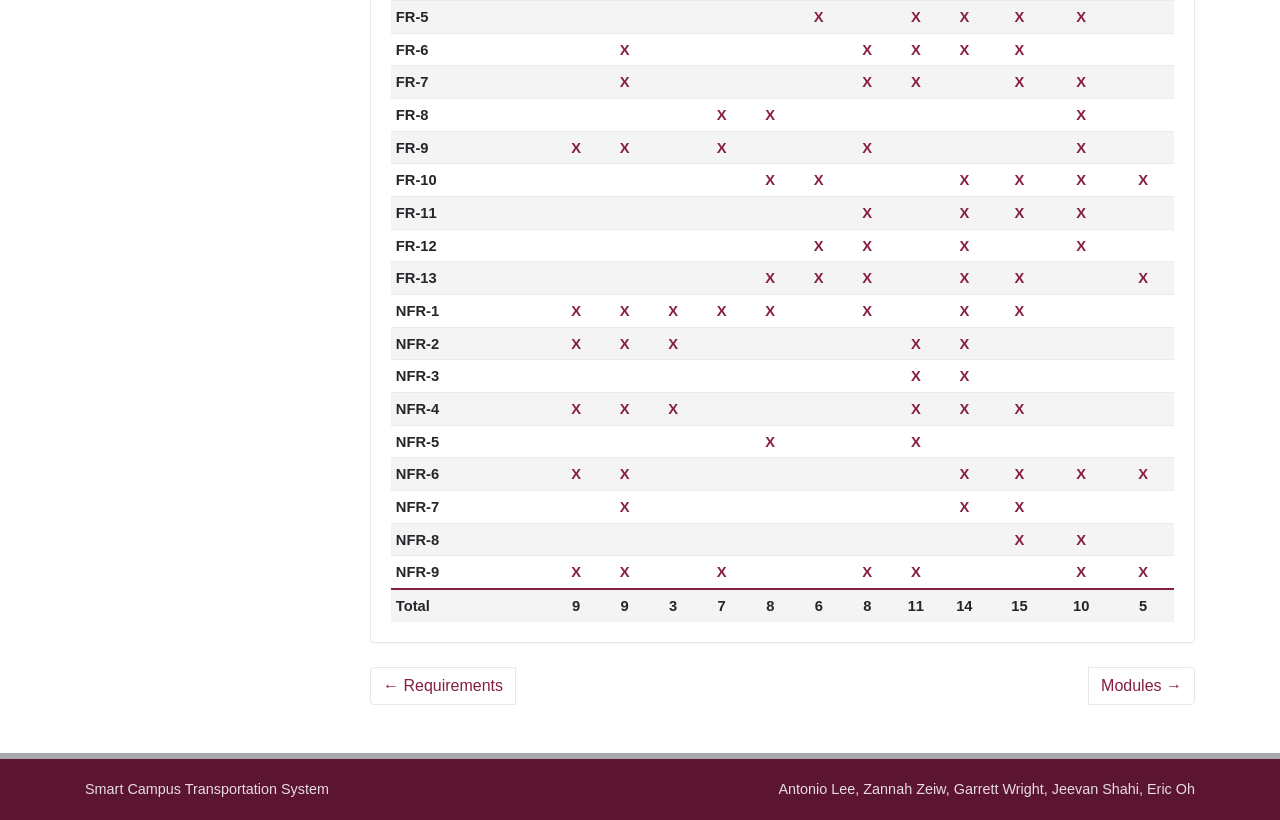
<file: highLevelDesign.html>
<!DOCTYPE html>
<html lang="en">
<head>
<meta charset="utf-8">
<meta name="viewport" content="width=device-width, initial-scale=1">
<title>CS5744 - Project 1</title>
<link rel="stylesheet" href="css/normalize.css">
<link rel="stylesheet" href="css/bootstrap.min.css">
<link rel="stylesheet" href="css/bt.css">
</head>
<body>
<nav class="navbar navbar-expand-lg navbar-dark bt-navbar sticky-top">
  <a class="navbar-brand" href="index.html">CS5744 - Project 1</a>
  <button class="navbar-toggler" type="button" data-toggle="collapse" data-target="#btNav" aria-controls="btNav" aria-expanded="false" aria-label="Toggle navigation">
    <span class="navbar-toggler-icon"></span>
  </button>
  <div class="collapse navbar-collapse" id="btNav">
    <ul class="navbar-nav ml-auto d-lg-none"><li class="nav-item"><a class="nav-link" href="index.html">Project Summary</a></li><li class="nav-item"><a class="nav-link" href="background.html">Background</a></li><li class="nav-item"><a class="nav-link" href="useCases.html">Use Cases</a></li><li class="nav-item"><a class="nav-link" href="requirements.html">Requirements</a></li><li class="nav-item active"><a class="nav-link" href="highLevelDesign.html">High-Level Design</a></li><li class="nav-item"><a class="nav-link" href="modules.html">Modules</a></li><li class="nav-item"><a class="nav-link" href="designRationale.html">Design Rationale</a></li><li class="nav-item"><a class="nav-link" href="conclusion.html">Conclusion</a></li><li class="nav-item"><a class="nav-link" href="complete.html">Full Text</a></li></ul>
    <span class="navbar-text ml-auto d-none d-lg-inline">Antonio Lee, Zannah Zeiw, Garrett Wright, Jeevan Shahi, Eric Oh</span>
  </div>
</nav>
<div class="bt-stripe"></div><div class="bt-pagehead"><div class="container"><nav aria-label="breadcrumb"><ol class="breadcrumb bt-crumb"><li class="breadcrumb-item"><a href="index.html">Smart Campus Transportation System</a></li><li class="breadcrumb-item active" aria-current="page">High-Level Design</li></ol></nav><h1><span class="bt-secnum">5</span>High-Level Design</h1></div></div><div class="container bt-main"><div class="row"><aside class="col-lg-3 d-none d-lg-block"><div class="bt-side-wrap"><div class="list-group bt-side"><a href="index.html" class="list-group-item list-group-item-action"><span class="bt-num">1</span>Project Summary</a><a href="background.html" class="list-group-item list-group-item-action"><span class="bt-num">2</span>Background</a><a href="useCases.html" class="list-group-item list-group-item-action"><span class="bt-num">3</span>Use Cases</a><a href="requirements.html" class="list-group-item list-group-item-action"><span class="bt-num">4</span>Requirements</a><a href="highLevelDesign.html" class="list-group-item list-group-item-action active"><span class="bt-num">5</span>High-Level Design</a><a href="modules.html" class="list-group-item list-group-item-action"><span class="bt-num">6</span>Modules</a><a href="designRationale.html" class="list-group-item list-group-item-action"><span class="bt-num">7</span>Design Rationale</a><a href="conclusion.html" class="list-group-item list-group-item-action"><span class="bt-num">8</span>Conclusion</a><a href="complete.html" class="list-group-item list-group-item-action bt-full">Full Text</a></div></div></aside><main class="col-lg-9"><div class="card bt-card mb-4" id="5-1-top-level-architecture"><div class="card-header"><h5 class="mb-0">5.1 Top-Level Architecture</h5></div><div class="card-body"><p>Figure 5-1 shows the top-level architecture of the Smart Campus Transportation System. The system has four subsystems and twelve modules, numbered M1 to M12. Data from the vehicles and the lot counting devices enters through M1 and M2, which check each message and publish it as an event on the event bus (M3). The core services (M4 to M7) receive the events they need from M3 and write their results to the data store and cache (M8). The rider app (M10) and the operator dashboard (M11) get this data through the public API gateway (M9), and the alerts and notification service (M12) sends push notifications to subscribed users.</p><p>M1, M2, and M4 to M7 do not call each other directly. Each module publishes events to M3 without knowing which modules receive them. If a data source or a module fails, the other modules keep working, and the apps show the last known data with its time (NFR-4).</p><figure class="figure bt-figure bt-figure-wide"><a href="img/Figure5-1.png"><img src="img/Figure5-1.png" class="figure-img img-fluid rounded" alt="Figure 5-1. Top-level architecture of the Smart Campus Transportation System."></a><figcaption class="figure-caption">Figure 5-1. Top-level architecture of the Smart Campus Transportation System.</figcaption></figure></div></div>
<div class="card bt-card mb-4" id="5-2-traceability-matrix"><div class="card-header"><h5 class="mb-0">5.2 Traceability Matrix</h5></div><div class="card-body"><p>Table 5-1 maps each requirement in Section 4 to the modules that meet it. M3, M8, and M9 pass or store data for almost every requirement, and the matrix marks them only where a requirement depends on their own work. Every requirement maps to at least one module, and every module maps to at least one requirement.</p><p class="bt-tcap">Table 5-1. Traceability matrix.</p><div class="table-responsive">
<table class="table table-striped table-hover table-sm bt-table bt-matrix">
<thead><tr><th>Requirement</th><th>M1</th><th>M2</th><th>M3</th><th>M4</th><th>M5</th><th>M6</th><th>M7</th><th>M8</th><th>M9</th><th>M10</th><th>M11</th><th>M12</th></tr></thead>
<tbody>
<tr><td class="font-weight-bold text-nowrap">FR-1</td><td class="text-center bt-x">X</td><td class="text-center"></td><td class="text-center"></td><td class="text-center bt-x">X</td><td class="text-center"></td><td class="text-center bt-x">X</td><td class="text-center"></td><td class="text-center bt-x">X</td><td class="text-center bt-x">X</td><td class="text-center bt-x">X</td><td class="text-center"></td><td class="text-center"></td></tr>
<tr><td class="font-weight-bold text-nowrap">FR-2</td><td class="text-center bt-x">X</td><td class="text-center"></td><td class="text-center"></td><td class="text-center bt-x">X</td><td class="text-center bt-x">X</td><td class="text-center"></td><td class="text-center"></td><td class="text-center bt-x">X</td><td class="text-center"></td><td class="text-center bt-x">X</td><td class="text-center"></td><td class="text-center"></td></tr>
<tr><td class="font-weight-bold text-nowrap">FR-3</td><td class="text-center bt-x">X</td><td class="text-center"></td><td class="text-center"></td><td class="text-center bt-x">X</td><td class="text-center bt-x">X</td><td class="text-center"></td><td class="text-center"></td><td class="text-center"></td><td class="text-center"></td><td class="text-center bt-x">X</td><td class="text-center"></td><td class="text-center bt-x">X</td></tr>
<tr><td class="font-weight-bold text-nowrap">FR-4</td><td class="text-center"></td><td class="text-center"></td><td class="text-center"></td><td class="text-center"></td><td class="text-center bt-x">X</td><td class="text-center bt-x">X</td><td class="text-center"></td><td class="text-center bt-x">X</td><td class="text-center bt-x">X</td><td class="text-center bt-x">X</td><td class="text-center"></td><td class="text-center"></td></tr>
<tr><td class="font-weight-bold text-nowrap">FR-5</td><td class="text-center"></td><td class="text-center"></td><td class="text-center"></td><td class="text-center"></td><td class="text-center"></td><td class="text-center bt-x">X</td><td class="text-center"></td><td class="text-center bt-x">X</td><td class="text-center bt-x">X</td><td class="text-center bt-x">X</td><td class="text-center bt-x">X</td><td class="text-center"></td></tr>
<tr><td class="font-weight-bold text-nowrap">FR-6</td><td class="text-center"></td><td class="text-center bt-x">X</td><td class="text-center"></td><td class="text-center"></td><td class="text-center"></td><td class="text-center"></td><td class="text-center bt-x">X</td><td class="text-center bt-x">X</td><td class="text-center bt-x">X</td><td class="text-center bt-x">X</td><td class="text-center"></td><td class="text-center"></td></tr>
<tr><td class="font-weight-bold text-nowrap">FR-7</td><td class="text-center"></td><td class="text-center bt-x">X</td><td class="text-center"></td><td class="text-center"></td><td class="text-center"></td><td class="text-center"></td><td class="text-center bt-x">X</td><td class="text-center bt-x">X</td><td class="text-center"></td><td class="text-center bt-x">X</td><td class="text-center bt-x">X</td><td class="text-center"></td></tr>
<tr><td class="font-weight-bold text-nowrap">FR-8</td><td class="text-center"></td><td class="text-center"></td><td class="text-center"></td><td class="text-center bt-x">X</td><td class="text-center bt-x">X</td><td class="text-center"></td><td class="text-center"></td><td class="text-center"></td><td class="text-center"></td><td class="text-center"></td><td class="text-center bt-x">X</td><td class="text-center"></td></tr>
<tr><td class="font-weight-bold text-nowrap">FR-9</td><td class="text-center bt-x">X</td><td class="text-center bt-x">X</td><td class="text-center"></td><td class="text-center bt-x">X</td><td class="text-center"></td><td class="text-center"></td><td class="text-center bt-x">X</td><td class="text-center"></td><td class="text-center"></td><td class="text-center"></td><td class="text-center bt-x">X</td><td class="text-center"></td></tr>
<tr><td class="font-weight-bold text-nowrap">FR-10</td><td class="text-center"></td><td class="text-center"></td><td class="text-center"></td><td class="text-center"></td><td class="text-center bt-x">X</td><td class="text-center bt-x">X</td><td class="text-center"></td><td class="text-center"></td><td class="text-center bt-x">X</td><td class="text-center bt-x">X</td><td class="text-center bt-x">X</td><td class="text-center bt-x">X</td></tr>
<tr><td class="font-weight-bold text-nowrap">FR-11</td><td class="text-center"></td><td class="text-center"></td><td class="text-center"></td><td class="text-center"></td><td class="text-center"></td><td class="text-center"></td><td class="text-center bt-x">X</td><td class="text-center"></td><td class="text-center bt-x">X</td><td class="text-center bt-x">X</td><td class="text-center bt-x">X</td><td class="text-center"></td></tr>
<tr><td class="font-weight-bold text-nowrap">FR-12</td><td class="text-center"></td><td class="text-center"></td><td class="text-center"></td><td class="text-center"></td><td class="text-center"></td><td class="text-center bt-x">X</td><td class="text-center bt-x">X</td><td class="text-center"></td><td class="text-center bt-x">X</td><td class="text-center"></td><td class="text-center bt-x">X</td><td class="text-center"></td></tr>
<tr><td class="font-weight-bold text-nowrap">FR-13</td><td class="text-center"></td><td class="text-center"></td><td class="text-center"></td><td class="text-center"></td><td class="text-center bt-x">X</td><td class="text-center bt-x">X</td><td class="text-center bt-x">X</td><td class="text-center"></td><td class="text-center bt-x">X</td><td class="text-center bt-x">X</td><td class="text-center"></td><td class="text-center bt-x">X</td></tr>
<tr><td class="font-weight-bold text-nowrap">NFR-1</td><td class="text-center bt-x">X</td><td class="text-center bt-x">X</td><td class="text-center bt-x">X</td><td class="text-center bt-x">X</td><td class="text-center bt-x">X</td><td class="text-center"></td><td class="text-center bt-x">X</td><td class="text-center"></td><td class="text-center bt-x">X</td><td class="text-center bt-x">X</td><td class="text-center"></td><td class="text-center"></td></tr>
<tr><td class="font-weight-bold text-nowrap">NFR-2</td><td class="text-center bt-x">X</td><td class="text-center bt-x">X</td><td class="text-center bt-x">X</td><td class="text-center"></td><td class="text-center"></td><td class="text-center"></td><td class="text-center"></td><td class="text-center bt-x">X</td><td class="text-center bt-x">X</td><td class="text-center"></td><td class="text-center"></td><td class="text-center"></td></tr>
<tr><td class="font-weight-bold text-nowrap">NFR-3</td><td class="text-center"></td><td class="text-center"></td><td class="text-center"></td><td class="text-center"></td><td class="text-center"></td><td class="text-center"></td><td class="text-center"></td><td class="text-center bt-x">X</td><td class="text-center bt-x">X</td><td class="text-center"></td><td class="text-center"></td><td class="text-center"></td></tr>
<tr><td class="font-weight-bold text-nowrap">NFR-4</td><td class="text-center bt-x">X</td><td class="text-center bt-x">X</td><td class="text-center bt-x">X</td><td class="text-center"></td><td class="text-center"></td><td class="text-center"></td><td class="text-center"></td><td class="text-center bt-x">X</td><td class="text-center bt-x">X</td><td class="text-center bt-x">X</td><td class="text-center"></td><td class="text-center"></td></tr>
<tr><td class="font-weight-bold text-nowrap">NFR-5</td><td class="text-center"></td><td class="text-center"></td><td class="text-center"></td><td class="text-center"></td><td class="text-center bt-x">X</td><td class="text-center"></td><td class="text-center"></td><td class="text-center bt-x">X</td><td class="text-center"></td><td class="text-center"></td><td class="text-center"></td><td class="text-center"></td></tr>
<tr><td class="font-weight-bold text-nowrap">NFR-6</td><td class="text-center bt-x">X</td><td class="text-center bt-x">X</td><td class="text-center"></td><td class="text-center"></td><td class="text-center"></td><td class="text-center"></td><td class="text-center"></td><td class="text-center"></td><td class="text-center bt-x">X</td><td class="text-center bt-x">X</td><td class="text-center bt-x">X</td><td class="text-center bt-x">X</td></tr>
<tr><td class="font-weight-bold text-nowrap">NFR-7</td><td class="text-center"></td><td class="text-center bt-x">X</td><td class="text-center"></td><td class="text-center"></td><td class="text-center"></td><td class="text-center"></td><td class="text-center"></td><td class="text-center"></td><td class="text-center bt-x">X</td><td class="text-center bt-x">X</td><td class="text-center"></td><td class="text-center"></td></tr>
<tr><td class="font-weight-bold text-nowrap">NFR-8</td><td class="text-center"></td><td class="text-center"></td><td class="text-center"></td><td class="text-center"></td><td class="text-center"></td><td class="text-center"></td><td class="text-center"></td><td class="text-center"></td><td class="text-center"></td><td class="text-center bt-x">X</td><td class="text-center bt-x">X</td><td class="text-center"></td></tr>
<tr><td class="font-weight-bold text-nowrap">NFR-9</td><td class="text-center bt-x">X</td><td class="text-center bt-x">X</td><td class="text-center"></td><td class="text-center bt-x">X</td><td class="text-center"></td><td class="text-center"></td><td class="text-center bt-x">X</td><td class="text-center bt-x">X</td><td class="text-center"></td><td class="text-center"></td><td class="text-center bt-x">X</td><td class="text-center bt-x">X</td></tr>
<tr class="bt-total"><td class="font-weight-bold text-nowrap">Total</td><td class="text-center">9</td><td class="text-center">9</td><td class="text-center">3</td><td class="text-center">7</td><td class="text-center">8</td><td class="text-center">6</td><td class="text-center">8</td><td class="text-center">11</td><td class="text-center">14</td><td class="text-center">15</td><td class="text-center">10</td><td class="text-center">5</td></tr>
</tbody>
</table>
</div></div></div><nav aria-label="Page navigation"><ul class="pagination justify-content-between bt-pager"><li class="page-item"><a class="page-link" href="requirements.html">&larr; Requirements</a></li><li class="page-item"><a class="page-link" href="modules.html">Modules &rarr;</a></li></ul></nav></main></div></div><footer class="bt-footer"><div class="container"><div class="row"><div class="col-md-6">Smart Campus Transportation System</div><div class="col-md-6 text-md-right">Antonio Lee, Zannah Zeiw, Garrett Wright, Jeevan Shahi, Eric Oh</div></div></div></footer>
<script src="js/vendor/jquery.slim.min.js"></script>
<script src="js/vendor/popper.min.js"></script>
<script src="js/vendor/bootstrap.min.js"></script>
</body>
</html>
</file>
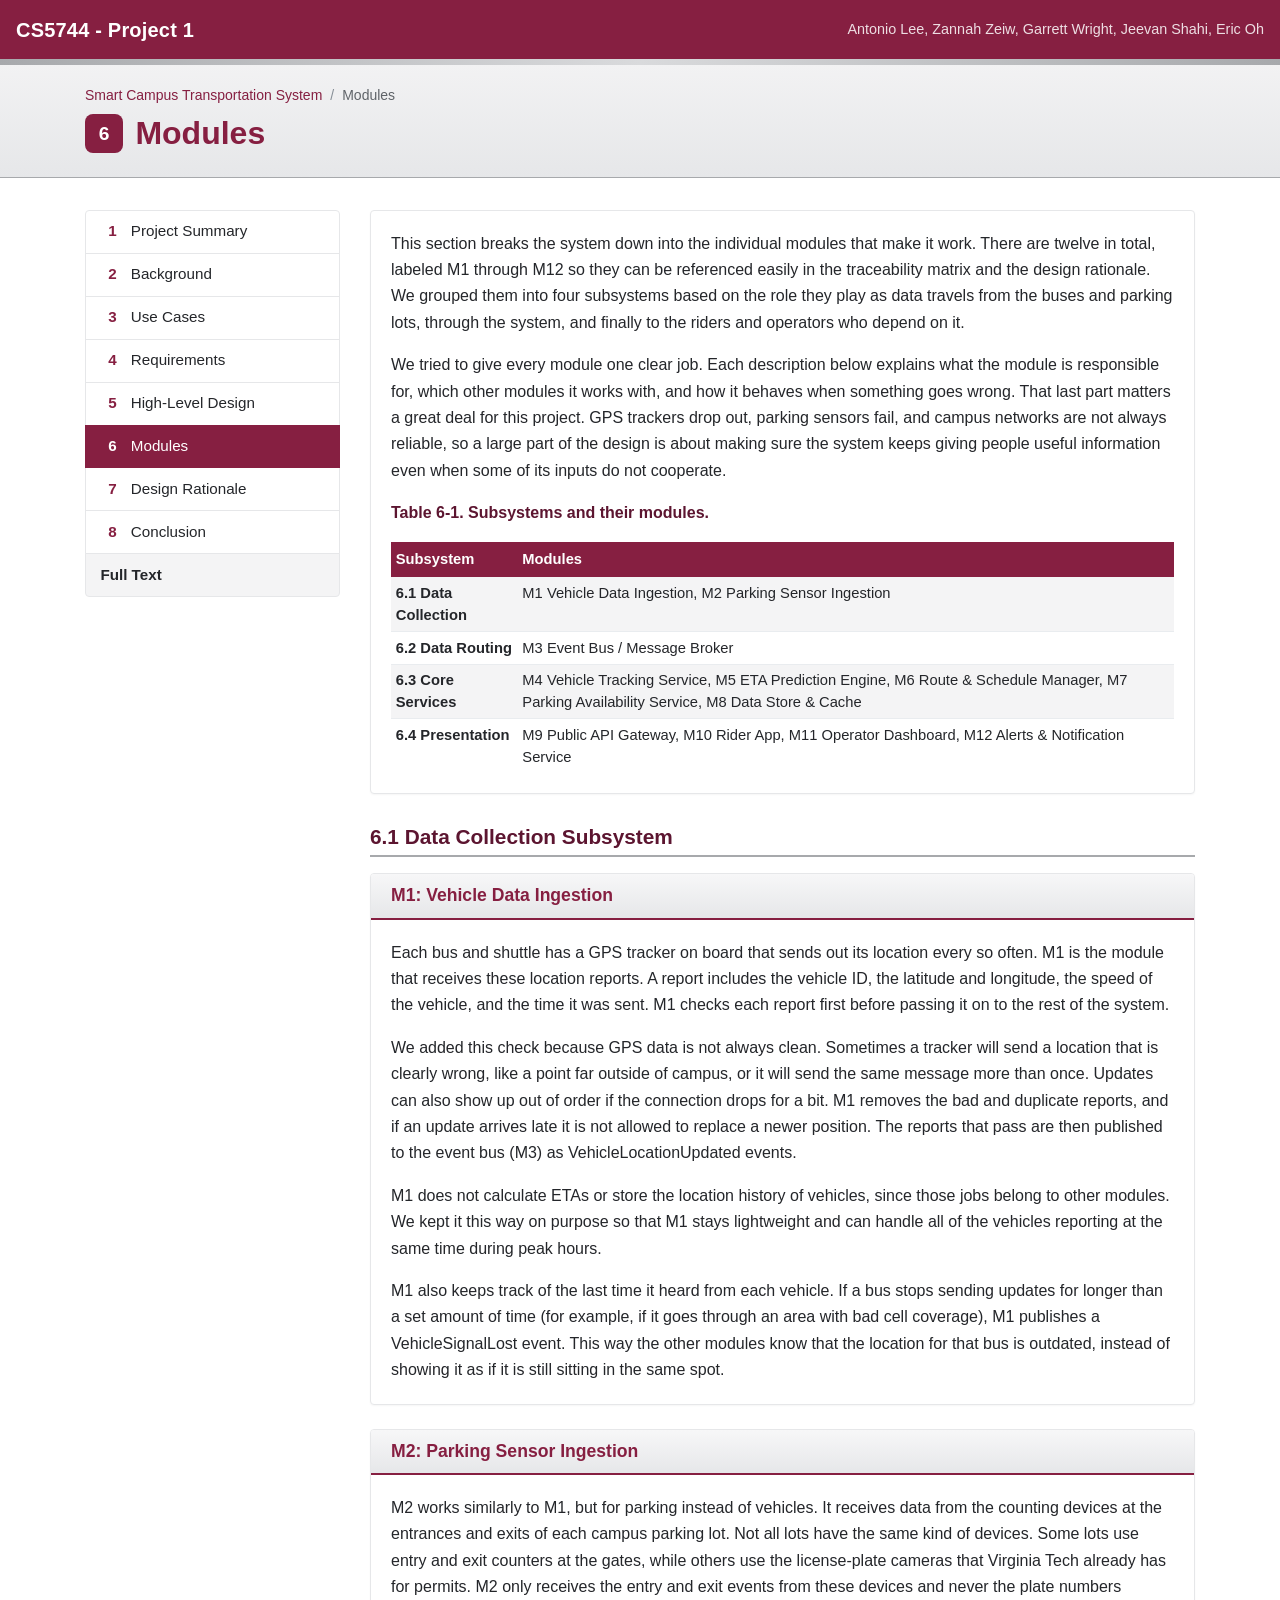
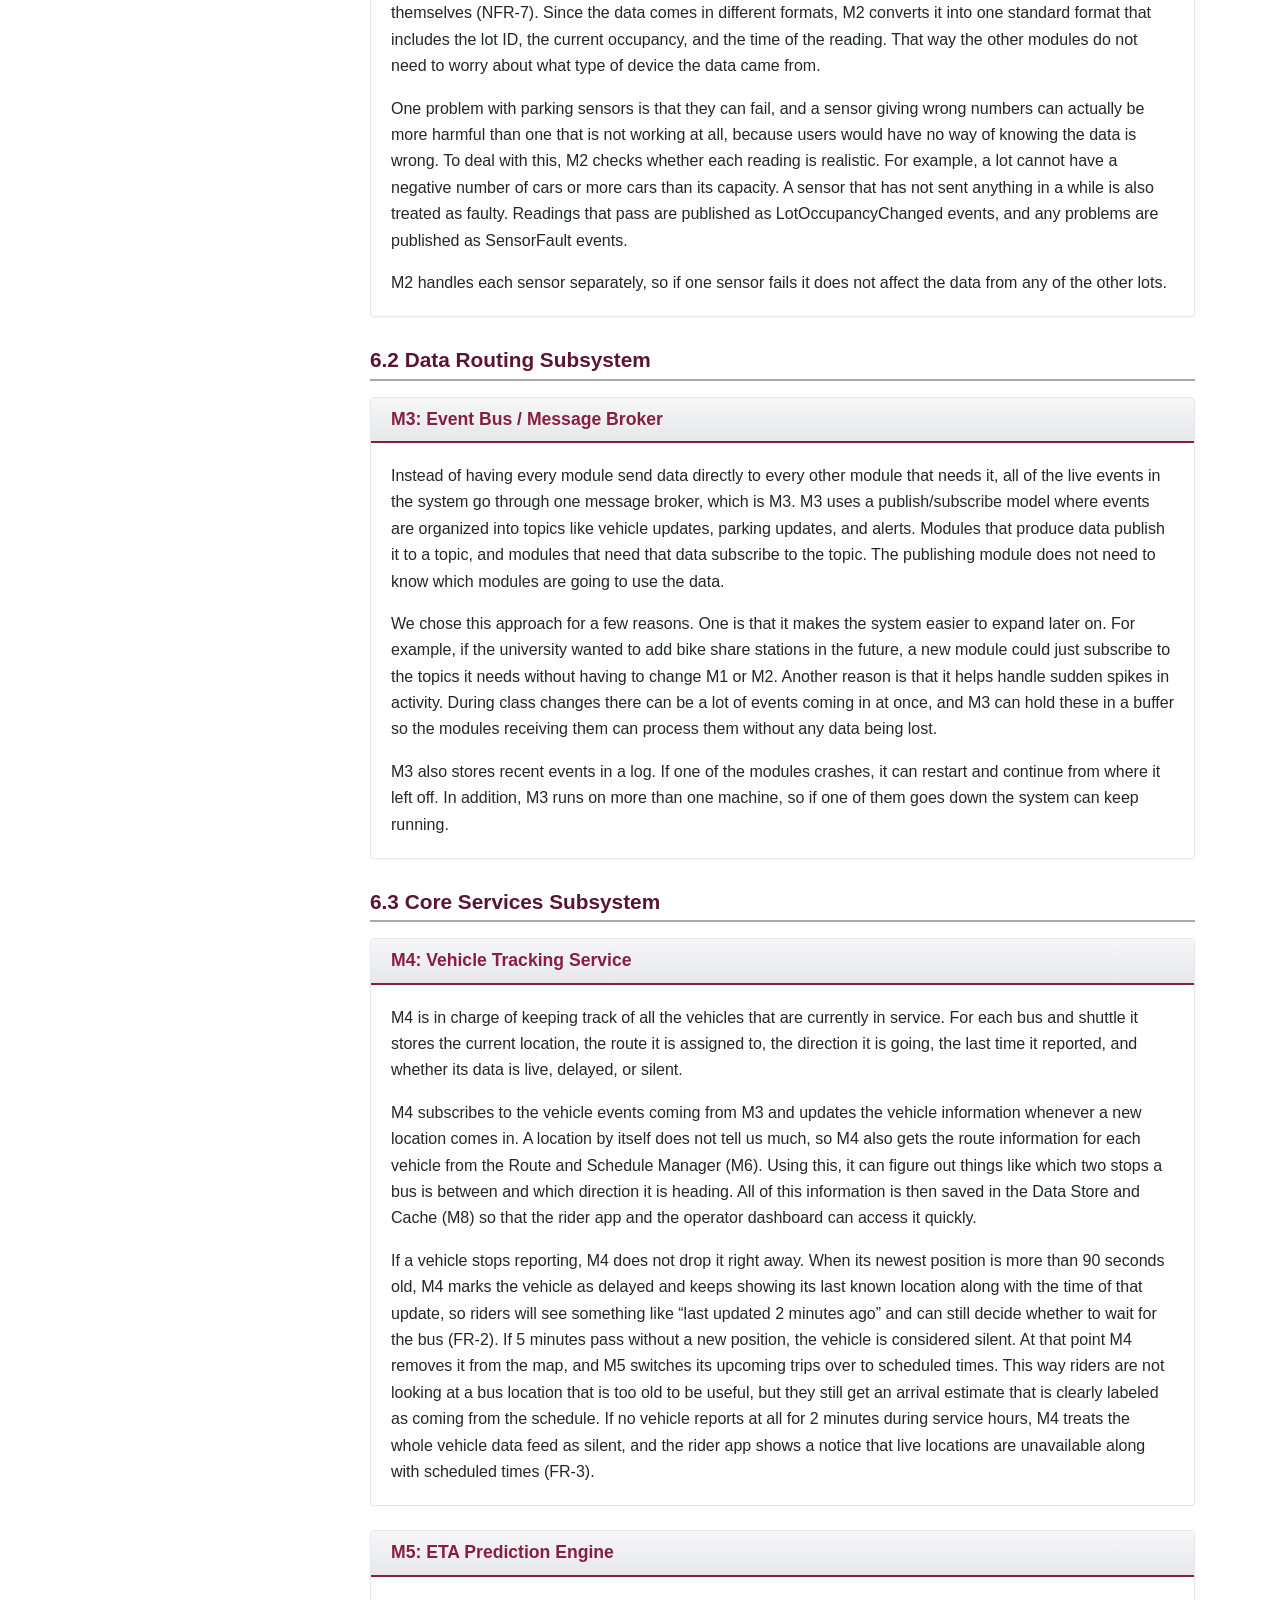
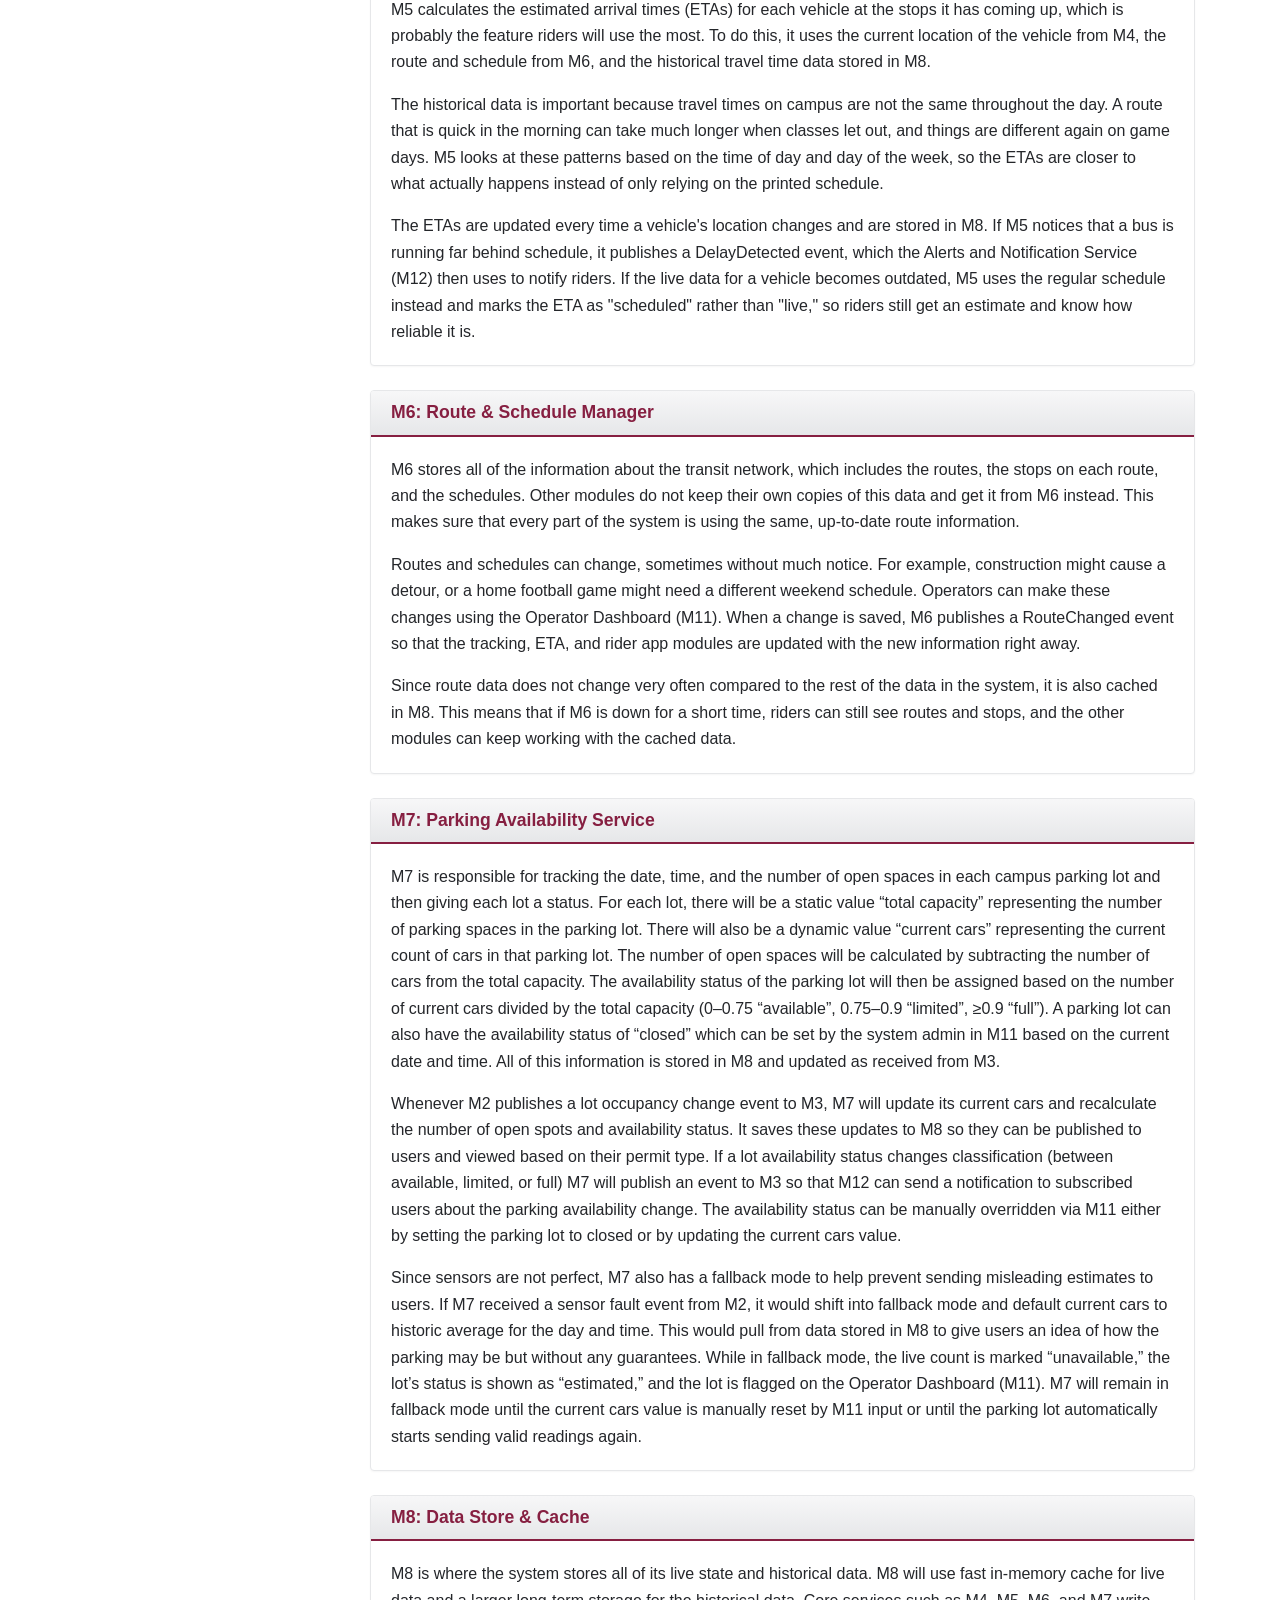
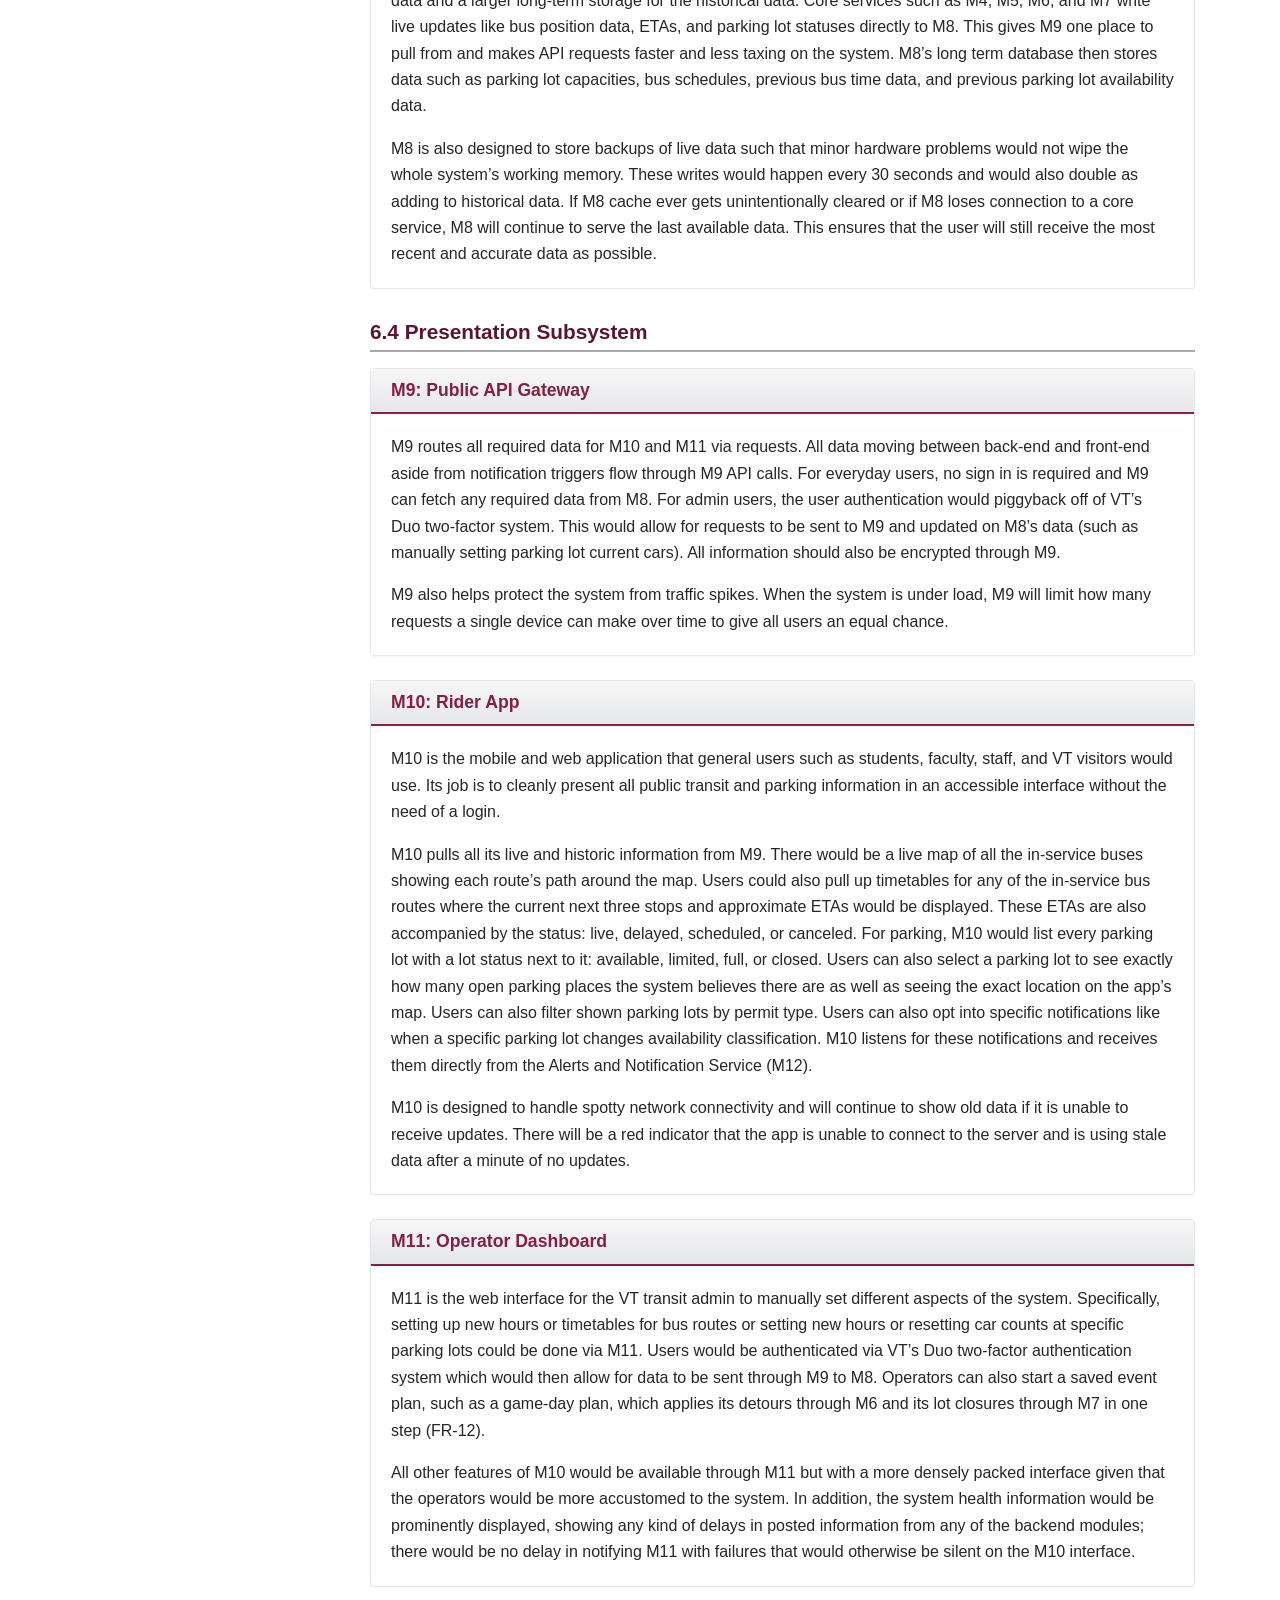
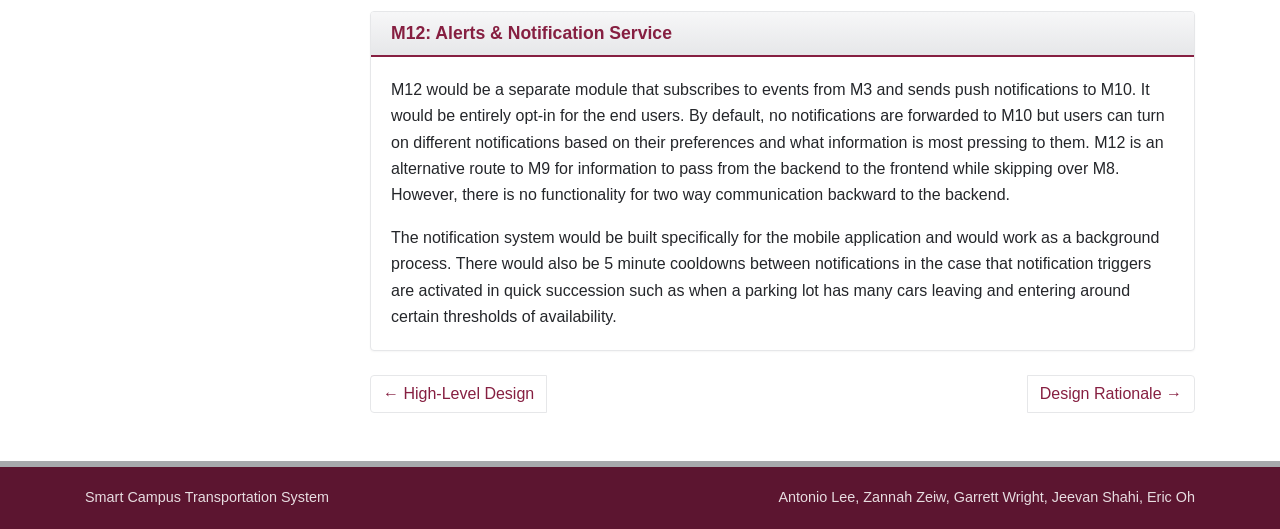
<file: modules.html>
<!DOCTYPE html>
<html lang="en">
<head>
<meta charset="utf-8">
<meta name="viewport" content="width=device-width, initial-scale=1">
<title>CS5744 - Project 1</title>
<link rel="stylesheet" href="css/normalize.css">
<link rel="stylesheet" href="css/bootstrap.min.css">
<link rel="stylesheet" href="css/bt.css">
</head>
<body>
<nav class="navbar navbar-expand-lg navbar-dark bt-navbar sticky-top">
  <a class="navbar-brand" href="index.html">CS5744 - Project 1</a>
  <button class="navbar-toggler" type="button" data-toggle="collapse" data-target="#btNav" aria-controls="btNav" aria-expanded="false" aria-label="Toggle navigation">
    <span class="navbar-toggler-icon"></span>
  </button>
  <div class="collapse navbar-collapse" id="btNav">
    <ul class="navbar-nav ml-auto d-lg-none"><li class="nav-item"><a class="nav-link" href="index.html">Project Summary</a></li><li class="nav-item"><a class="nav-link" href="background.html">Background</a></li><li class="nav-item"><a class="nav-link" href="useCases.html">Use Cases</a></li><li class="nav-item"><a class="nav-link" href="requirements.html">Requirements</a></li><li class="nav-item"><a class="nav-link" href="highLevelDesign.html">High-Level Design</a></li><li class="nav-item active"><a class="nav-link" href="modules.html">Modules</a></li><li class="nav-item"><a class="nav-link" href="designRationale.html">Design Rationale</a></li><li class="nav-item"><a class="nav-link" href="conclusion.html">Conclusion</a></li><li class="nav-item"><a class="nav-link" href="complete.html">Full Text</a></li></ul>
    <span class="navbar-text ml-auto d-none d-lg-inline">Antonio Lee, Zannah Zeiw, Garrett Wright, Jeevan Shahi, Eric Oh</span>
  </div>
</nav>
<div class="bt-stripe"></div><div class="bt-pagehead"><div class="container"><nav aria-label="breadcrumb"><ol class="breadcrumb bt-crumb"><li class="breadcrumb-item"><a href="index.html">Smart Campus Transportation System</a></li><li class="breadcrumb-item active" aria-current="page">Modules</li></ol></nav><h1><span class="bt-secnum">6</span>Modules</h1></div></div><div class="container bt-main"><div class="row"><aside class="col-lg-3 d-none d-lg-block"><div class="bt-side-wrap"><div class="list-group bt-side"><a href="index.html" class="list-group-item list-group-item-action"><span class="bt-num">1</span>Project Summary</a><a href="background.html" class="list-group-item list-group-item-action"><span class="bt-num">2</span>Background</a><a href="useCases.html" class="list-group-item list-group-item-action"><span class="bt-num">3</span>Use Cases</a><a href="requirements.html" class="list-group-item list-group-item-action"><span class="bt-num">4</span>Requirements</a><a href="highLevelDesign.html" class="list-group-item list-group-item-action"><span class="bt-num">5</span>High-Level Design</a><a href="modules.html" class="list-group-item list-group-item-action active"><span class="bt-num">6</span>Modules</a><a href="designRationale.html" class="list-group-item list-group-item-action"><span class="bt-num">7</span>Design Rationale</a><a href="conclusion.html" class="list-group-item list-group-item-action"><span class="bt-num">8</span>Conclusion</a><a href="complete.html" class="list-group-item list-group-item-action bt-full">Full Text</a></div></div></aside><main class="col-lg-9"><div class="card bt-card mb-4"><div class="card-body"><p>This section breaks the system down into the individual modules that make it work. There are twelve in total, labeled M1 through M12 so they can be referenced easily in the traceability matrix and the design rationale. We grouped them into four subsystems based on the role they play as data travels from the buses and parking lots, through the system, and finally to the riders and operators who depend on it.</p><p>We tried to give every module one clear job. Each description below explains what the module is responsible for, which other modules it works with, and how it behaves when something goes wrong. That last part matters a great deal for this project. GPS trackers drop out, parking sensors fail, and campus networks are not always reliable, so a large part of the design is about making sure the system keeps giving people useful information even when some of its inputs do not cooperate.</p><p class="bt-tcap">Table 6-1. Subsystems and their modules.</p><div class="table-responsive">
<table class="table table-striped table-hover table-sm bt-table">
<thead><tr><th>Subsystem</th><th>Modules</th></tr></thead>
<tbody>
<tr><td class="font-weight-bold">6.1 Data Collection</td><td>M1 Vehicle Data Ingestion, M2 Parking Sensor Ingestion</td></tr>
<tr><td class="font-weight-bold">6.2 Data Routing</td><td>M3 Event Bus / Message Broker</td></tr>
<tr><td class="font-weight-bold">6.3 Core Services</td><td>M4 Vehicle Tracking Service, M5 ETA Prediction Engine, M6 Route &amp; Schedule Manager, M7 Parking Availability Service, M8 Data Store &amp; Cache</td></tr>
<tr><td class="font-weight-bold">6.4 Presentation</td><td>M9 Public API Gateway, M10 Rider App, M11 Operator Dashboard, M12 Alerts &amp; Notification Service</td></tr>
</tbody>
</table>
</div></div></div>
<h4 class="bt-group" id="6-1-data-collection-subsystem">6.1 Data Collection Subsystem</h4>
<div class="card bt-card mb-4" id="m1-vehicle-data-ingestion"><div class="card-header"><h5 class="mb-0">M1: Vehicle Data Ingestion</h5></div><div class="card-body"><p>Each bus and shuttle has a GPS tracker on board that sends out its location every so often. M1 is the module that receives these location reports. A report includes the vehicle ID, the latitude and longitude, the speed of the vehicle, and the time it was sent. M1 checks each report first before passing it on to the rest of the system.</p><p>We added this check because GPS data is not always clean. Sometimes a tracker will send a location that is clearly wrong, like a point far outside of campus, or it will send the same message more than once. Updates can also show up out of order if the connection drops for a bit. M1 removes the bad and duplicate reports, and if an update arrives late it is not allowed to replace a newer position. The reports that pass are then published to the event bus (M3) as VehicleLocationUpdated events.</p><p>M1 does not calculate ETAs or store the location history of vehicles, since those jobs belong to other modules. We kept it this way on purpose so that M1 stays lightweight and can handle all of the vehicles reporting at the same time during peak hours.</p><p>M1 also keeps track of the last time it heard from each vehicle. If a bus stops sending updates for longer than a set amount of time (for example, if it goes through an area with bad cell coverage), M1 publishes a VehicleSignalLost event. This way the other modules know that the location for that bus is outdated, instead of showing it as if it is still sitting in the same spot.</p></div></div>
<div class="card bt-card mb-4" id="m2-parking-sensor-ingestion"><div class="card-header"><h5 class="mb-0">M2: Parking Sensor Ingestion</h5></div><div class="card-body"><p>M2 works similarly to M1, but for parking instead of vehicles. It receives data from the counting devices at the entrances and exits of each campus parking lot. Not all lots have the same kind of devices. Some lots use entry and exit counters at the gates, while others use the license-plate cameras that Virginia Tech already has for permits. M2 only receives the entry and exit events from these devices and never the plate numbers themselves (NFR-7). Since the data comes in different formats, M2 converts it into one standard format that includes the lot ID, the current occupancy, and the time of the reading. That way the other modules do not need to worry about what type of device the data came from.</p><p>One problem with parking sensors is that they can fail, and a sensor giving wrong numbers can actually be more harmful than one that is not working at all, because users would have no way of knowing the data is wrong. To deal with this, M2 checks whether each reading is realistic. For example, a lot cannot have a negative number of cars or more cars than its capacity. A sensor that has not sent anything in a while is also treated as faulty. Readings that pass are published as LotOccupancyChanged events, and any problems are published as SensorFault events.</p><p>M2 handles each sensor separately, so if one sensor fails it does not affect the data from any of the other lots.</p></div></div>
<h4 class="bt-group" id="6-2-data-routing-subsystem">6.2 Data Routing Subsystem</h4>
<div class="card bt-card mb-4" id="m3-event-bus-message-broker"><div class="card-header"><h5 class="mb-0">M3: Event Bus / Message Broker</h5></div><div class="card-body"><p>Instead of having every module send data directly to every other module that needs it, all of the live events in the system go through one message broker, which is M3. M3 uses a publish/subscribe model where events are organized into topics like vehicle updates, parking updates, and alerts. Modules that produce data publish it to a topic, and modules that need that data subscribe to the topic. The publishing module does not need to know which modules are going to use the data.</p><p>We chose this approach for a few reasons. One is that it makes the system easier to expand later on. For example, if the university wanted to add bike share stations in the future, a new module could just subscribe to the topics it needs without having to change M1 or M2. Another reason is that it helps handle sudden spikes in activity. During class changes there can be a lot of events coming in at once, and M3 can hold these in a buffer so the modules receiving them can process them without any data being lost.</p><p>M3 also stores recent events in a log. If one of the modules crashes, it can restart and continue from where it left off. In addition, M3 runs on more than one machine, so if one of them goes down the system can keep running.</p></div></div>
<h4 class="bt-group" id="6-3-core-services-subsystem">6.3 Core Services Subsystem</h4>
<div class="card bt-card mb-4" id="m4-vehicle-tracking-service"><div class="card-header"><h5 class="mb-0">M4: Vehicle Tracking Service</h5></div><div class="card-body"><p>M4 is in charge of keeping track of all the vehicles that are currently in service. For each bus and shuttle it stores the current location, the route it is assigned to, the direction it is going, the last time it reported, and whether its data is live, delayed, or silent.</p><p>M4 subscribes to the vehicle events coming from M3 and updates the vehicle information whenever a new location comes in. A location by itself does not tell us much, so M4 also gets the route information for each vehicle from the Route and Schedule Manager (M6). Using this, it can figure out things like which two stops a bus is between and which direction it is heading. All of this information is then saved in the Data Store and Cache (M8) so that the rider app and the operator dashboard can access it quickly.</p><p>If a vehicle stops reporting, M4 does not drop it right away. When its newest position is more than 90 seconds old, M4 marks the vehicle as delayed and keeps showing its last known location along with the time of that update, so riders will see something like “last updated 2 minutes ago” and can still decide whether to wait for the bus (FR-2). If 5 minutes pass without a new position, the vehicle is considered silent. At that point M4 removes it from the map, and M5 switches its upcoming trips over to scheduled times. This way riders are not looking at a bus location that is too old to be useful, but they still get an arrival estimate that is clearly labeled as coming from the schedule. If no vehicle reports at all for 2 minutes during service hours, M4 treats the whole vehicle data feed as silent, and the rider app shows a notice that live locations are unavailable along with scheduled times (FR-3).</p></div></div>
<div class="card bt-card mb-4" id="m5-eta-prediction-engine"><div class="card-header"><h5 class="mb-0">M5: ETA Prediction Engine</h5></div><div class="card-body"><p>M5 calculates the estimated arrival times (ETAs) for each vehicle at the stops it has coming up, which is probably the feature riders will use the most. To do this, it uses the current location of the vehicle from M4, the route and schedule from M6, and the historical travel time data stored in M8.</p><p>The historical data is important because travel times on campus are not the same throughout the day. A route that is quick in the morning can take much longer when classes let out, and things are different again on game days. M5 looks at these patterns based on the time of day and day of the week, so the ETAs are closer to what actually happens instead of only relying on the printed schedule.</p><p>The ETAs are updated every time a vehicle&#x27;s location changes and are stored in M8. If M5 notices that a bus is running far behind schedule, it publishes a DelayDetected event, which the Alerts and Notification Service (M12) then uses to notify riders. If the live data for a vehicle becomes outdated, M5 uses the regular schedule instead and marks the ETA as &quot;scheduled&quot; rather than &quot;live,&quot; so riders still get an estimate and know how reliable it is.</p></div></div>
<div class="card bt-card mb-4" id="m6-route-schedule-manager"><div class="card-header"><h5 class="mb-0">M6: Route &amp; Schedule Manager</h5></div><div class="card-body"><p>M6 stores all of the information about the transit network, which includes the routes, the stops on each route, and the schedules. Other modules do not keep their own copies of this data and get it from M6 instead. This makes sure that every part of the system is using the same, up-to-date route information.</p><p>Routes and schedules can change, sometimes without much notice. For example, construction might cause a detour, or a home football game might need a different weekend schedule. Operators can make these changes using the Operator Dashboard (M11). When a change is saved, M6 publishes a RouteChanged event so that the tracking, ETA, and rider app modules are updated with the new information right away.</p><p>Since route data does not change very often compared to the rest of the data in the system, it is also cached in M8. This means that if M6 is down for a short time, riders can still see routes and stops, and the other modules can keep working with the cached data.</p></div></div>
<div class="card bt-card mb-4" id="m7-parking-availability-service"><div class="card-header"><h5 class="mb-0">M7: Parking Availability Service</h5></div><div class="card-body"><p>M7 is responsible for tracking the date, time, and the number of open spaces in each campus parking lot and then giving each lot a status. For each lot, there will be a static value “total capacity” representing the number of parking spaces in the parking lot. There will also be a dynamic value “current cars” representing the current count of cars in that parking lot. The number of open spaces will be calculated by subtracting the number of cars from the total capacity. The availability status of the parking lot will then be assigned based on the number of current cars divided by the total capacity (0–0.75 “available”, 0.75–0.9 “limited”, ≥0.9 “full”). A parking lot can also have the availability status of “closed” which can be set by the system admin in M11 based on the current date and time. All of this information is stored in M8 and updated as received from M3.</p><p>Whenever M2 publishes a lot occupancy change event to M3, M7 will update its current cars and recalculate the number of open spots and availability status. It saves these updates to M8 so they can be published to users and viewed based on their permit type. If a lot availability status changes classification (between available, limited, or full) M7 will publish an event to M3 so that M12 can send a notification to subscribed users about the parking availability change. The availability status can be manually overridden via M11 either by setting the parking lot to closed or by updating the current cars value.</p><p>Since sensors are not perfect, M7 also has a fallback mode to help prevent sending misleading estimates to users. If M7 received a sensor fault event from M2, it would shift into fallback mode and default current cars to historic average for the day and time. This would pull from data stored in M8 to give users an idea of how the parking may be but without any guarantees. While in fallback mode, the live count is marked “unavailable,” the lot’s status is shown as “estimated,” and the lot is flagged on the Operator Dashboard (M11). M7 will remain in fallback mode until the current cars value is manually reset by M11 input or until the parking lot automatically starts sending valid readings again.</p></div></div>
<div class="card bt-card mb-4" id="m8-data-store-cache"><div class="card-header"><h5 class="mb-0">M8: Data Store &amp; Cache</h5></div><div class="card-body"><p>M8 is where the system stores all of its live state and historical data.  M8 will use fast in-memory cache for live data and a larger long-term storage for the historical data.  Core services such as M4, M5, M6, and M7 write live updates like bus position data, ETAs, and parking lot statuses directly to M8.  This gives M9 one place to pull from and makes API requests faster and less taxing on the system.  M8’s long term database then stores data such as parking lot capacities, bus schedules, previous bus time data, and previous parking lot availability data.</p><p>M8 is also designed to store backups of live data such that minor hardware problems would not wipe the whole system’s working memory. These writes would happen every 30 seconds and would also double as adding to historical data.  If M8 cache ever gets unintentionally cleared or if M8 loses connection to a core service, M8 will continue to serve the last available data.  This ensures that the user will still receive the most recent and accurate data as possible.</p></div></div>
<h4 class="bt-group" id="6-4-presentation-subsystem">6.4 Presentation Subsystem</h4>
<div class="card bt-card mb-4" id="m9-public-api-gateway"><div class="card-header"><h5 class="mb-0">M9: Public API Gateway</h5></div><div class="card-body"><p>M9 routes all required data for M10 and M11 via requests.  All data moving between back-end and front-end aside from notification triggers flow through M9 API calls.  For everyday users, no sign in is required and M9 can fetch any required data from M8.  For admin users, the user authentication would piggyback off of VT’s Duo two-factor system.  This would allow for requests to be sent to M9 and updated on M8’s data (such as manually setting parking lot current cars).  All information should also be encrypted through M9.</p><p>M9 also helps protect the system from traffic spikes.  When the system is under load, M9 will limit how many requests a single device can make over time to give all users an equal chance.</p></div></div>
<div class="card bt-card mb-4" id="m10-rider-app"><div class="card-header"><h5 class="mb-0">M10: Rider App</h5></div><div class="card-body"><p>M10 is the mobile and web application that general users such as students, faculty, staff, and VT visitors would use. Its job is to cleanly present all public transit and parking information in an accessible interface without the need of a login.</p><p>M10 pulls all its live and historic information from M9. There would be a live map of all the in-service buses showing each route’s path around the map. Users could also pull up timetables for any of the in-service bus routes where the current next three stops and approximate ETAs would be displayed. These ETAs are also accompanied by the status: live, delayed, scheduled, or canceled. For parking, M10 would list every parking lot with a lot status next to it: available, limited, full, or closed. Users can also select a parking lot to see exactly how many open parking places the system believes there are as well as seeing the exact location on the app’s map. Users can also filter shown parking lots by permit type. Users can also opt into specific notifications like when a specific parking lot changes availability classification. M10 listens for these notifications and receives them directly from the Alerts and Notification Service (M12).</p><p>M10 is designed to handle spotty network connectivity and will continue to show old data if it is unable to receive updates. There will be a red indicator that the app is unable to connect to the server and is using stale data after a minute of no updates.</p></div></div>
<div class="card bt-card mb-4" id="m11-operator-dashboard"><div class="card-header"><h5 class="mb-0">M11: Operator Dashboard</h5></div><div class="card-body"><p>M11 is the web interface for the VT transit admin to manually set different aspects of the system.  Specifically, setting up new hours or timetables for bus routes or setting new hours or resetting car counts at specific parking lots could be done via M11.  Users would be authenticated via VT’s Duo two-factor authentication system which would then allow for data to be sent through M9 to M8. Operators can also start a saved event plan, such as a game-day plan, which applies its detours through M6 and its lot closures through M7 in one step (FR-12).</p><p>All other features of M10 would be available through M11 but with a more densely packed interface given that the operators would be more accustomed to the system.  In addition, the system health information would be prominently displayed, showing any kind of delays in posted information from any of the backend modules; there would be no delay in notifying M11 with failures that would otherwise be silent on the M10 interface.</p></div></div>
<div class="card bt-card mb-4" id="m12-alerts-notification-service"><div class="card-header"><h5 class="mb-0">M12: Alerts &amp; Notification Service</h5></div><div class="card-body"><p>M12 would be a separate module that subscribes to events from M3 and sends push notifications to M10. It would be entirely opt-in for the end users. By default, no notifications are forwarded to M10 but users can turn on different notifications based on their preferences and what information is most pressing to them. M12 is an alternative route to M9 for information to pass from the backend to the frontend while skipping over M8. However, there is no functionality for two way communication backward to the backend.</p><p>The notification system would be built specifically for the mobile application and would work as a background process. There would also be 5 minute cooldowns between notifications in the case that notification triggers are activated in quick succession such as when a parking lot has many cars leaving and entering around certain thresholds of availability.</p></div></div><nav aria-label="Page navigation"><ul class="pagination justify-content-between bt-pager"><li class="page-item"><a class="page-link" href="highLevelDesign.html">&larr; High-Level Design</a></li><li class="page-item"><a class="page-link" href="designRationale.html">Design Rationale &rarr;</a></li></ul></nav></main></div></div><footer class="bt-footer"><div class="container"><div class="row"><div class="col-md-6">Smart Campus Transportation System</div><div class="col-md-6 text-md-right">Antonio Lee, Zannah Zeiw, Garrett Wright, Jeevan Shahi, Eric Oh</div></div></div></footer>
<script src="js/vendor/jquery.slim.min.js"></script>
<script src="js/vendor/popper.min.js"></script>
<script src="js/vendor/bootstrap.min.js"></script>
</body>
</html>
</file>
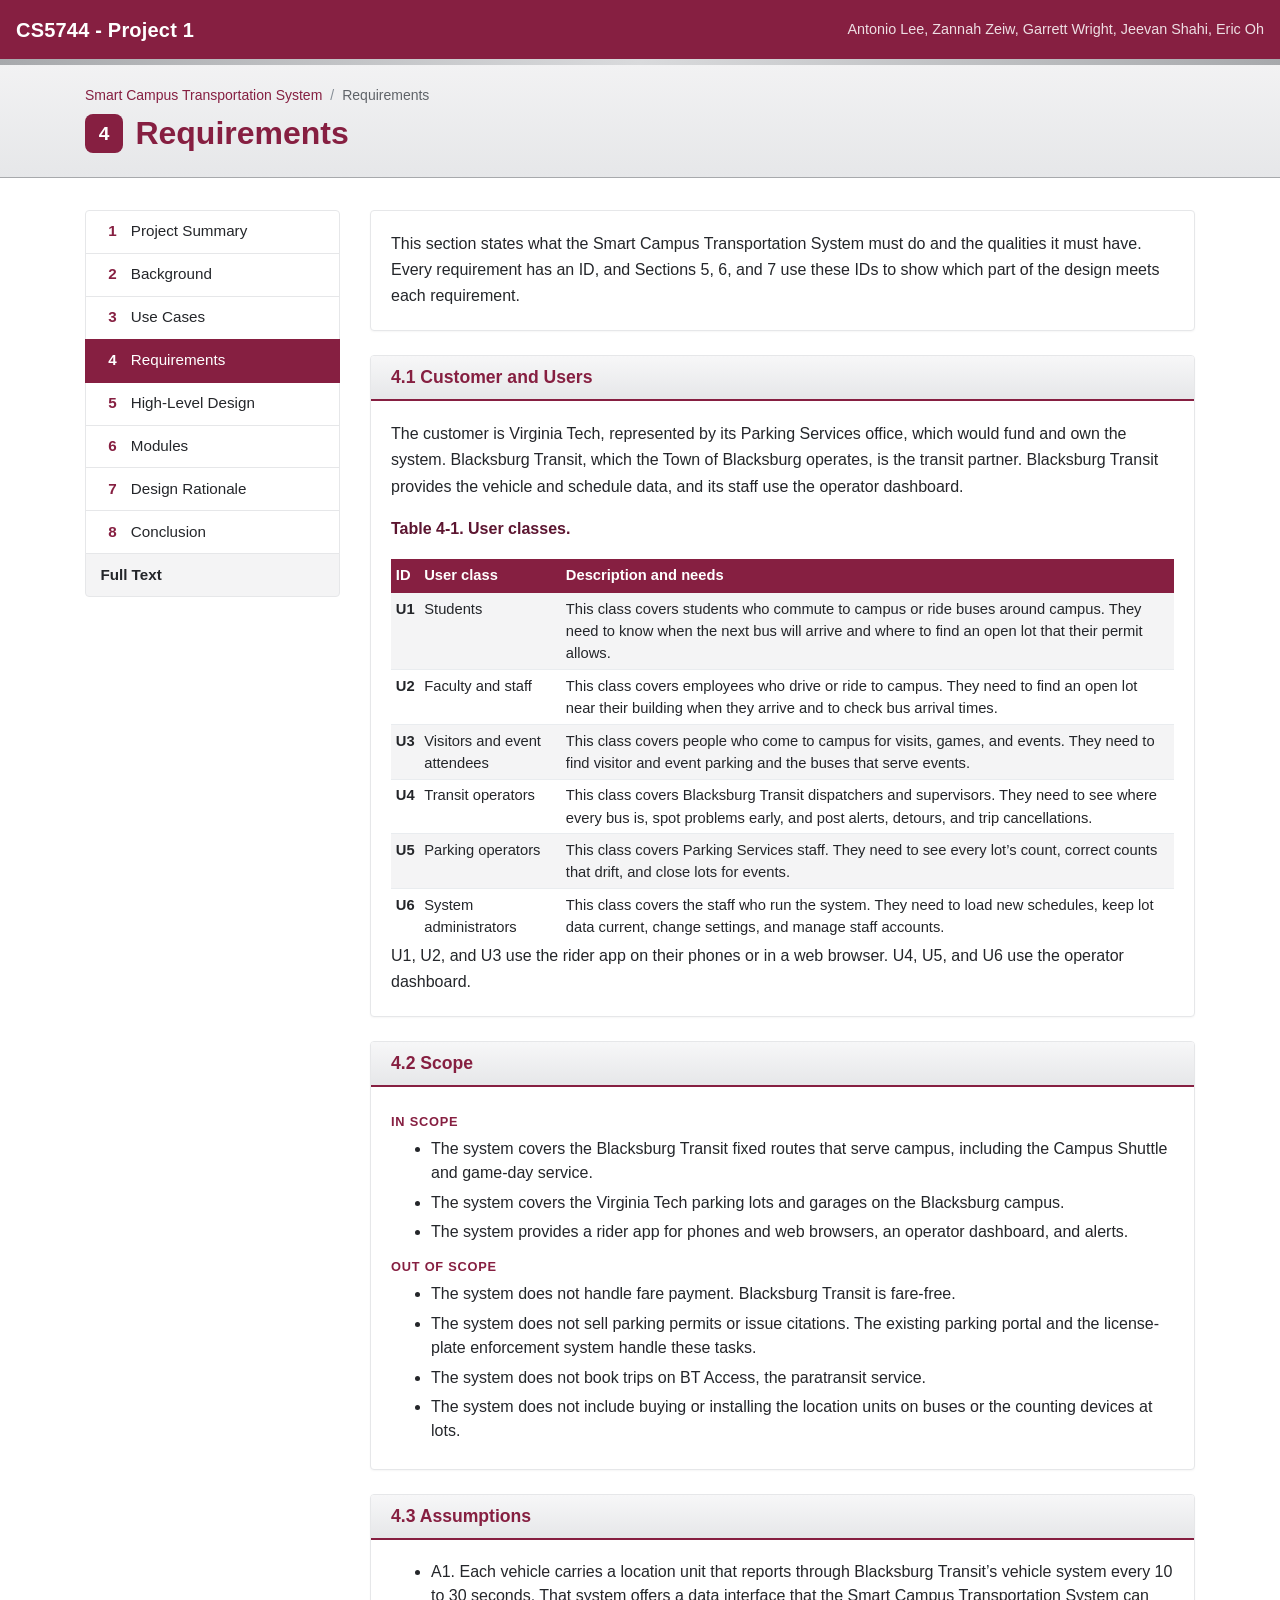
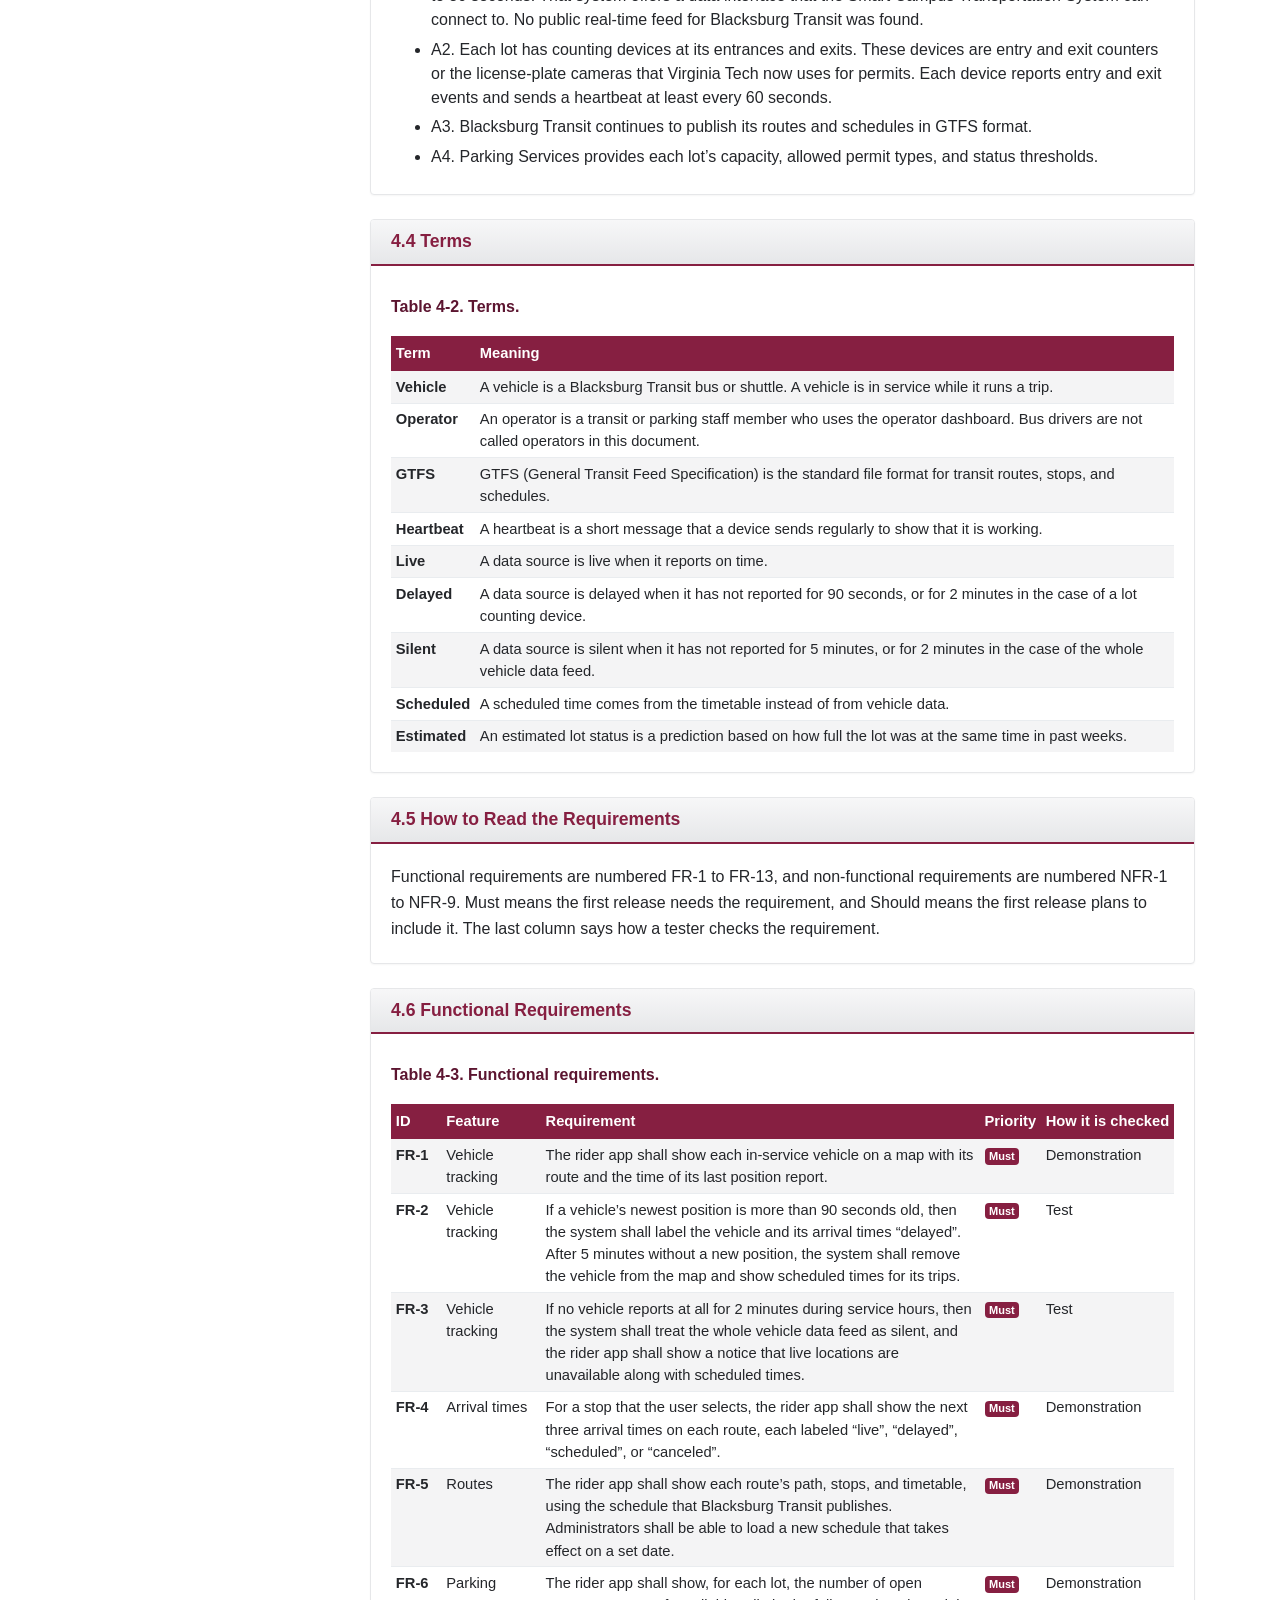
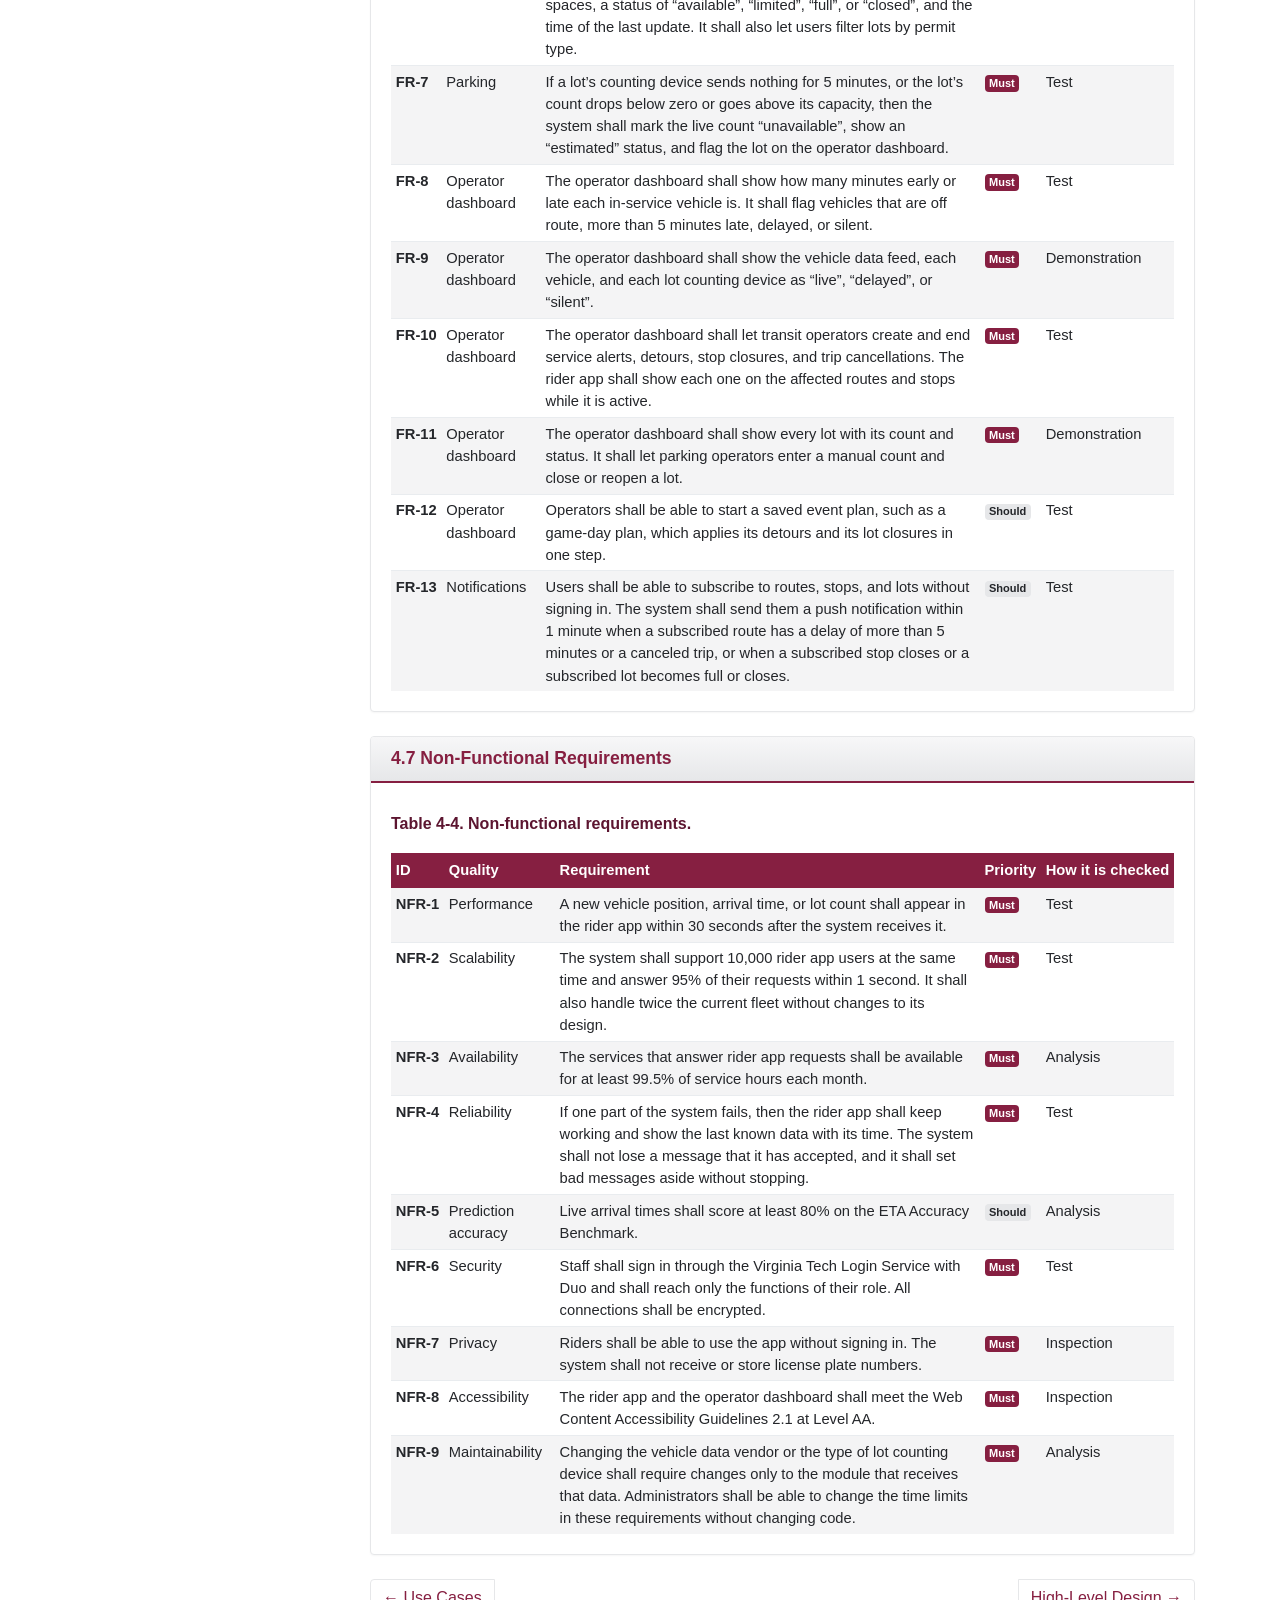
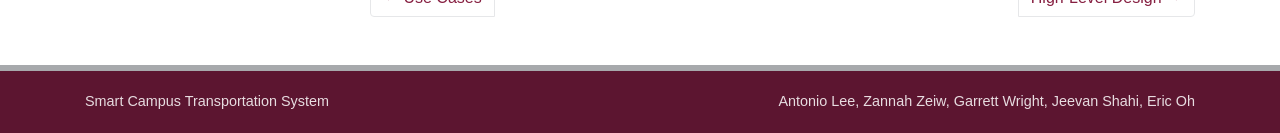
<file: requirements.html>
<!DOCTYPE html>
<html lang="en">
<head>
<meta charset="utf-8">
<meta name="viewport" content="width=device-width, initial-scale=1">
<title>CS5744 - Project 1</title>
<link rel="stylesheet" href="css/normalize.css">
<link rel="stylesheet" href="css/bootstrap.min.css">
<link rel="stylesheet" href="css/bt.css">
</head>
<body>
<nav class="navbar navbar-expand-lg navbar-dark bt-navbar sticky-top">
  <a class="navbar-brand" href="index.html">CS5744 - Project 1</a>
  <button class="navbar-toggler" type="button" data-toggle="collapse" data-target="#btNav" aria-controls="btNav" aria-expanded="false" aria-label="Toggle navigation">
    <span class="navbar-toggler-icon"></span>
  </button>
  <div class="collapse navbar-collapse" id="btNav">
    <ul class="navbar-nav ml-auto d-lg-none"><li class="nav-item"><a class="nav-link" href="index.html">Project Summary</a></li><li class="nav-item"><a class="nav-link" href="background.html">Background</a></li><li class="nav-item"><a class="nav-link" href="useCases.html">Use Cases</a></li><li class="nav-item active"><a class="nav-link" href="requirements.html">Requirements</a></li><li class="nav-item"><a class="nav-link" href="highLevelDesign.html">High-Level Design</a></li><li class="nav-item"><a class="nav-link" href="modules.html">Modules</a></li><li class="nav-item"><a class="nav-link" href="designRationale.html">Design Rationale</a></li><li class="nav-item"><a class="nav-link" href="conclusion.html">Conclusion</a></li><li class="nav-item"><a class="nav-link" href="complete.html">Full Text</a></li></ul>
    <span class="navbar-text ml-auto d-none d-lg-inline">Antonio Lee, Zannah Zeiw, Garrett Wright, Jeevan Shahi, Eric Oh</span>
  </div>
</nav>
<div class="bt-stripe"></div><div class="bt-pagehead"><div class="container"><nav aria-label="breadcrumb"><ol class="breadcrumb bt-crumb"><li class="breadcrumb-item"><a href="index.html">Smart Campus Transportation System</a></li><li class="breadcrumb-item active" aria-current="page">Requirements</li></ol></nav><h1><span class="bt-secnum">4</span>Requirements</h1></div></div><div class="container bt-main"><div class="row"><aside class="col-lg-3 d-none d-lg-block"><div class="bt-side-wrap"><div class="list-group bt-side"><a href="index.html" class="list-group-item list-group-item-action"><span class="bt-num">1</span>Project Summary</a><a href="background.html" class="list-group-item list-group-item-action"><span class="bt-num">2</span>Background</a><a href="useCases.html" class="list-group-item list-group-item-action"><span class="bt-num">3</span>Use Cases</a><a href="requirements.html" class="list-group-item list-group-item-action active"><span class="bt-num">4</span>Requirements</a><a href="highLevelDesign.html" class="list-group-item list-group-item-action"><span class="bt-num">5</span>High-Level Design</a><a href="modules.html" class="list-group-item list-group-item-action"><span class="bt-num">6</span>Modules</a><a href="designRationale.html" class="list-group-item list-group-item-action"><span class="bt-num">7</span>Design Rationale</a><a href="conclusion.html" class="list-group-item list-group-item-action"><span class="bt-num">8</span>Conclusion</a><a href="complete.html" class="list-group-item list-group-item-action bt-full">Full Text</a></div></div></aside><main class="col-lg-9"><div class="card bt-card mb-4"><div class="card-body"><p>This section states what the Smart Campus Transportation System must do and the qualities it must have. Every requirement has an ID, and Sections 5, 6, and 7 use these IDs to show which part of the design meets each requirement.</p></div></div>
<div class="card bt-card mb-4" id="4-1-customer-and-users"><div class="card-header"><h5 class="mb-0">4.1 Customer and Users</h5></div><div class="card-body"><p>The customer is Virginia Tech, represented by its Parking Services office, which would fund and own the system. Blacksburg Transit, which the Town of Blacksburg operates, is the transit partner. Blacksburg Transit provides the vehicle and schedule data, and its staff use the operator dashboard.</p><p class="bt-tcap">Table 4-1. User classes.</p><div class="table-responsive">
<table class="table table-striped table-hover table-sm bt-table">
<thead><tr><th>ID</th><th>User class</th><th>Description and needs</th></tr></thead>
<tbody>
<tr><td class="font-weight-bold text-nowrap">U1</td><td>Students</td><td>This class covers students who commute to campus or ride buses around campus. They need to know when the next bus will arrive and where to find an open lot that their permit allows.</td></tr>
<tr><td class="font-weight-bold text-nowrap">U2</td><td>Faculty and staff</td><td>This class covers employees who drive or ride to campus. They need to find an open lot near their building when they arrive and to check bus arrival times.</td></tr>
<tr><td class="font-weight-bold text-nowrap">U3</td><td>Visitors and event attendees</td><td>This class covers people who come to campus for visits, games, and events. They need to find visitor and event parking and the buses that serve events.</td></tr>
<tr><td class="font-weight-bold text-nowrap">U4</td><td>Transit operators</td><td>This class covers Blacksburg Transit dispatchers and supervisors. They need to see where every bus is, spot problems early, and post alerts, detours, and trip cancellations.</td></tr>
<tr><td class="font-weight-bold text-nowrap">U5</td><td>Parking operators</td><td>This class covers Parking Services staff. They need to see every lot’s count, correct counts that drift, and close lots for events.</td></tr>
<tr><td class="font-weight-bold text-nowrap">U6</td><td>System administrators</td><td>This class covers the staff who run the system. They need to load new schedules, keep lot data current, change settings, and manage staff accounts.</td></tr>
</tbody>
</table>
</div><p>U1, U2, and U3 use the rider app on their phones or in a web browser. U4, U5, and U6 use the operator dashboard.</p></div></div>
<div class="card bt-card mb-4" id="4-2-scope"><div class="card-header"><h5 class="mb-0">4.2 Scope</h5></div><div class="card-body"><h6 class="bt-label">In scope</h6><ul class="bt-list"><li>The system covers the Blacksburg Transit fixed routes that serve campus, including the Campus Shuttle and game-day service.</li><li>The system covers the Virginia Tech parking lots and garages on the Blacksburg campus.</li><li>The system provides a rider app for phones and web browsers, an operator dashboard, and alerts.</li></ul><h6 class="bt-label">Out of scope</h6><ul class="bt-list"><li>The system does not handle fare payment. Blacksburg Transit is fare-free.</li><li>The system does not sell parking permits or issue citations. The existing parking portal and the license-plate enforcement system handle these tasks.</li><li>The system does not book trips on BT Access, the paratransit service.</li><li>The system does not include buying or installing the location units on buses or the counting devices at lots.</li></ul></div></div>
<div class="card bt-card mb-4" id="4-3-assumptions"><div class="card-header"><h5 class="mb-0">4.3 Assumptions</h5></div><div class="card-body"><ul class="bt-list"><li>A1. Each vehicle carries a location unit that reports through Blacksburg Transit’s vehicle system every 10 to 30 seconds. That system offers a data interface that the Smart Campus Transportation System can connect to. No public real-time feed for Blacksburg Transit was found.</li><li>A2. Each lot has counting devices at its entrances and exits. These devices are entry and exit counters or the license-plate cameras that Virginia Tech now uses for permits. Each device reports entry and exit events and sends a heartbeat at least every 60 seconds.</li><li>A3. Blacksburg Transit continues to publish its routes and schedules in GTFS format.</li><li>A4. Parking Services provides each lot’s capacity, allowed permit types, and status thresholds.</li></ul></div></div>
<div class="card bt-card mb-4" id="4-4-terms"><div class="card-header"><h5 class="mb-0">4.4 Terms</h5></div><div class="card-body"><p class="bt-tcap">Table 4-2. Terms.</p><div class="table-responsive">
<table class="table table-striped table-hover table-sm bt-table">
<thead><tr><th>Term</th><th>Meaning</th></tr></thead>
<tbody>
<tr><td class="font-weight-bold text-nowrap">Vehicle</td><td>A vehicle is a Blacksburg Transit bus or shuttle. A vehicle is in service while it runs a trip.</td></tr>
<tr><td class="font-weight-bold text-nowrap">Operator</td><td>An operator is a transit or parking staff member who uses the operator dashboard. Bus drivers are not called operators in this document.</td></tr>
<tr><td class="font-weight-bold text-nowrap">GTFS</td><td>GTFS (General Transit Feed Specification) is the standard file format for transit routes, stops, and schedules.</td></tr>
<tr><td class="font-weight-bold text-nowrap">Heartbeat</td><td>A heartbeat is a short message that a device sends regularly to show that it is working.</td></tr>
<tr><td class="font-weight-bold text-nowrap">Live</td><td>A data source is live when it reports on time.</td></tr>
<tr><td class="font-weight-bold text-nowrap">Delayed</td><td>A data source is delayed when it has not reported for 90 seconds, or for 2 minutes in the case of a lot counting device.</td></tr>
<tr><td class="font-weight-bold text-nowrap">Silent</td><td>A data source is silent when it has not reported for 5 minutes, or for 2 minutes in the case of the whole vehicle data feed.</td></tr>
<tr><td class="font-weight-bold text-nowrap">Scheduled</td><td>A scheduled time comes from the timetable instead of from vehicle data.</td></tr>
<tr><td class="font-weight-bold text-nowrap">Estimated</td><td>An estimated lot status is a prediction based on how full the lot was at the same time in past weeks.</td></tr>
</tbody>
</table>
</div></div></div>
<div class="card bt-card mb-4" id="4-5-how-to-read-the-requirements"><div class="card-header"><h5 class="mb-0">4.5 How to Read the Requirements</h5></div><div class="card-body"><p>Functional requirements are numbered FR-1 to FR-13, and non-functional requirements are numbered NFR-1 to NFR-9. Must means the first release needs the requirement, and Should means the first release plans to include it. The last column says how a tester checks the requirement.</p></div></div>
<div class="card bt-card mb-4" id="4-6-functional-requirements"><div class="card-header"><h5 class="mb-0">4.6 Functional Requirements</h5></div><div class="card-body"><p class="bt-tcap">Table 4-3. Functional requirements.</p><div class="table-responsive">
<table class="table table-striped table-hover table-sm bt-table">
<thead><tr><th>ID</th><th>Feature</th><th>Requirement</th><th>Priority</th><th>How it is checked</th></tr></thead>
<tbody>
<tr><td class="font-weight-bold text-nowrap">FR-1</td><td>Vehicle tracking</td><td>The rider app shall show each in-service vehicle on a map with its route and the time of its last position report.</td><td><span class="badge badge-bt">Must</span></td><td>Demonstration</td></tr>
<tr><td class="font-weight-bold text-nowrap">FR-2</td><td>Vehicle tracking</td><td>If a vehicle’s newest position is more than 90 seconds old, then the system shall label the vehicle and its arrival times “delayed”. After 5 minutes without a new position, the system shall remove the vehicle from the map and show scheduled times for its trips.</td><td><span class="badge badge-bt">Must</span></td><td>Test</td></tr>
<tr><td class="font-weight-bold text-nowrap">FR-3</td><td>Vehicle tracking</td><td>If no vehicle reports at all for 2 minutes during service hours, then the system shall treat the whole vehicle data feed as silent, and the rider app shall show a notice that live locations are unavailable along with scheduled times.</td><td><span class="badge badge-bt">Must</span></td><td>Test</td></tr>
<tr><td class="font-weight-bold text-nowrap">FR-4</td><td>Arrival times</td><td>For a stop that the user selects, the rider app shall show the next three arrival times on each route, each labeled “live”, “delayed”, “scheduled”, or “canceled”.</td><td><span class="badge badge-bt">Must</span></td><td>Demonstration</td></tr>
<tr><td class="font-weight-bold text-nowrap">FR-5</td><td>Routes</td><td>The rider app shall show each route’s path, stops, and timetable, using the schedule that Blacksburg Transit publishes. Administrators shall be able to load a new schedule that takes effect on a set date.</td><td><span class="badge badge-bt">Must</span></td><td>Demonstration</td></tr>
<tr><td class="font-weight-bold text-nowrap">FR-6</td><td>Parking</td><td>The rider app shall show, for each lot, the number of open spaces, a status of “available”, “limited”, “full”, or “closed”, and the time of the last update. It shall also let users filter lots by permit type.</td><td><span class="badge badge-bt">Must</span></td><td>Demonstration</td></tr>
<tr><td class="font-weight-bold text-nowrap">FR-7</td><td>Parking</td><td>If a lot’s counting device sends nothing for 5 minutes, or the lot’s count drops below zero or goes above its capacity, then the system shall mark the live count “unavailable”, show an “estimated” status, and flag the lot on the operator dashboard.</td><td><span class="badge badge-bt">Must</span></td><td>Test</td></tr>
<tr><td class="font-weight-bold text-nowrap">FR-8</td><td>Operator dashboard</td><td>The operator dashboard shall show how many minutes early or late each in-service vehicle is. It shall flag vehicles that are off route, more than 5 minutes late, delayed, or silent.</td><td><span class="badge badge-bt">Must</span></td><td>Test</td></tr>
<tr><td class="font-weight-bold text-nowrap">FR-9</td><td>Operator dashboard</td><td>The operator dashboard shall show the vehicle data feed, each vehicle, and each lot counting device as “live”, “delayed”, or “silent”.</td><td><span class="badge badge-bt">Must</span></td><td>Demonstration</td></tr>
<tr><td class="font-weight-bold text-nowrap">FR-10</td><td>Operator dashboard</td><td>The operator dashboard shall let transit operators create and end service alerts, detours, stop closures, and trip cancellations. The rider app shall show each one on the affected routes and stops while it is active.</td><td><span class="badge badge-bt">Must</span></td><td>Test</td></tr>
<tr><td class="font-weight-bold text-nowrap">FR-11</td><td>Operator dashboard</td><td>The operator dashboard shall show every lot with its count and status. It shall let parking operators enter a manual count and close or reopen a lot.</td><td><span class="badge badge-bt">Must</span></td><td>Demonstration</td></tr>
<tr><td class="font-weight-bold text-nowrap">FR-12</td><td>Operator dashboard</td><td>Operators shall be able to start a saved event plan, such as a game-day plan, which applies its detours and its lot closures in one step.</td><td><span class="badge badge-silver">Should</span></td><td>Test</td></tr>
<tr><td class="font-weight-bold text-nowrap">FR-13</td><td>Notifications</td><td>Users shall be able to subscribe to routes, stops, and lots without signing in. The system shall send them a push notification within 1 minute when a subscribed route has a delay of more than 5 minutes or a canceled trip, or when a subscribed stop closes or a subscribed lot becomes full or closes.</td><td><span class="badge badge-silver">Should</span></td><td>Test</td></tr>
</tbody>
</table>
</div></div></div>
<div class="card bt-card mb-4" id="4-7-non-functional-requirements"><div class="card-header"><h5 class="mb-0">4.7 Non-Functional Requirements</h5></div><div class="card-body"><p class="bt-tcap">Table 4-4. Non-functional requirements.</p><div class="table-responsive">
<table class="table table-striped table-hover table-sm bt-table">
<thead><tr><th>ID</th><th>Quality</th><th>Requirement</th><th>Priority</th><th>How it is checked</th></tr></thead>
<tbody>
<tr><td class="font-weight-bold text-nowrap">NFR-1</td><td>Performance</td><td>A new vehicle position, arrival time, or lot count shall appear in the rider app within 30 seconds after the system receives it.</td><td><span class="badge badge-bt">Must</span></td><td>Test</td></tr>
<tr><td class="font-weight-bold text-nowrap">NFR-2</td><td>Scalability</td><td>The system shall support 10,000 rider app users at the same time and answer 95% of their requests within 1 second. It shall also handle twice the current fleet without changes to its design.</td><td><span class="badge badge-bt">Must</span></td><td>Test</td></tr>
<tr><td class="font-weight-bold text-nowrap">NFR-3</td><td>Availability</td><td>The services that answer rider app requests shall be available for at least 99.5% of service hours each month.</td><td><span class="badge badge-bt">Must</span></td><td>Analysis</td></tr>
<tr><td class="font-weight-bold text-nowrap">NFR-4</td><td>Reliability</td><td>If one part of the system fails, then the rider app shall keep working and show the last known data with its time. The system shall not lose a message that it has accepted, and it shall set bad messages aside without stopping.</td><td><span class="badge badge-bt">Must</span></td><td>Test</td></tr>
<tr><td class="font-weight-bold text-nowrap">NFR-5</td><td>Prediction accuracy</td><td>Live arrival times shall score at least 80% on the ETA Accuracy Benchmark.</td><td><span class="badge badge-silver">Should</span></td><td>Analysis</td></tr>
<tr><td class="font-weight-bold text-nowrap">NFR-6</td><td>Security</td><td>Staff shall sign in through the Virginia Tech Login Service with Duo and shall reach only the functions of their role. All connections shall be encrypted.</td><td><span class="badge badge-bt">Must</span></td><td>Test</td></tr>
<tr><td class="font-weight-bold text-nowrap">NFR-7</td><td>Privacy</td><td>Riders shall be able to use the app without signing in. The system shall not receive or store license plate numbers.</td><td><span class="badge badge-bt">Must</span></td><td>Inspection</td></tr>
<tr><td class="font-weight-bold text-nowrap">NFR-8</td><td>Accessibility</td><td>The rider app and the operator dashboard shall meet the Web Content Accessibility Guidelines 2.1 at Level AA.</td><td><span class="badge badge-bt">Must</span></td><td>Inspection</td></tr>
<tr><td class="font-weight-bold text-nowrap">NFR-9</td><td>Maintainability</td><td>Changing the vehicle data vendor or the type of lot counting device shall require changes only to the module that receives that data. Administrators shall be able to change the time limits in these requirements without changing code.</td><td><span class="badge badge-bt">Must</span></td><td>Analysis</td></tr>
</tbody>
</table>
</div></div></div><nav aria-label="Page navigation"><ul class="pagination justify-content-between bt-pager"><li class="page-item"><a class="page-link" href="useCases.html">&larr; Use Cases</a></li><li class="page-item"><a class="page-link" href="highLevelDesign.html">High-Level Design &rarr;</a></li></ul></nav></main></div></div><footer class="bt-footer"><div class="container"><div class="row"><div class="col-md-6">Smart Campus Transportation System</div><div class="col-md-6 text-md-right">Antonio Lee, Zannah Zeiw, Garrett Wright, Jeevan Shahi, Eric Oh</div></div></div></footer>
<script src="js/vendor/jquery.slim.min.js"></script>
<script src="js/vendor/popper.min.js"></script>
<script src="js/vendor/bootstrap.min.js"></script>
</body>
</html>
</file>
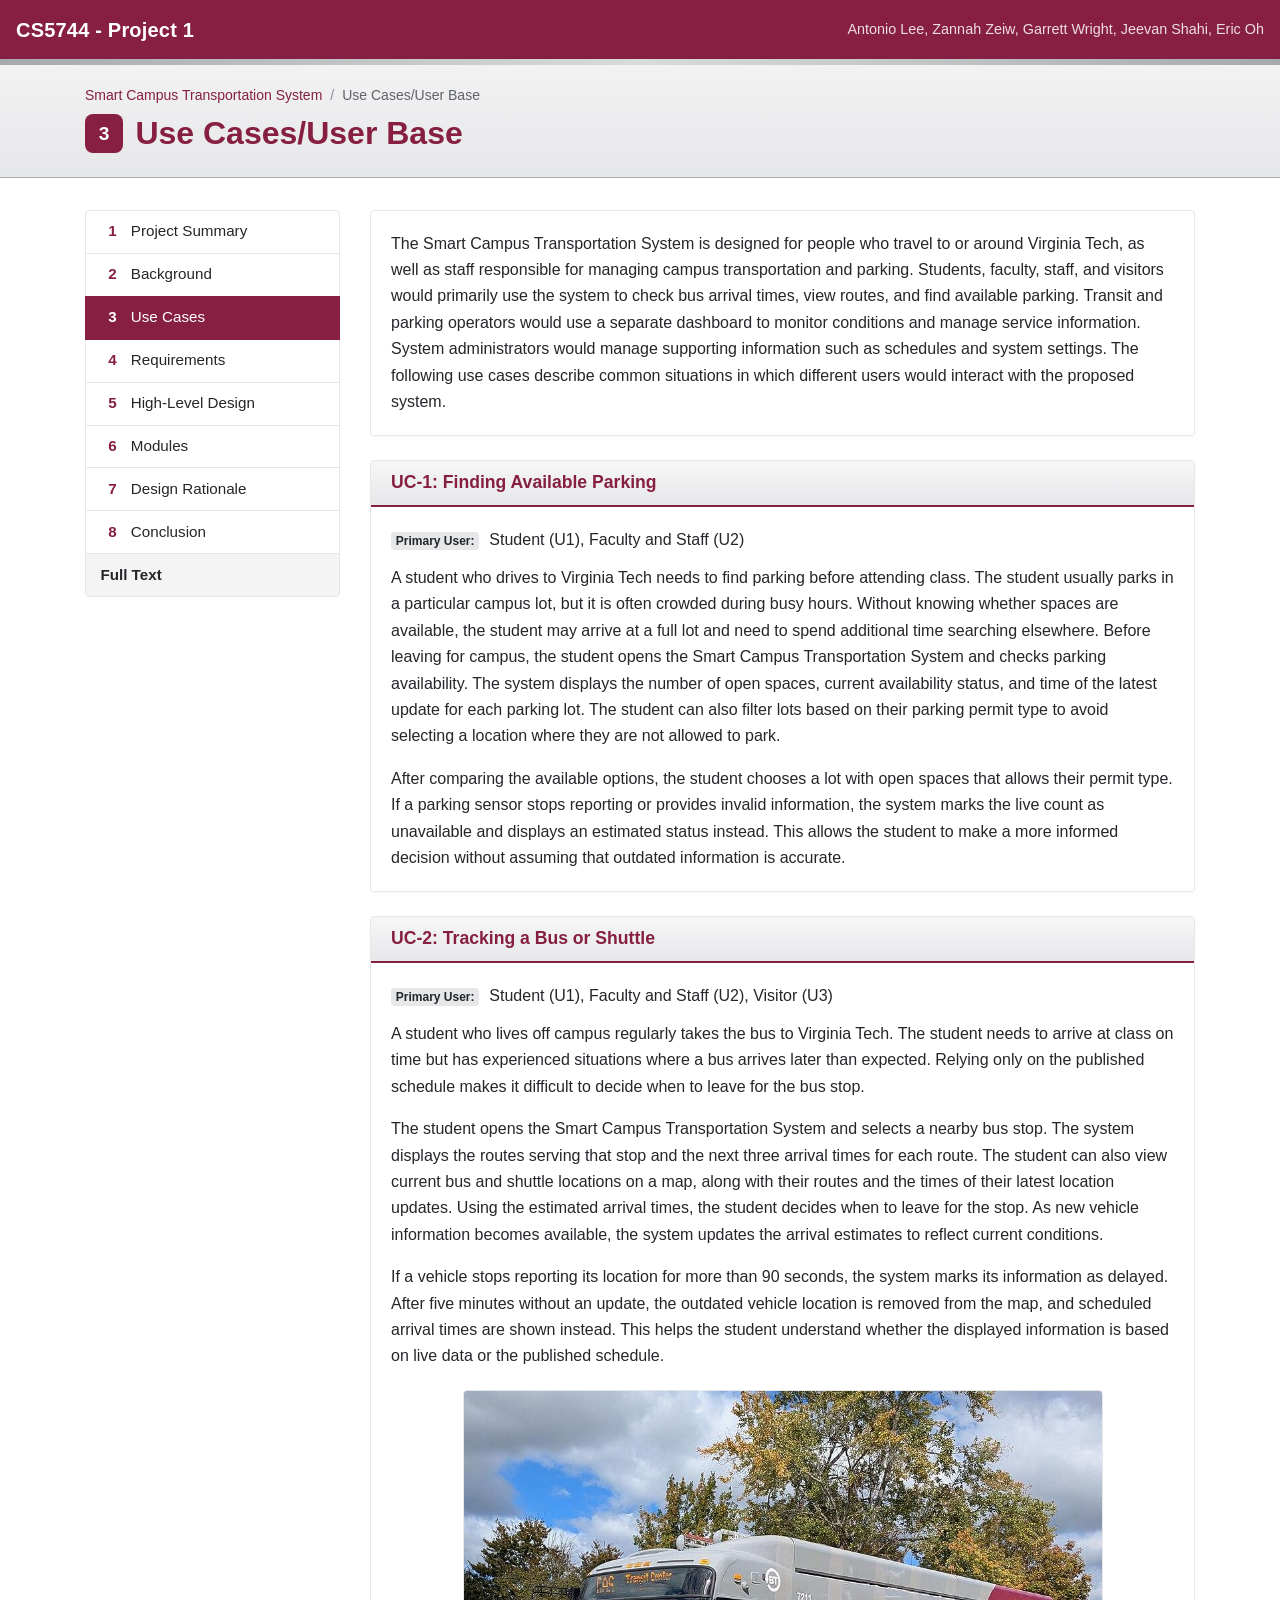
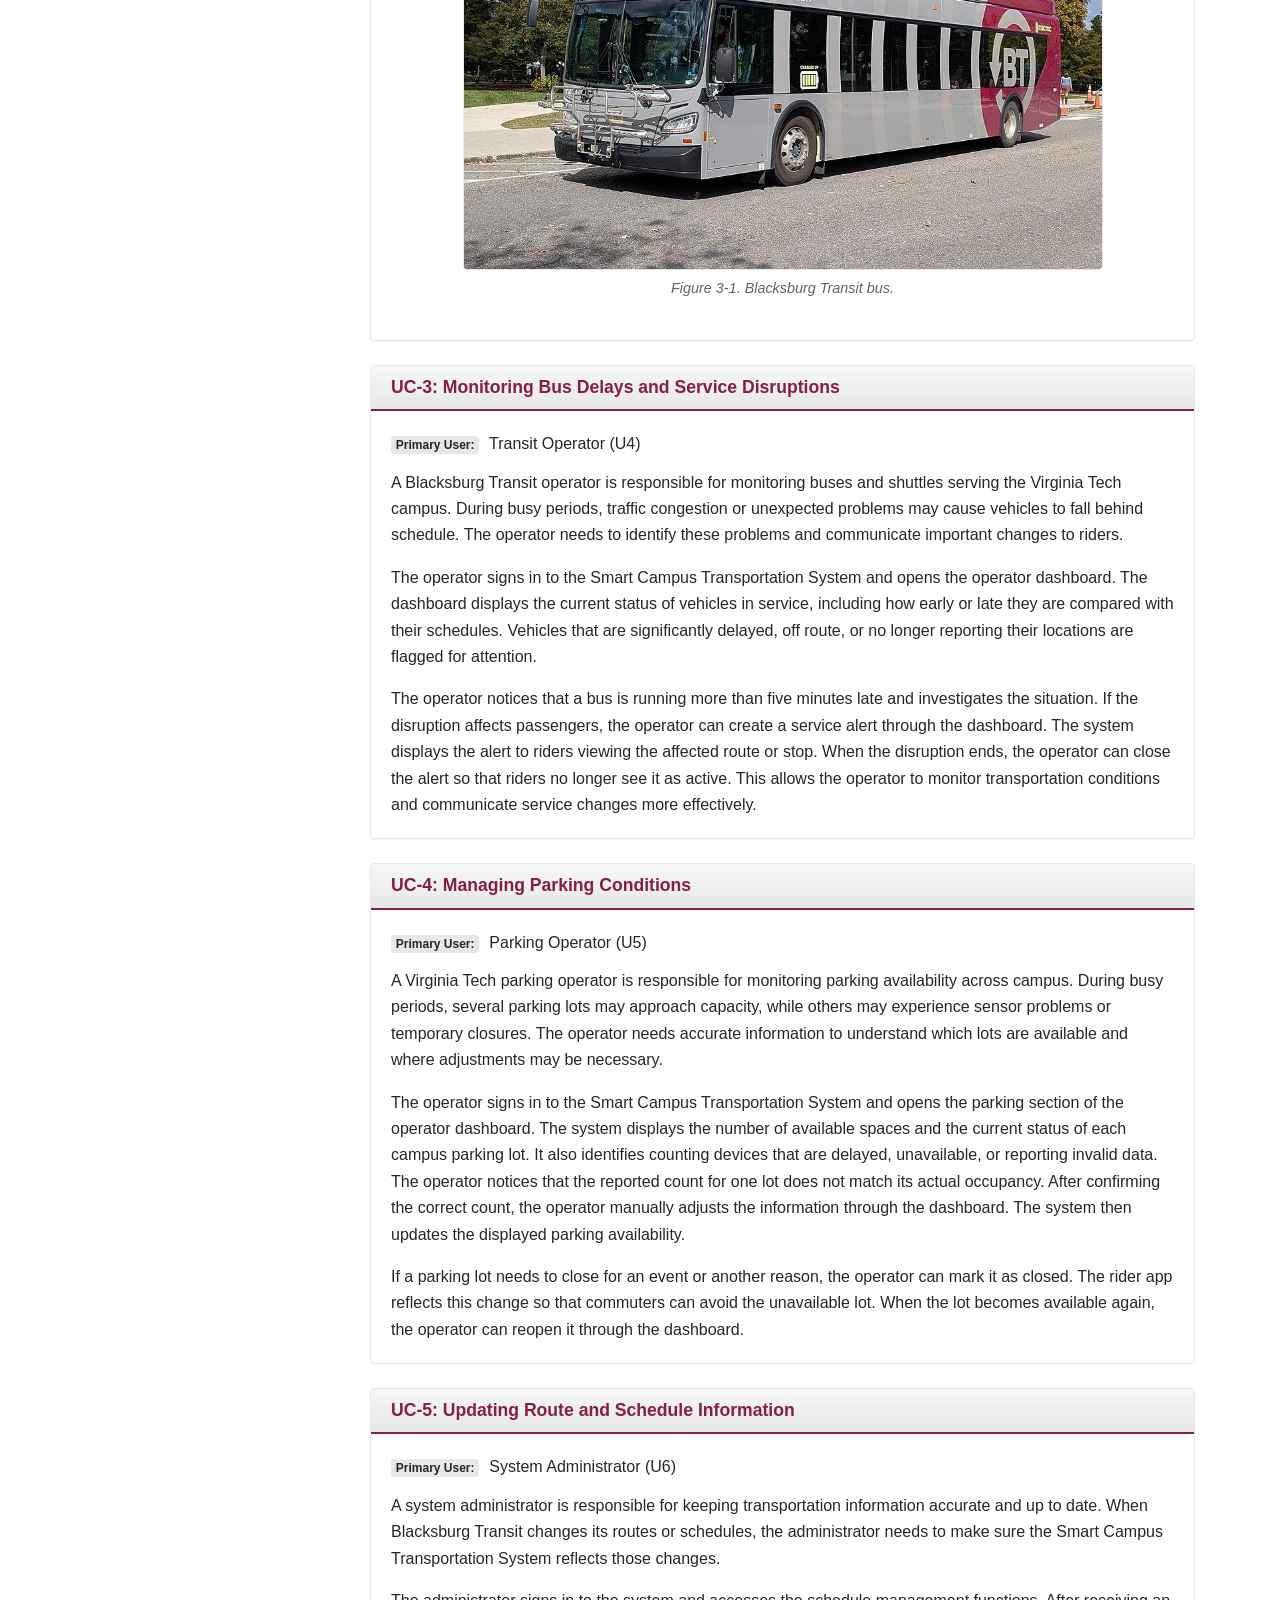
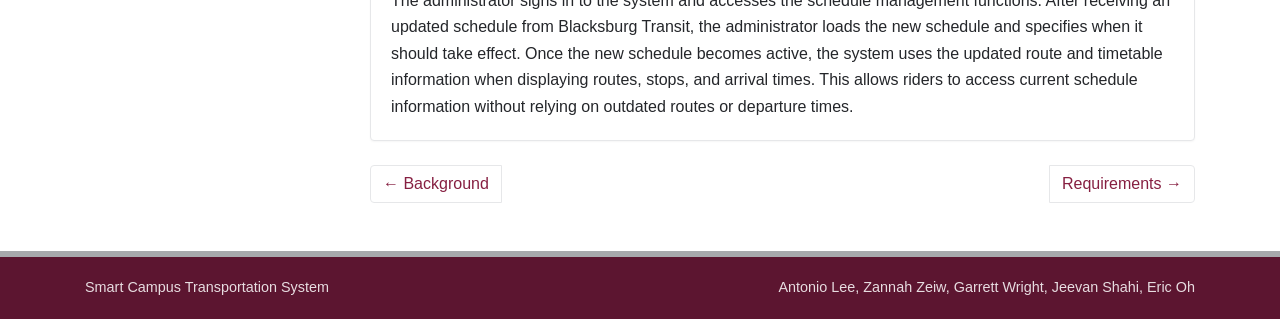
<file: useCases.html>
<!DOCTYPE html>
<html lang="en">
<head>
<meta charset="utf-8">
<meta name="viewport" content="width=device-width, initial-scale=1">
<title>CS5744 - Project 1</title>
<link rel="stylesheet" href="css/normalize.css">
<link rel="stylesheet" href="css/bootstrap.min.css">
<link rel="stylesheet" href="css/bt.css">
</head>
<body>
<nav class="navbar navbar-expand-lg navbar-dark bt-navbar sticky-top">
  <a class="navbar-brand" href="index.html">CS5744 - Project 1</a>
  <button class="navbar-toggler" type="button" data-toggle="collapse" data-target="#btNav" aria-controls="btNav" aria-expanded="false" aria-label="Toggle navigation">
    <span class="navbar-toggler-icon"></span>
  </button>
  <div class="collapse navbar-collapse" id="btNav">
    <ul class="navbar-nav ml-auto d-lg-none"><li class="nav-item"><a class="nav-link" href="index.html">Project Summary</a></li><li class="nav-item"><a class="nav-link" href="background.html">Background</a></li><li class="nav-item active"><a class="nav-link" href="useCases.html">Use Cases</a></li><li class="nav-item"><a class="nav-link" href="requirements.html">Requirements</a></li><li class="nav-item"><a class="nav-link" href="highLevelDesign.html">High-Level Design</a></li><li class="nav-item"><a class="nav-link" href="modules.html">Modules</a></li><li class="nav-item"><a class="nav-link" href="designRationale.html">Design Rationale</a></li><li class="nav-item"><a class="nav-link" href="conclusion.html">Conclusion</a></li><li class="nav-item"><a class="nav-link" href="complete.html">Full Text</a></li></ul>
    <span class="navbar-text ml-auto d-none d-lg-inline">Antonio Lee, Zannah Zeiw, Garrett Wright, Jeevan Shahi, Eric Oh</span>
  </div>
</nav>
<div class="bt-stripe"></div><div class="bt-pagehead"><div class="container"><nav aria-label="breadcrumb"><ol class="breadcrumb bt-crumb"><li class="breadcrumb-item"><a href="index.html">Smart Campus Transportation System</a></li><li class="breadcrumb-item active" aria-current="page">Use Cases/User Base</li></ol></nav><h1><span class="bt-secnum">3</span>Use Cases/User Base</h1></div></div><div class="container bt-main"><div class="row"><aside class="col-lg-3 d-none d-lg-block"><div class="bt-side-wrap"><div class="list-group bt-side"><a href="index.html" class="list-group-item list-group-item-action"><span class="bt-num">1</span>Project Summary</a><a href="background.html" class="list-group-item list-group-item-action"><span class="bt-num">2</span>Background</a><a href="useCases.html" class="list-group-item list-group-item-action active"><span class="bt-num">3</span>Use Cases</a><a href="requirements.html" class="list-group-item list-group-item-action"><span class="bt-num">4</span>Requirements</a><a href="highLevelDesign.html" class="list-group-item list-group-item-action"><span class="bt-num">5</span>High-Level Design</a><a href="modules.html" class="list-group-item list-group-item-action"><span class="bt-num">6</span>Modules</a><a href="designRationale.html" class="list-group-item list-group-item-action"><span class="bt-num">7</span>Design Rationale</a><a href="conclusion.html" class="list-group-item list-group-item-action"><span class="bt-num">8</span>Conclusion</a><a href="complete.html" class="list-group-item list-group-item-action bt-full">Full Text</a></div></div></aside><main class="col-lg-9"><div class="card bt-card mb-4"><div class="card-body"><p>The Smart Campus Transportation System is designed for people who travel to or around Virginia Tech, as well as staff responsible for managing campus transportation and parking. Students, faculty, staff, and visitors would primarily use the system to check bus arrival times, view routes, and find available parking. Transit and parking operators would use a separate dashboard to monitor conditions and manage service information. System administrators would manage supporting information such as schedules and system settings. The following use cases describe common situations in which different users would interact with the proposed system.</p></div></div>
<div class="card bt-card mb-4" id="uc-1-finding-available-parking"><div class="card-header"><h5 class="mb-0">UC-1: Finding Available Parking</h5></div><div class="card-body"><p class="bt-meta"><span class="badge badge-silver">Primary User:</span> Student (U1), Faculty and Staff (U2)</p><p>A student who drives to Virginia Tech needs to find parking before attending class. The student usually parks in a particular campus lot, but it is often crowded during busy hours. Without knowing whether spaces are available, the student may arrive at a full lot and need to spend additional time searching elsewhere. Before leaving for campus, the student opens the Smart Campus Transportation System and checks parking availability. The system displays the number of open spaces, current availability status, and time of the latest update for each parking lot. The student can also filter lots based on their parking permit type to avoid selecting a location where they are not allowed to park.</p><p>After comparing the available options, the student chooses a lot with open spaces that allows their permit type. If a parking sensor stops reporting or provides invalid information, the system marks the live count as unavailable and displays an estimated status instead. This allows the student to make a more informed decision without assuming that outdated information is accurate.</p></div></div>
<div class="card bt-card mb-4" id="uc-2-tracking-a-bus-or-shuttle"><div class="card-header"><h5 class="mb-0">UC-2: Tracking a Bus or Shuttle</h5></div><div class="card-body"><p class="bt-meta"><span class="badge badge-silver">Primary User:</span> Student (U1), Faculty and Staff (U2), Visitor (U3)</p><p>A student who lives off campus regularly takes the bus to Virginia Tech. The student needs to arrive at class on time but has experienced situations where a bus arrives later than expected. Relying only on the published schedule makes it difficult to decide when to leave for the bus stop.</p><p>The student opens the Smart Campus Transportation System and selects a nearby bus stop. The system displays the routes serving that stop and the next three arrival times for each route. The student can also view current bus and shuttle locations on a map, along with their routes and the times of their latest location updates. Using the estimated arrival times, the student decides when to leave for the stop. As new vehicle information becomes available, the system updates the arrival estimates to reflect current conditions.</p><p>If a vehicle stops reporting its location for more than 90 seconds, the system marks its information as delayed. After five minutes without an update, the outdated vehicle location is removed from the map, and scheduled arrival times are shown instead. This helps the student understand whether the displayed information is based on live data or the published schedule.</p><figure class="figure bt-figure"><a href="img/Figure3.jpg"><img src="img/Figure3.jpg" class="figure-img img-fluid rounded" alt="Figure 3-1. Blacksburg Transit bus."></a><figcaption class="figure-caption">Figure 3-1. Blacksburg Transit bus.</figcaption></figure></div></div>
<div class="card bt-card mb-4" id="uc-3-monitoring-bus-delays-and-service-disruptions"><div class="card-header"><h5 class="mb-0">UC-3: Monitoring Bus Delays and Service Disruptions</h5></div><div class="card-body"><p class="bt-meta"><span class="badge badge-silver">Primary User:</span> Transit Operator (U4)</p><p>A Blacksburg Transit operator is responsible for monitoring buses and shuttles serving the Virginia Tech campus. During busy periods, traffic congestion or unexpected problems may cause vehicles to fall behind schedule. The operator needs to identify these problems and communicate important changes to riders.</p><p>The operator signs in to the Smart Campus Transportation System and opens the operator dashboard. The dashboard displays the current status of vehicles in service, including how early or late they are compared with their schedules. Vehicles that are significantly delayed, off route, or no longer reporting their locations are flagged for attention.</p><p>The operator notices that a bus is running more than five minutes late and investigates the situation. If the disruption affects passengers, the operator can create a service alert through the dashboard. The system displays the alert to riders viewing the affected route or stop. When the disruption ends, the operator can close the alert so that riders no longer see it as active. This allows the operator to monitor transportation conditions and communicate service changes more effectively.</p></div></div>
<div class="card bt-card mb-4" id="uc-4-managing-parking-conditions"><div class="card-header"><h5 class="mb-0">UC-4: Managing Parking Conditions</h5></div><div class="card-body"><p class="bt-meta"><span class="badge badge-silver">Primary User:</span> Parking Operator (U5)</p><p>A Virginia Tech parking operator is responsible for monitoring parking availability across campus. During busy periods, several parking lots may approach capacity, while others may experience sensor problems or temporary closures. The operator needs accurate information to understand which lots are available and where adjustments may be necessary.</p><p>The operator signs in to the Smart Campus Transportation System and opens the parking section of the operator dashboard. The system displays the number of available spaces and the current status of each campus parking lot. It also identifies counting devices that are delayed, unavailable, or reporting invalid data. The operator notices that the reported count for one lot does not match its actual occupancy. After confirming the correct count, the operator manually adjusts the information through the dashboard. The system then updates the displayed parking availability.</p><p>If a parking lot needs to close for an event or another reason, the operator can mark it as closed. The rider app reflects this change so that commuters can avoid the unavailable lot. When the lot becomes available again, the operator can reopen it through the dashboard.</p></div></div>
<div class="card bt-card mb-4" id="uc-5-updating-route-and-schedule-information"><div class="card-header"><h5 class="mb-0">UC-5: Updating Route and Schedule Information</h5></div><div class="card-body"><p class="bt-meta"><span class="badge badge-silver">Primary User:</span> System Administrator (U6)</p><p>A system administrator is responsible for keeping transportation information accurate and up to date. When Blacksburg Transit changes its routes or schedules, the administrator needs to make sure the Smart Campus Transportation System reflects those changes.</p><p>The administrator signs in to the system and accesses the schedule management functions. After receiving an updated schedule from Blacksburg Transit, the administrator loads the new schedule and specifies when it should take effect. Once the new schedule becomes active, the system uses the updated route and timetable information when displaying routes, stops, and arrival times. This allows riders to access current schedule information without relying on outdated routes or departure times.</p></div></div><nav aria-label="Page navigation"><ul class="pagination justify-content-between bt-pager"><li class="page-item"><a class="page-link" href="background.html">&larr; Background</a></li><li class="page-item"><a class="page-link" href="requirements.html">Requirements &rarr;</a></li></ul></nav></main></div></div><footer class="bt-footer"><div class="container"><div class="row"><div class="col-md-6">Smart Campus Transportation System</div><div class="col-md-6 text-md-right">Antonio Lee, Zannah Zeiw, Garrett Wright, Jeevan Shahi, Eric Oh</div></div></div></footer>
<script src="js/vendor/jquery.slim.min.js"></script>
<script src="js/vendor/popper.min.js"></script>
<script src="js/vendor/bootstrap.min.js"></script>
</body>
</html>
</file>
<file: css/bt.css>
/* Blacksburg Transit theme: maroon and silver over white, after the BT bus livery.
   Layout: maroon navbar + silver stripe, silver page header, sticky sidebar, content cards. */
:root {
  --bt-maroon: #861F41;
  --bt-maroon-dark: #5C1530;
  --bt-maroon-soft: #F6E9EE;
  --bt-silver: #A7A9AC;
  --bt-silver-light: #E6E7E9;
  --bt-silver-faint: #F4F4F5;
  --bt-ink: #24262A;
  --bt-muted: #5F6368;
}

html { scroll-padding-top: 80px; }
body { background: #FFFFFF; color: var(--bt-ink); }
a { color: var(--bt-maroon); }
a:hover { color: var(--bt-maroon-dark); }

/* navbar */
.bt-navbar { background: var(--bt-maroon); padding-top: .6rem; padding-bottom: .6rem; }
.bt-navbar .navbar-brand { font-weight: 600; letter-spacing: .01em; display: flex; align-items: center; }
.bt-mark {
  display: inline-flex; align-items: center; justify-content: center;
  width: 2.1rem; height: 2.1rem; margin-right: .6rem; border-radius: 50%;
  background: #FFFFFF; color: var(--bt-maroon); font-weight: 800; font-size: .9rem;
}
.bt-navbar .navbar-text { color: rgba(255, 255, 255, .85); font-size: .9rem; }
.bt-navbar .nav-link { color: rgba(255, 255, 255, .85); }
.bt-navbar .nav-item.active .nav-link { color: #FFFFFF; font-weight: 600; }
.bt-stripe { height: 6px; background: linear-gradient(90deg, var(--bt-silver) 0%, #D9DADC 50%, var(--bt-silver) 100%); }

/* hero (index) */
.bt-hero {
  margin-bottom: 0;
  background:
    linear-gradient(115deg, transparent 0 62%, var(--bt-maroon) 62% 78%, var(--bt-maroon-dark) 78% 100%),
    linear-gradient(180deg, #F2F2F3 0%, var(--bt-silver-light) 100%);
  border-bottom: 1px solid var(--bt-silver);
  padding: 3rem 0;
}
.bt-hero h1 { color: var(--bt-maroon); font-weight: 700; max-width: 14em; }
.bt-hero .lead { color: var(--bt-muted); max-width: 36em; }
@media (max-width: 767px) {
  .bt-hero { background: linear-gradient(180deg, #F2F2F3 0%, var(--bt-silver-light) 100%); padding: 2rem 0; }
  .bt-hero h1 { font-size: 2.2rem; }
}

/* page header */
.bt-pagehead {
  background: linear-gradient(180deg, #F2F2F3 0%, var(--bt-silver-light) 100%);
  border-bottom: 1px solid var(--bt-silver);
  padding: 1.25rem 0 1.5rem;
}
.bt-pagehead h1 { color: var(--bt-maroon); font-weight: 700; font-size: 2rem; margin: 0; display: flex; align-items: center; }
.bt-crumb { background: transparent; padding: 0; margin-bottom: .5rem; font-size: .875rem; }
.bt-crumb .breadcrumb-item.active { color: var(--bt-muted); }
.bt-secnum {
  display: inline-flex; align-items: center; justify-content: center; flex: none;
  width: 2.4rem; height: 2.4rem; margin-right: .75rem; border-radius: .5rem;
  background: var(--bt-maroon); color: #FFFFFF; font-size: 1.2rem; font-weight: 700;
}

/* layout */
.bt-main { padding-top: 2rem; padding-bottom: 2rem; }
.bt-side-wrap { position: sticky; top: 90px; }
.bt-side .list-group-item { border-color: var(--bt-silver-light); color: var(--bt-ink); padding: .6rem .9rem; font-size: .95rem; }
.bt-side .list-group-item:hover { background: var(--bt-silver-faint); }
.bt-side .list-group-item.active { background: var(--bt-maroon); border-color: var(--bt-maroon); color: #FFFFFF; }
.bt-num {
  display: inline-block; width: 1.5rem; margin-right: .4rem; text-align: center;
  font-weight: 700; color: var(--bt-maroon);
}
.bt-side .list-group-item.active .bt-num { color: #FFFFFF; }
.bt-full { font-weight: 600; background: var(--bt-silver-faint); }

/* cards */
.bt-card { border-color: var(--bt-silver-light); box-shadow: 0 1px 2px rgba(0, 0, 0, .04); }
.bt-card .card-header {
  background: linear-gradient(180deg, #F7F7F8 0%, var(--bt-silver-light) 100%);
  border-bottom: 2px solid var(--bt-maroon);
}
.bt-card .card-header h5 { color: var(--bt-maroon); font-weight: 700; font-size: 1.1rem; }
.bt-card .card-body > p:last-child, .bt-card .card-body > ul:last-child { margin-bottom: 0; }
.bt-card p { line-height: 1.65; }
.bt-group {
  color: var(--bt-maroon-dark); font-weight: 700; font-size: 1.3rem;
  margin: 2rem 0 1rem; padding-bottom: .4rem; border-bottom: 2px solid var(--bt-silver);
}
.bt-group:first-child { margin-top: 0; }
.bt-label { color: var(--bt-maroon); font-weight: 700; text-transform: uppercase; font-size: .8rem; letter-spacing: .06em; margin-top: .5rem; }
.bt-meta { margin-bottom: .75rem; }
.bt-meta .badge { margin-right: .35rem; }
.bt-list li { margin-bottom: .35rem; }
.bt-fullhead { color: var(--bt-maroon); font-weight: 700; display: flex; align-items: center; margin: 2.5rem 0 1rem; }
.bt-fullhead:first-child { margin-top: 0; }

/* badges */
.badge-bt { background: var(--bt-maroon); color: #FFFFFF; }
.badge-silver { background: var(--bt-silver-light); color: var(--bt-ink); }

/* tables */
.bt-table { margin-bottom: 0; font-size: .92rem; }
.bt-table thead th { background: var(--bt-maroon); color: #FFFFFF; border-color: var(--bt-maroon); white-space: nowrap; }
.bt-table.table-striped tbody tr:nth-of-type(odd) { background: var(--bt-silver-faint); }
.bt-table.table-hover tbody tr:hover { background: var(--bt-maroon-soft); }
.bt-matrix th, .bt-matrix td { text-align: center; }
.bt-matrix th:first-child, .bt-matrix td:first-child { text-align: left; }
.bt-x { color: var(--bt-maroon); font-weight: 700; }
.bt-total td { font-weight: 700; border-top: 2px solid var(--bt-maroon); }
.bt-tcap { font-weight: 700; color: var(--bt-maroon-dark); margin-top: .5rem; }

/* figures */
.bt-figure { display: block; margin: 1.25rem auto; max-width: 640px; text-align: center; }
.bt-figure-wide { max-width: 100%; }
.bt-figure img { border: 1px solid var(--bt-silver-light); }
.bt-figure .figure-caption { color: var(--bt-muted); font-style: italic; }

/* pager & footer */
.bt-pager { margin-top: 1rem; }
.bt-pager .page-link { color: var(--bt-maroon); border-color: var(--bt-silver-light); }
.bt-pager .page-link:hover { background: var(--bt-maroon-soft); color: var(--bt-maroon-dark); }
.bt-footer { background: var(--bt-maroon-dark); color: rgba(255, 255, 255, .85); padding: 1.25rem 0; font-size: .9rem; border-top: 6px solid var(--bt-silver); }
</file>
